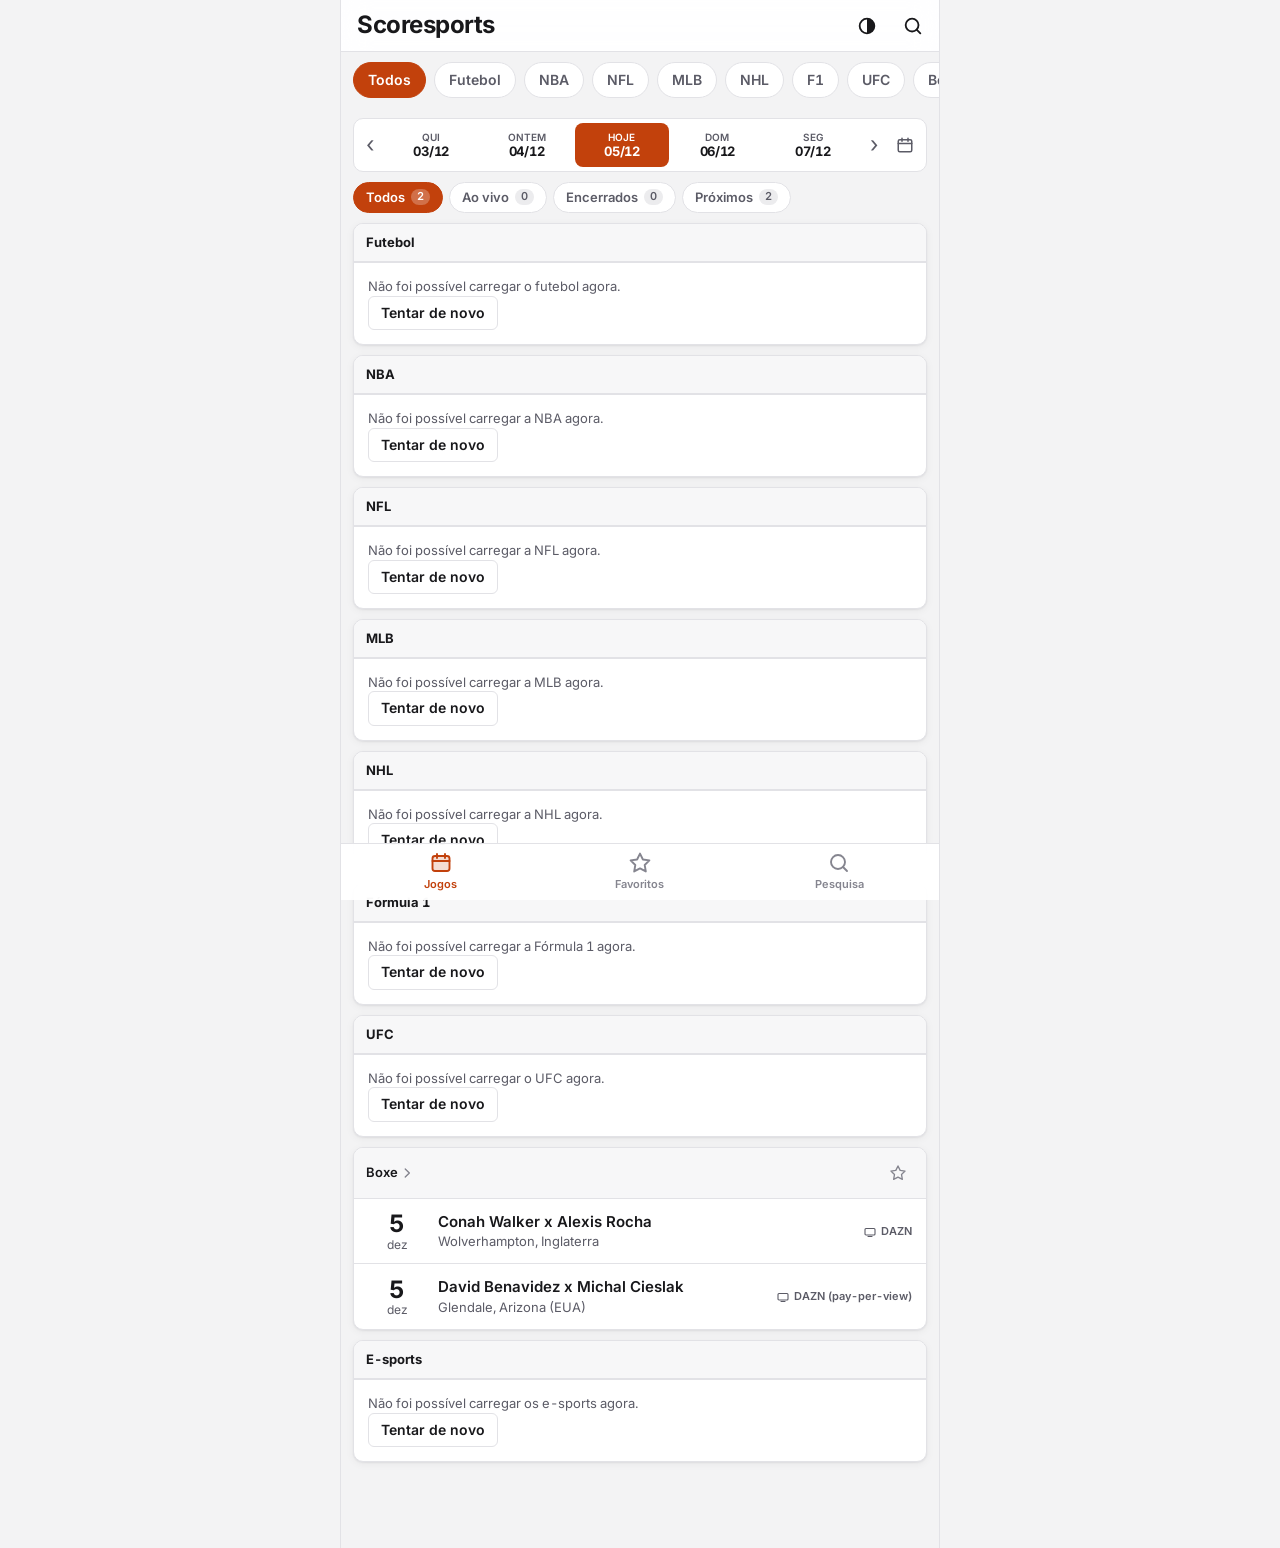
<file: docs/index.html>
<!DOCTYPE html>
<html lang="pt-BR">
<head>
  <meta charset="utf-8">
  <meta name="viewport" content="width=device-width, initial-scale=1, viewport-fit=cover">
  <title>Scoresports</title>
  <meta name="color-scheme" content="light dark">
  <!-- o tema escolhido no botão do topo, antes de desenhar (sem piscar no tema errado) -->
  <script>try{var t=localStorage.getItem("ss:tema");if(t==="claro"||t==="escuro")document.documentElement.setAttribute("data-tema",t)}catch(e){}</script>
  <!-- abre a conexão com a ESPN enquanto o app carrega: o primeiro pedido sai mais rápido -->
  <link rel="preconnect" href="https://site.api.espn.com" crossorigin>
  <link rel="preconnect" href="https://a.espncdn.com">
  <link rel="dns-prefetch" href="https://sports.core.api.espn.com">
  <link rel="stylesheet" href="./style.css">
  <link rel="icon" href="data:image/svg+xml,<svg xmlns='http://www.w3.org/2000/svg' viewBox='0 0 100 100'><circle cx='50' cy='50' r='40' fill='%23ea580c'/></svg>">
  <link rel="manifest" href="./manifest.webmanifest">
  <meta name="theme-color" content="#0f0f11">
  <meta name="mobile-web-app-capable" content="yes">
  <meta name="apple-mobile-web-app-capable" content="yes">
  <meta name="apple-mobile-web-app-status-bar-style" content="black-translucent">
  <meta name="apple-mobile-web-app-title" content="Scoresports">
  <link rel="apple-touch-icon" href="./apple-touch-icon.png">
</head>
<body>
  <div class="app">
    <header class="topo-pagina na-raiz" id="topo-pagina">
      <button class="botao-topo" id="voltar-pagina" type="button" aria-label="Voltar" hidden>
        <svg viewBox="0 0 24 24" width="24" height="24" aria-hidden="true"><path d="M15 5l-7 7 7 7" fill="none" stroke="currentColor" stroke-width="2.2" stroke-linecap="round" stroke-linejoin="round"/></svg>
      </button>
      <h1 class="titulo-pagina" id="titulo-pagina">Scoresports</h1>
      <div class="acoes-pagina" id="acoes-pagina"></div>
      <button class="botao-topo" id="tema-pagina" type="button" aria-label="Tema: automático"></button>
      <button class="botao-topo" id="busca-pagina" type="button" aria-label="Procurar time, jogador ou competição">
        <svg viewBox="0 0 24 24" width="22" height="22" aria-hidden="true"><circle cx="11" cy="11" r="7" fill="none" stroke="currentColor" stroke-width="2"/><path d="M20 20l-4-4" stroke="currentColor" stroke-width="2" stroke-linecap="round"/></svg>
      </button>
    </header>

    <main class="pagina" id="pagina" aria-live="polite">
      <div class="esqueleto esqueleto-lista esqueleto-inicial" role="status"><span class="visualmente-oculto">Carregando…</span><div class="esq-cartao"><div class="esq-cabeca"><i class="esq-barra esq-escudo-p"></i><i class="esq-barra esq-titulo"></i></div><div class="esq-jogo"><i class="esq-barra esq-hora"></i><div class="esq-times"><i class="esq-barra esq-linha"></i><i class="esq-barra esq-linha esq-curta"></i></div><i class="esq-barra esq-placar"></i></div><div class="esq-jogo"><i class="esq-barra esq-hora"></i><div class="esq-times"><i class="esq-barra esq-linha"></i><i class="esq-barra esq-linha esq-curta"></i></div><i class="esq-barra esq-placar"></i></div><div class="esq-jogo"><i class="esq-barra esq-hora"></i><div class="esq-times"><i class="esq-barra esq-linha"></i><i class="esq-barra esq-linha esq-curta"></i></div><i class="esq-barra esq-placar"></i></div></div></div>
    </main>

    <nav class="barra-baixo" id="barra-baixo" aria-label="Seções">
      <button class="aba-baixo" type="button" data-aba="jogos" aria-current="page">
        <svg viewBox="0 0 24 24" width="24" height="24" aria-hidden="true"><rect x="3.5" y="5" width="17" height="15" rx="2.5" fill="none" stroke="currentColor" stroke-width="1.9"/><path d="M3.5 10h17M8 3v4M16 3v4" stroke="currentColor" stroke-width="1.9" stroke-linecap="round"/></svg>
        <span>Jogos</span>
      </button>
      <button class="aba-baixo" type="button" data-aba="favoritos">
        <svg viewBox="0 0 24 24" width="24" height="24" aria-hidden="true"><path d="M12 2.6l2.9 5.88 6.49.94-4.7 4.58 1.11 6.46L12 17.41l-5.8 3.05 1.11-6.46-4.7-4.58 6.49-.94z" fill="none" stroke="currentColor" stroke-width="1.9" stroke-linejoin="round"/></svg>
        <span>Favoritos</span>
      </button>
      <button class="aba-baixo" type="button" data-aba="pesquisa">
        <svg viewBox="0 0 24 24" width="24" height="24" aria-hidden="true"><circle cx="11" cy="11" r="7" fill="none" stroke="currentColor" stroke-width="1.9"/><path d="M20 20l-4-4" stroke="currentColor" stroke-width="1.9" stroke-linecap="round"/></svg>
        <span>Pesquisa</span>
      </button>
    </nav>
  </div>

  <script src="./nba_quadra.js"></script>
  <script src="./notas_regras.js"></script>
  <script src="./campinho_regras.js"></script>
  <script src="./esports_regras.js"></script>
  <script src="./fotos_regras.js"></script>
  <script src="./visual_regras.js"></script>
  <script src="./liga_regras.js"></script>
  <script src="./kings_regras.js"></script>
  <script src="./rotas.js"></script>
  <script src="./app.js"></script>
  <script src="./esportes.js"></script>
  <script src="./fotos.js"></script>
  <script src="./campinho.js"></script>
  <script src="./esports.js"></script>
  <script src="./liga.js"></script>
  <script src="./kings.js"></script>
  <script src="./busca_regras.js"></script>
  <script src="./inicio.js"></script>
  <script src="./regras_esportes.js"></script>
  <script src="./time_dados.js"></script>
  <script src="./cache_regras.js"></script>
  <script src="./direto.js"></script>
  <script src="./registrar.js"></script>
  <script src="./chave_regras.js"></script>
  <script src="./navegacao.js"></script>
  <script src="./chave.js"></script>
</body>
</html>
</file>
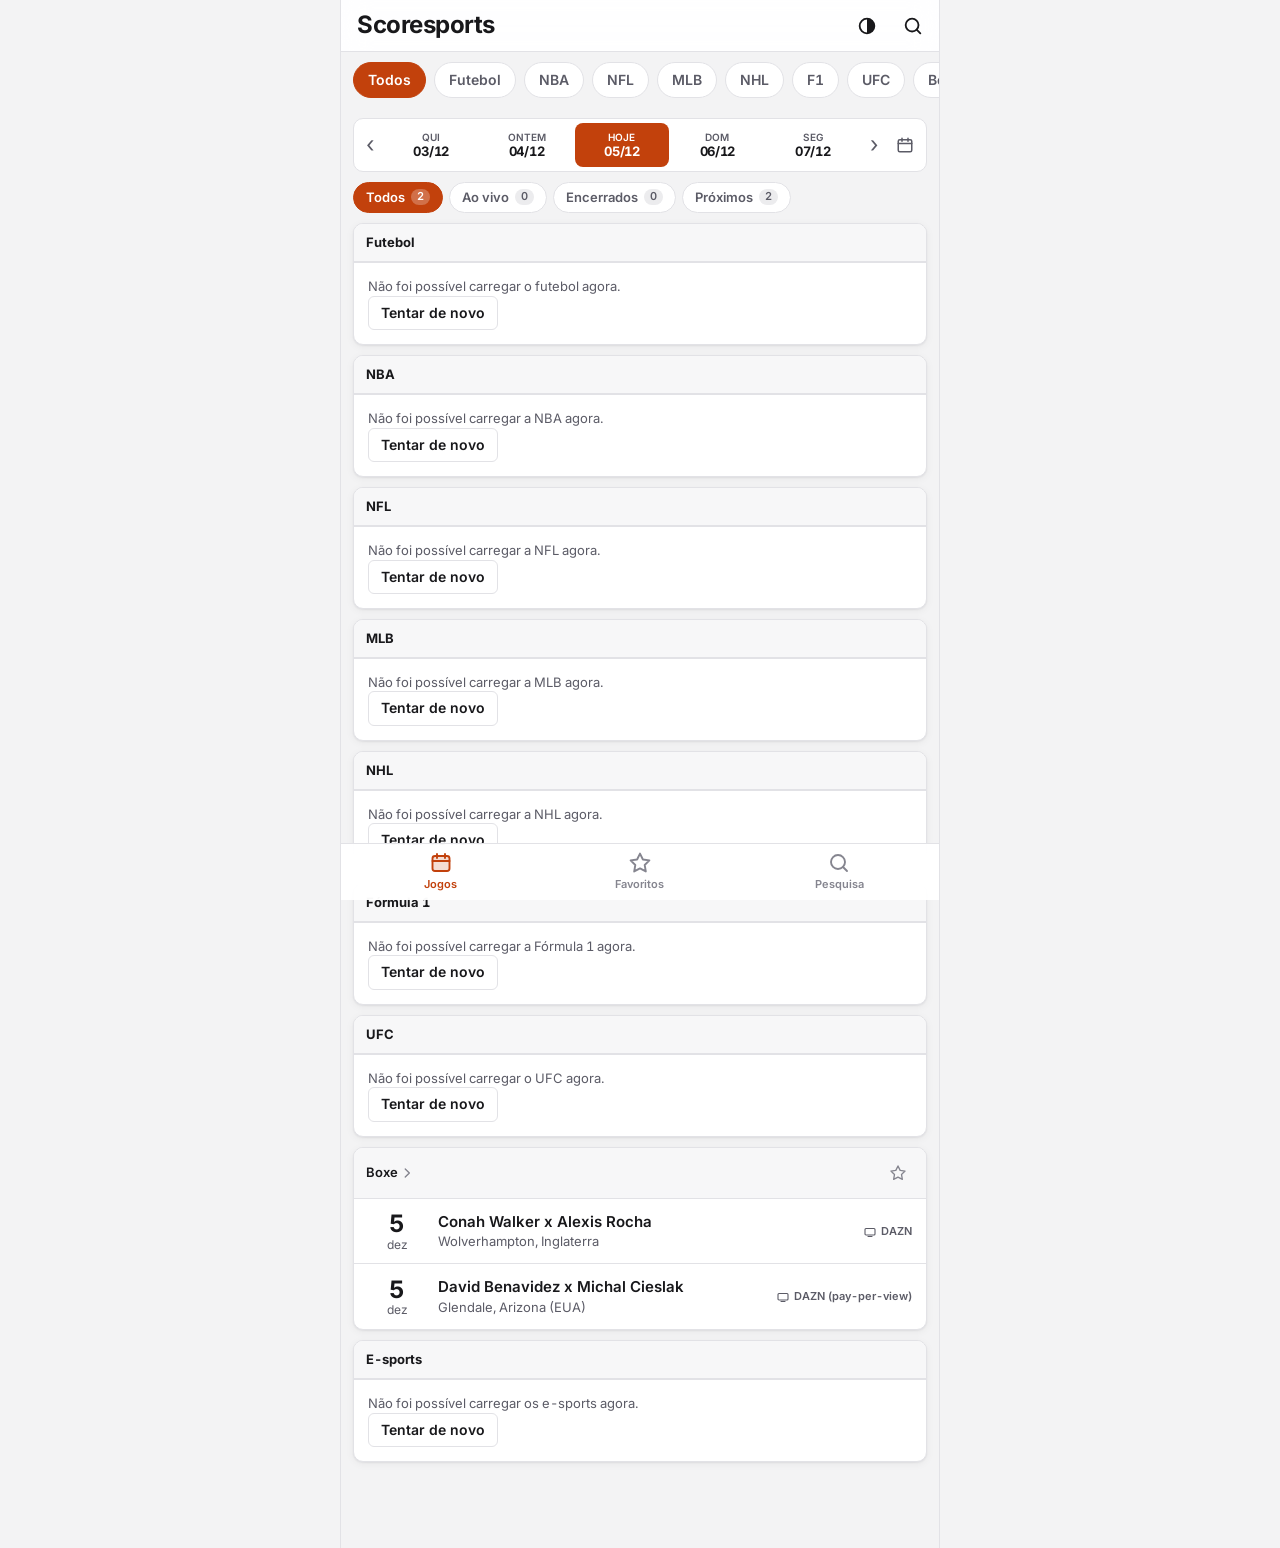
<file: docs/apk/index.html>
<!DOCTYPE html>
<html lang="pt-BR">
<head>
  <meta charset="utf-8">
  <meta name="viewport" content="width=device-width, initial-scale=1, viewport-fit=cover">
  <title>Scoresports</title>
  <meta name="color-scheme" content="light dark">
  <!-- o tema escolhido no botão do topo, antes de desenhar (sem piscar no tema errado) -->
  <script>try{var t=localStorage.getItem("ss:tema");if(t==="claro"||t==="escuro")document.documentElement.setAttribute("data-tema",t)}catch(e){}</script>
  <!-- abre a conexão com a ESPN enquanto o app carrega: o primeiro pedido sai mais rápido -->
  <link rel="preconnect" href="https://site.api.espn.com" crossorigin>
  <link rel="preconnect" href="https://a.espncdn.com">
  <link rel="dns-prefetch" href="https://sports.core.api.espn.com">
  <link rel="stylesheet" href="./style.css">
  <link rel="icon" href="data:image/svg+xml,<svg xmlns='http://www.w3.org/2000/svg' viewBox='0 0 100 100'><circle cx='50' cy='50' r='40' fill='%23ea580c'/></svg>">
  <link rel="manifest" href="./manifest.webmanifest">
  <meta name="theme-color" content="#0f0f11">
  <meta name="mobile-web-app-capable" content="yes">
  <meta name="apple-mobile-web-app-capable" content="yes">
  <meta name="apple-mobile-web-app-status-bar-style" content="black-translucent">
  <meta name="apple-mobile-web-app-title" content="Scoresports">
  <link rel="apple-touch-icon" href="./apple-touch-icon.png">
</head>
<body>
  <div class="app">
    <header class="topo-pagina na-raiz" id="topo-pagina">
      <button class="botao-topo" id="voltar-pagina" type="button" aria-label="Voltar" hidden>
        <svg viewBox="0 0 24 24" width="24" height="24" aria-hidden="true"><path d="M15 5l-7 7 7 7" fill="none" stroke="currentColor" stroke-width="2.2" stroke-linecap="round" stroke-linejoin="round"/></svg>
      </button>
      <h1 class="titulo-pagina" id="titulo-pagina">Scoresports</h1>
      <div class="acoes-pagina" id="acoes-pagina"></div>
      <button class="botao-topo" id="tema-pagina" type="button" aria-label="Tema: automático"></button>
      <button class="botao-topo" id="busca-pagina" type="button" aria-label="Procurar time, jogador ou competição">
        <svg viewBox="0 0 24 24" width="22" height="22" aria-hidden="true"><circle cx="11" cy="11" r="7" fill="none" stroke="currentColor" stroke-width="2"/><path d="M20 20l-4-4" stroke="currentColor" stroke-width="2" stroke-linecap="round"/></svg>
      </button>
    </header>

    <main class="pagina" id="pagina" aria-live="polite">
      <div class="esqueleto esqueleto-lista esqueleto-inicial" role="status"><span class="visualmente-oculto">Carregando…</span><div class="esq-cartao"><div class="esq-cabeca"><i class="esq-barra esq-escudo-p"></i><i class="esq-barra esq-titulo"></i></div><div class="esq-jogo"><i class="esq-barra esq-hora"></i><div class="esq-times"><i class="esq-barra esq-linha"></i><i class="esq-barra esq-linha esq-curta"></i></div><i class="esq-barra esq-placar"></i></div><div class="esq-jogo"><i class="esq-barra esq-hora"></i><div class="esq-times"><i class="esq-barra esq-linha"></i><i class="esq-barra esq-linha esq-curta"></i></div><i class="esq-barra esq-placar"></i></div><div class="esq-jogo"><i class="esq-barra esq-hora"></i><div class="esq-times"><i class="esq-barra esq-linha"></i><i class="esq-barra esq-linha esq-curta"></i></div><i class="esq-barra esq-placar"></i></div></div></div>
    </main>

    <nav class="barra-baixo" id="barra-baixo" aria-label="Seções">
      <button class="aba-baixo" type="button" data-aba="jogos" aria-current="page">
        <svg viewBox="0 0 24 24" width="24" height="24" aria-hidden="true"><rect x="3.5" y="5" width="17" height="15" rx="2.5" fill="none" stroke="currentColor" stroke-width="1.9"/><path d="M3.5 10h17M8 3v4M16 3v4" stroke="currentColor" stroke-width="1.9" stroke-linecap="round"/></svg>
        <span>Jogos</span>
      </button>
      <button class="aba-baixo" type="button" data-aba="favoritos">
        <svg viewBox="0 0 24 24" width="24" height="24" aria-hidden="true"><path d="M12 2.6l2.9 5.88 6.49.94-4.7 4.58 1.11 6.46L12 17.41l-5.8 3.05 1.11-6.46-4.7-4.58 6.49-.94z" fill="none" stroke="currentColor" stroke-width="1.9" stroke-linejoin="round"/></svg>
        <span>Favoritos</span>
      </button>
      <button class="aba-baixo" type="button" data-aba="pesquisa">
        <svg viewBox="0 0 24 24" width="24" height="24" aria-hidden="true"><circle cx="11" cy="11" r="7" fill="none" stroke="currentColor" stroke-width="1.9"/><path d="M20 20l-4-4" stroke="currentColor" stroke-width="1.9" stroke-linecap="round"/></svg>
        <span>Pesquisa</span>
      </button>
    </nav>
  </div>

  <script src="./nba_quadra.js"></script>
  <script src="./notas_regras.js"></script>
  <script src="./campinho_regras.js"></script>
  <script src="./esports_regras.js"></script>
  <script src="./fotos_regras.js"></script>
  <script src="./visual_regras.js"></script>
  <script src="./liga_regras.js"></script>
  <script src="./kings_regras.js"></script>
  <script src="./rotas.js"></script>
  <script src="./app.js"></script>
  <script src="./esportes.js"></script>
  <script src="./fotos.js"></script>
  <script src="./campinho.js"></script>
  <script src="./esports.js"></script>
  <script src="./liga.js"></script>
  <script src="./kings.js"></script>
  <script src="./busca_regras.js"></script>
  <script src="./inicio.js"></script>
  <script src="./regras_esportes.js"></script>
  <script src="./time_dados.js"></script>
  <script src="./cache_regras.js"></script>
  <script src="./direto.js"></script>
  <script src="./registrar.js"></script>
  <script src="./android.js"></script>
  <script src="./chave_regras.js"></script>
  <script src="./navegacao.js"></script>
  <script src="./chave.js"></script>
</body>
</html>
</file>
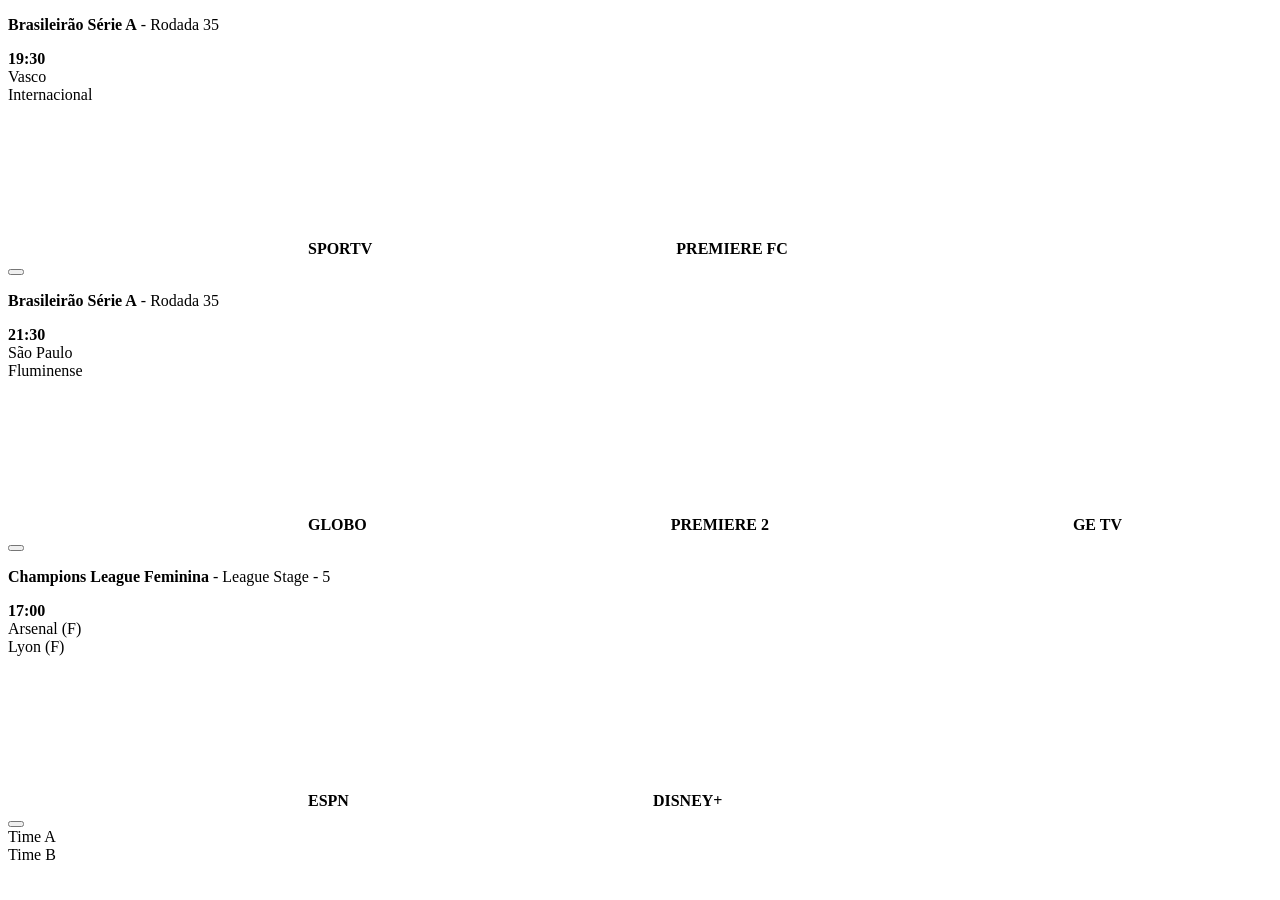
<file: testes/amostras/futebolnatv_hoje.html>
<!doctype html><html lang="pt-BR"><head><meta charset="utf-8"><title>Amostra montada à mão no formato da lista do dia do futebolnatv.com.br (19/11/2026)</title></head><body>
<section>
<article class="match" data-league="1198" data-teams="1 2" data-ts="1795127400" data-status="upcoming"><a href="/aovivo/vasco-x-internacional.html" class="m-link" aria-label="Vasco x Internacional"></a><div class="m-head"><p><b>Brasileirão Série A</b> - Rodada  35</p></div><div class="m-body"><div class="m-time"><strong>19:30</strong> </div><div class="m-teams"><div class="m-team "><span class="m-name">Vasco</span></div><div class="m-team "><span class="m-name">Internacional</span></div></div></div><div class="m-channels"><span><svg><use href="#i-tv"></use></svg><b>SPORTV</b> </span><span><svg><use href="#i-tv"></use></svg><b>PREMIERE FC</b> </span></div><button type="button" class="follow" aria-label="Seguir partida"></button></article>
<article class="match" data-league="1198" data-teams="3 4" data-ts="1795134600" data-status="upcoming"><a href="/aovivo/sao-paulo-x-fluminense.html" class="m-link" aria-label="São Paulo x Fluminense"></a><div class="m-head"><p><b>Brasileirão Série A</b> - Rodada  35</p></div><div class="m-body"><div class="m-time"><strong>21:30</strong> </div><div class="m-teams"><div class="m-team "><span class="m-name">São Paulo</span></div><div class="m-team "><span class="m-name">Fluminense</span></div></div></div><div class="m-channels"><span><svg><use href="#i-tv"></use></svg><b>GLOBO</b> </span><span><svg><use href="#i-tv"></use></svg><b>PREMIERE 2</b> </span><span><svg><use href="#i-tv"></use></svg><b>GE TV</b> </span></div><button type="button" class="follow" aria-label="Seguir partida"></button></article>
<article class="match" data-league="9" data-teams="5 6" data-ts="1795118400" data-status="upcoming"><a href="/aovivo/arsenal-f-x-lyon-f.html" class="m-link" aria-label="Arsenal (F) x Lyon (F)"></a><div class="m-head"><p><b>Champions League Feminina</b> - League Stage - 5</p></div><div class="m-body"><div class="m-time"><strong>17:00</strong> </div><div class="m-teams"><div class="m-team "><span class="m-name">Arsenal (F)</span></div><div class="m-team "><span class="m-name">Lyon (F)</span></div></div></div><div class="m-channels"><span><svg><use href="#i-tv"></use></svg><b>ESPN</b> </span><span><svg><use href="#i-tv"></use></svg><b>DISNEY+</b> </span></div><button type="button" class="follow" aria-label="Seguir partida"></button></article>
<article class="match" data-league="9" data-teams="7 8" data-ts="1795118400" data-status="upcoming"><a href="/aovivo/sem-canal.html" class="m-link" aria-label="Sem canal"></a><div class="m-teams"><div class="m-team "><span class="m-name">Time A</span></div><div class="m-team "><span class="m-name">Time B</span></div></div></article>
</section></body></html>
</file>
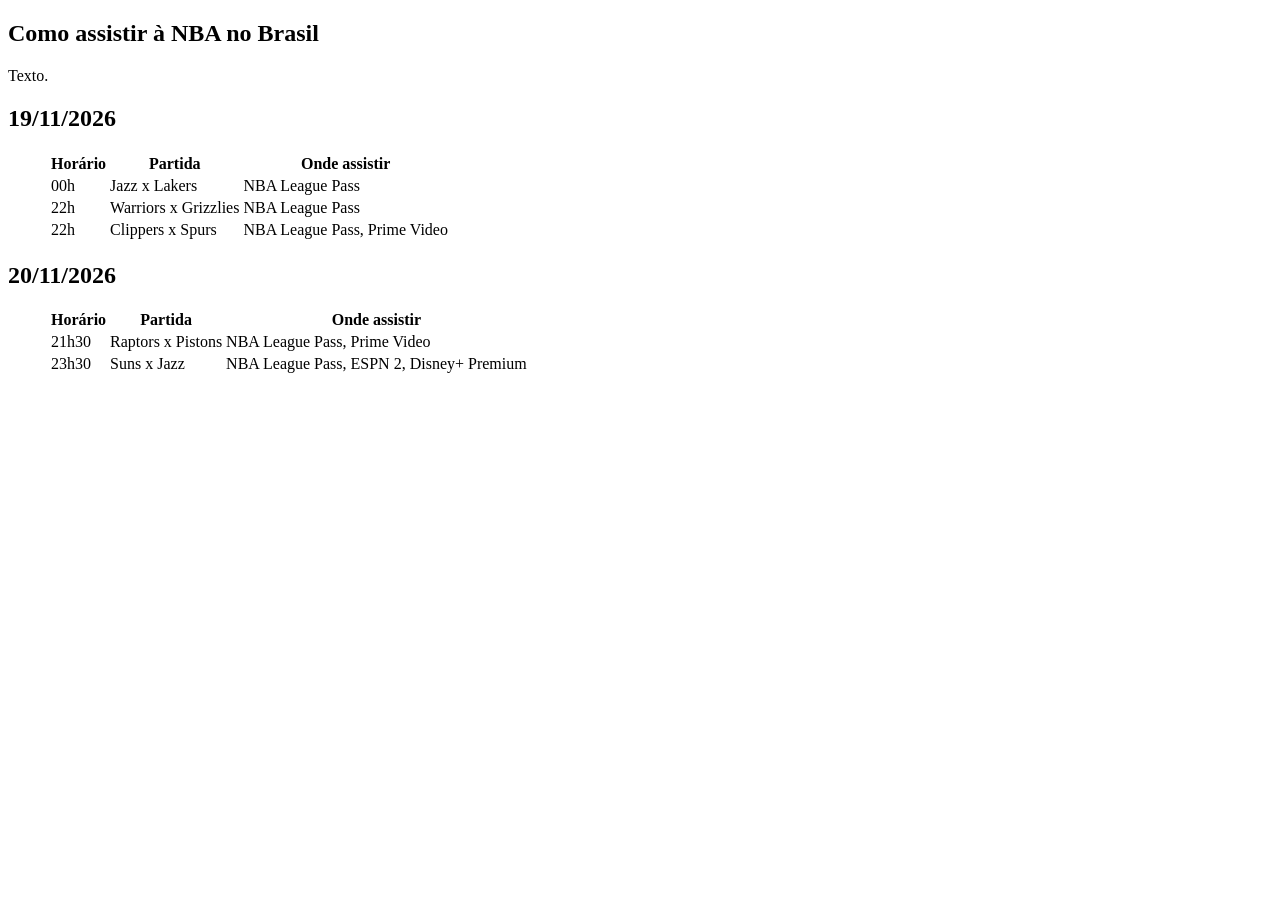
<file: testes/amostras/gameoverdrive_nba_mes.html>
<!doctype html><html lang="pt-BR"><head><meta charset="utf-8"><title>Amostra montada à mão no formato da lista do mês da NBA do gameoverdrive.com.br (novembro de 2026)</title></head><body>
<h2 class="wp-block-heading" id="como-assistir">Como assistir à NBA no Brasil</h2>
<p>Texto.</p>
<h2 class="wp-block-heading" id="19-11-2026">19/11/2026</h2>



<figure class="wp-block-table"><table class="has-fixed-layout"><thead><tr><th>Horário</th><th>Partida</th><th>Onde assistir</th></tr></thead><tbody><tr><td>00h</td><td>Jazz x Lakers</td><td>NBA League Pass</td></tr><tr><td>22h</td><td>Warriors x Grizzlies</td><td>NBA League Pass</td></tr><tr><td>22h</td><td>Clippers x Spurs</td><td>NBA League Pass, Prime Video</td></tr></tbody></table></figure>



<h2 class="wp-block-heading" id="20-11-2026">20/11/2026</h2>



<figure class="wp-block-table"><table class="has-fixed-layout"><thead><tr><th>Horário</th><th>Partida</th><th>Onde assistir</th></tr></thead><tbody><tr><td>21h30</td><td>Raptors x Pistons</td><td>NBA League Pass, Prime Video</td></tr><tr><td>23h30</td><td>Suns x Jazz</td><td>NBA League Pass, ESPN 2, Disney+ Premium</td></tr></tbody></table></figure>
</body></html>
</file>
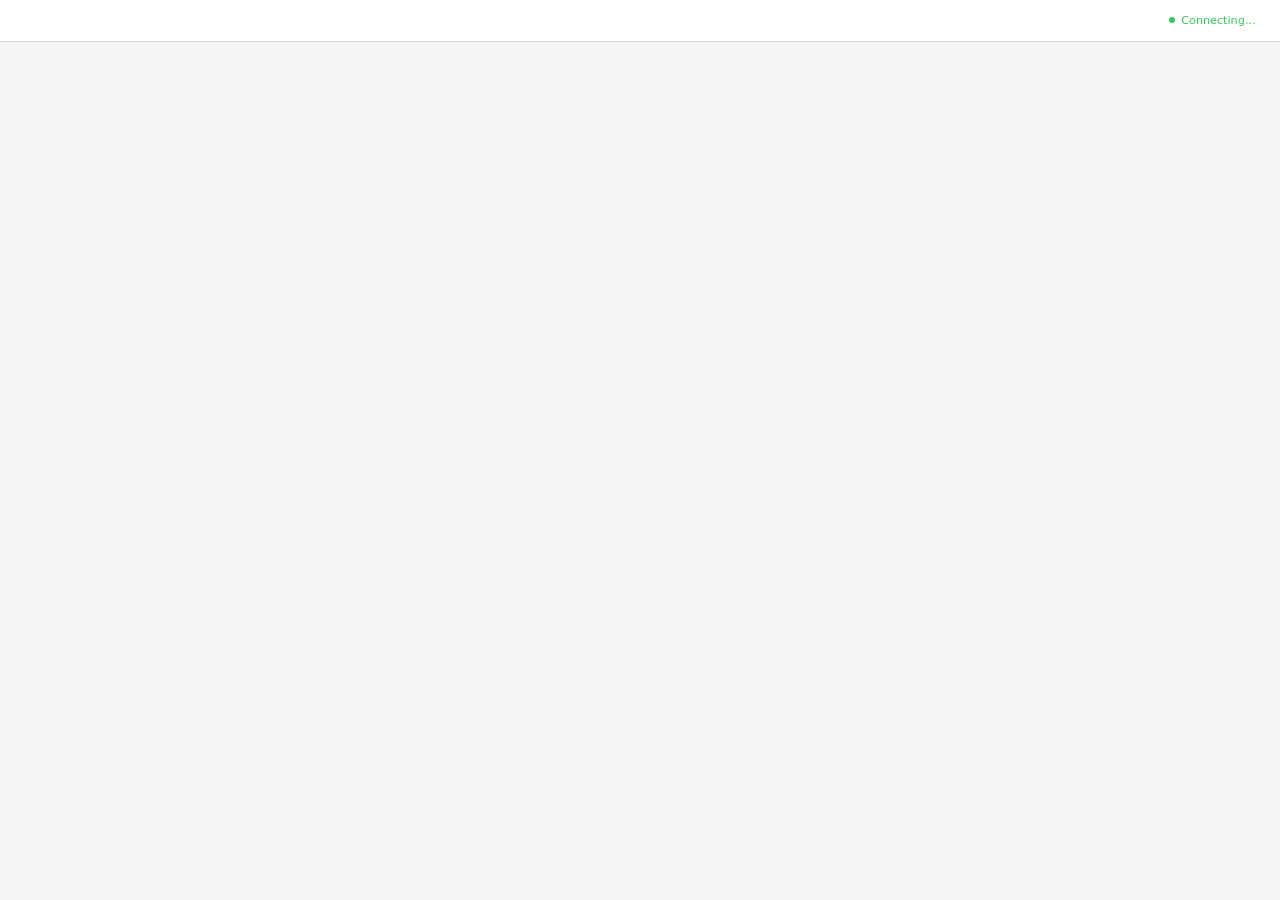
<file: .claude/skills/brainstorming/scripts/frame-template.html>
<!DOCTYPE html>
<html>
<head>
  <meta charset="utf-8">
  <title>Superpowers Brainstorming</title>
  <style>
    /*
     * BRAINSTORM COMPANION FRAME TEMPLATE
     *
     * This template provides a consistent frame with:
     * - OS-aware light/dark theming
     * - Header branding and connection status
     * - Scrollable main content area
     * - CSS helpers for common UI patterns
     *
     * Content is injected via placeholder comment in #frame-content.
     */

    * { box-sizing: border-box; margin: 0; padding: 0; }
    html, body { height: 100%; overflow: hidden; }

    /* ===== THEME VARIABLES ===== */
    :root {
      --bg-primary: #f5f5f7;
      --bg-secondary: #ffffff;
      --bg-tertiary: #e5e5e7;
      --border: #d1d1d6;
      --text-primary: #1d1d1f;
      --text-secondary: #86868b;
      --text-tertiary: #aeaeb2;
      --accent: #0071e3;
      --accent-hover: #0077ed;
      --success: #34c759;
      --warning: #ff9f0a;
      --error: #ff3b30;
      --selected-bg: #e8f4fd;
      --selected-border: #0071e3;
    }

    @media (prefers-color-scheme: dark) {
      :root {
        --bg-primary: #1d1d1f;
        --bg-secondary: #2d2d2f;
        --bg-tertiary: #3d3d3f;
        --border: #424245;
        --text-primary: #f5f5f7;
        --text-secondary: #86868b;
        --text-tertiary: #636366;
        --accent: #0a84ff;
        --accent-hover: #409cff;
        --selected-bg: rgba(10, 132, 255, 0.15);
        --selected-border: #0a84ff;
      }
    }

    body {
      font-family: system-ui, -apple-system, BlinkMacSystemFont, sans-serif;
      background: var(--bg-primary);
      color: var(--text-primary);
      display: flex;
      flex-direction: column;
      line-height: 1.5;
    }

    /* ===== FRAME STRUCTURE ===== */
    .brand { display: flex; align-items: center; min-width: 0; overflow: hidden; color: var(--text-secondary); line-height: 1; }
    .brand a { color: inherit; text-decoration: none; display: flex; align-items: center; gap: 0.5rem; min-width: 0; max-width: 100%; line-height: 1; }
    .brand-copy { display: block; min-width: 0; overflow: hidden; text-overflow: ellipsis; white-space: nowrap; line-height: 1; transform: translateY(-1px); }
    .brand-logo { display: block; height: 1em; width: auto; max-width: 180px; flex-shrink: 0; filter: invert(1); }
    @media (prefers-color-scheme: dark) {
      .brand-logo { filter: none; }
    }
    .status { font-size: 0.7rem; color: var(--status-color, var(--success)); display: flex; align-items: center; gap: 0.4rem; justify-self: end; white-space: nowrap; line-height: 1; }
    .status::before { content: ''; width: 6px; height: 6px; background: var(--status-color, var(--success)); border-radius: 50%; }

    .main { flex: 1; overflow-y: auto; }
    #frame-content { padding: 2rem; min-height: 100%; }

    .header {
      background: var(--bg-secondary);
      border-bottom: 1px solid var(--border);
      padding: 0.5rem 1.5rem;
      flex-shrink: 0;
      display: grid;
      grid-template-columns: minmax(0, 1fr) auto;
      align-items: center;
      gap: 1rem;
      min-height: 42px;
    }
    .header .brand { justify-self: start; width: 100%; font-size: 0.75rem; line-height: 1; }
    .header .status { grid-column: 2; line-height: 1; }
    .header span {
      font-size: 0.75rem;
      color: var(--text-secondary);
    }
    .header .selected-text {
      color: var(--accent);
      font-weight: 500;
    }

    /* ===== TYPOGRAPHY ===== */
    h2 { font-size: 1.5rem; font-weight: 600; margin-bottom: 0.5rem; }
    h3 { font-size: 1.1rem; font-weight: 600; margin-bottom: 0.25rem; }
    .subtitle { color: var(--text-secondary); margin-bottom: 1.5rem; }
    .section { margin-bottom: 2rem; }
    .label { font-size: 0.7rem; color: var(--text-secondary); text-transform: uppercase; letter-spacing: 0.05em; margin-bottom: 0.5rem; }

    /* ===== OPTIONS (for A/B/C choices) ===== */
    .options { display: flex; flex-direction: column; gap: 0.75rem; }
    .option {
      background: var(--bg-secondary);
      border: 2px solid var(--border);
      border-radius: 12px;
      padding: 1rem 1.25rem;
      cursor: pointer;
      transition: all 0.15s ease;
      display: flex;
      align-items: flex-start;
      gap: 1rem;
    }
    .option:hover { border-color: var(--accent); }
    .option.selected { background: var(--selected-bg); border-color: var(--selected-border); }
    .option .letter {
      background: var(--bg-tertiary);
      color: var(--text-secondary);
      width: 1.75rem; height: 1.75rem;
      border-radius: 6px;
      display: flex; align-items: center; justify-content: center;
      font-weight: 600; font-size: 0.85rem; flex-shrink: 0;
    }
    .option.selected .letter { background: var(--accent); color: white; }
    .option .content { flex: 1; }
    .option .content h3 { font-size: 0.95rem; margin-bottom: 0.15rem; }
    .option .content p { color: var(--text-secondary); font-size: 0.85rem; margin: 0; }

    /* ===== CARDS (for showing designs/mockups) ===== */
    .cards { display: grid; grid-template-columns: repeat(auto-fit, minmax(280px, 1fr)); gap: 1rem; }
    .card {
      background: var(--bg-secondary);
      border: 1px solid var(--border);
      border-radius: 12px;
      overflow: hidden;
      cursor: pointer;
      transition: all 0.15s ease;
    }
    .card:hover { border-color: var(--accent); transform: translateY(-2px); box-shadow: 0 4px 12px rgba(0,0,0,0.1); }
    .card.selected { border-color: var(--selected-border); border-width: 2px; }
    .card-image { background: var(--bg-tertiary); aspect-ratio: 16/10; display: flex; align-items: center; justify-content: center; }
    .card-body { padding: 1rem; }
    .card-body h3 { margin-bottom: 0.25rem; }
    .card-body p { color: var(--text-secondary); font-size: 0.85rem; }

    /* ===== MOCKUP CONTAINER ===== */
    .mockup {
      background: var(--bg-secondary);
      border: 1px solid var(--border);
      border-radius: 12px;
      overflow: hidden;
      margin-bottom: 1.5rem;
    }
    .mockup-header {
      background: var(--bg-tertiary);
      padding: 0.5rem 1rem;
      font-size: 0.75rem;
      color: var(--text-secondary);
      border-bottom: 1px solid var(--border);
    }
    .mockup-body { padding: 1.5rem; }

    /* ===== SPLIT VIEW (side-by-side comparison) ===== */
    .split { display: grid; grid-template-columns: 1fr 1fr; gap: 1.5rem; }
    @media (max-width: 700px) { .split { grid-template-columns: 1fr; } }

    /* ===== PROS/CONS ===== */
    .pros-cons { display: grid; grid-template-columns: 1fr 1fr; gap: 1rem; margin: 1rem 0; }
    .pros, .cons { background: var(--bg-secondary); border-radius: 8px; padding: 1rem; }
    .pros h4 { color: var(--success); font-size: 0.85rem; margin-bottom: 0.5rem; }
    .cons h4 { color: var(--error); font-size: 0.85rem; margin-bottom: 0.5rem; }
    .pros ul, .cons ul { margin-left: 1.25rem; font-size: 0.85rem; color: var(--text-secondary); }
    .pros li, .cons li { margin-bottom: 0.25rem; }

    /* ===== PLACEHOLDER (for mockup areas) ===== */
    .placeholder {
      background: var(--bg-tertiary);
      border: 2px dashed var(--border);
      border-radius: 8px;
      padding: 2rem;
      text-align: center;
      color: var(--text-tertiary);
    }

    /* ===== INLINE MOCKUP ELEMENTS ===== */
    .mock-nav { background: var(--accent); color: white; padding: 0.75rem 1rem; display: flex; gap: 1.5rem; font-size: 0.9rem; }
    .mock-sidebar { background: var(--bg-tertiary); padding: 1rem; min-width: 180px; }
    .mock-content { padding: 1.5rem; flex: 1; }
    .mock-button { background: var(--accent); color: white; border: none; padding: 0.5rem 1rem; border-radius: 6px; font-size: 0.85rem; }
    .mock-input { background: var(--bg-primary); border: 1px solid var(--border); border-radius: 6px; padding: 0.5rem; width: 100%; }
  </style>
</head>
<body>
  <div class="header">
    <!-- BRANDING -->
    <div class="status">Connecting…</div>
  </div>

  <div class="main">
    <div id="frame-content">
      <!-- CONTENT -->
    </div>
  </div>

</body>
</html>
</file>
<file: docs/style.css>
/* ---------- Fonte (embutida no app, funciona sem internet) ---------- */
@font-face {
  font-family: "Inter";
  src: url("fontes/inter.woff2") format("woff2");
  font-weight: 100 900;
  font-display: swap;
}

/* ---------- Tokens ---------- */
/* Tema claro (branco com laranja) é o padrão; o escuro (preto com laranja) vale quando o aparelho está no modo
   escuro ou quando a pessoa escolhe no botão do topo (data-tema="claro" ou "escuro" no <html>, guardado no
   aparelho). No APK o Android diz "escuro" para a página mesmo com o celular no claro: por isso o botão. */
:root {
  --fundo: #f3f3f4;
  --superficie: #ffffff;
  --superficie-2: #f7f7f8;
  --superficie-3: #ececee;
  --linha: #e2e2e6;
  --texto: #18181b;
  --texto-2: #5b5b66;
  --texto-3: #85858f;
  --marca: #c2410c; /* laranja: 5,2:1 sobre o branco */
  --marca-suave: rgba(194, 65, 12, 0.1);
  --texto-sobre-marca: #ffffff;
  --ao-vivo: #e8364c;
  --vitoria: #1f9d5c;
  --texto-sobre-resultado: #fff; /* texto nas placas de vitória, empate e derrota */
  --derrota: #d23c52;
  --empate: #b5891a;
  /* nota do Scoresports: as mesmas cores nos dois temas */
  --nota-vermelho: #d92638;
  --nota-laranja: #f0800a;
  --nota-amarelo: #e9b200;
  --nota-verde: #2fbf5f;
  --nota-verde-azulado: #19b5bd;
  --nota-azul: #3b4fe0;
  --campo-fundo: #e6f2ea;
  --campo-linha: #c5dccc;
  --sombra: 0 1px 2px rgba(24, 24, 27, 0.06), 0 2px 8px rgba(24, 24, 27, 0.05);
  --raio: 10px;
  --raio-pequeno: 6px;
  --fonte: "Inter", system-ui, -apple-system, "Segoe UI", Roboto, sans-serif;
  --fonte-placar: "Inter", system-ui, sans-serif;
  color-scheme: light;
}

@media (prefers-color-scheme: dark) {
  :root:not([data-tema="claro"]) {
    --fundo: #0f0f11;
    --superficie: #18181b;
    --superficie-2: #202024;
    --superficie-3: #29292e;
    --linha: #313137;
    --texto: #f1f1f3;
    --texto-2: #a8a8b3;
    --texto-3: #7d7d88;
    --marca: #ff8a3d; /* laranja: 7,4:1 sobre o fundo */
    --marca-suave: rgba(255, 138, 61, 0.15);
    --texto-sobre-marca: #1a0b00;
    --ao-vivo: #ff5a6e;
    --vitoria: #3ccf86;
    --texto-sobre-resultado: #0b1220; /* as cores do tema escuro são claras: texto escuro por cima */
    --derrota: #ff6a7d;
    --empate: #e0b43d;
    --campo-fundo: #1b2721;
    --campo-linha: #33473e;
    --sombra: 0 1px 2px rgba(0, 0, 0, 0.35);
    color-scheme: dark;
  }
}

:root[data-tema="escuro"] {
  --fundo: #0f0f11;
  --superficie: #18181b;
  --superficie-2: #202024;
  --superficie-3: #29292e;
  --linha: #313137;
  --texto: #f1f1f3;
  --texto-2: #a8a8b3;
  --texto-3: #7d7d88;
  --marca: #ff8a3d;
  --marca-suave: rgba(255, 138, 61, 0.15);
  --texto-sobre-marca: #1a0b00;
  --ao-vivo: #ff5a6e;
  --vitoria: #3ccf86;
  --texto-sobre-resultado: #0b1220;
  --derrota: #ff6a7d;
  --empate: #e0b43d;
  --campo-fundo: #1b2721;
  --campo-linha: #33473e;
  --sombra: 0 1px 2px rgba(0, 0, 0, 0.35);
  color-scheme: dark;
}

* { box-sizing: border-box; }

html, body { margin: 0; }

body {
  background: var(--fundo);
  color: var(--texto);
  font-family: var(--fonte);
  font-size: 15px;
  line-height: 1.45;
  -webkit-font-smoothing: antialiased;
  font-feature-settings: "tnum" 1, "cv11" 1; /* números com largura fixa */
}

button, input, select { font: inherit; color: inherit; }

button { cursor: pointer; }

a { color: var(--marca); }

:focus-visible { outline: 2px solid var(--marca); outline-offset: 2px; border-radius: 4px; }

img { max-width: 100%; }

[hidden] { display: none !important; }

.numero { font-variant-numeric: tabular-nums; }

/* ---------- Moldura: topo da página, página e barra de baixo ---------- */
.app {
  max-width: 600px;
  margin: 0 auto;
  min-height: 100dvh;
}

.topo-pagina {
  position: sticky;
  top: 0;
  z-index: 30;
  display: flex;
  align-items: center;
  gap: 2px;
  min-height: calc(52px + env(safe-area-inset-top, 0px));
  padding: env(safe-area-inset-top, 0px) 4px 0;
  background: color-mix(in srgb, var(--superficie) 92%, transparent);
  -webkit-backdrop-filter: saturate(1.6) blur(14px);
  backdrop-filter: saturate(1.6) blur(14px);
  border-bottom: 1px solid var(--linha);
}
.titulo-pagina {
  flex: 1;
  min-width: 0;
  margin: 0 6px;
  font-size: 1.0625rem;
  font-weight: 700;
  white-space: nowrap;
  overflow: hidden;
  text-overflow: ellipsis;
}
.topo-pagina.na-raiz .titulo-pagina { font-size: 1.5rem; letter-spacing: -0.02em; margin-left: 12px; }
.botao-topo {
  flex: none;
  display: inline-grid;
  place-items: center;
  width: 44px;
  height: 44px;
  border: 0;
  border-radius: 50%;
  background: none;
  color: var(--texto);
}
.botao-topo:hover { background: var(--superficie-2); }
.titulo-bloco { display: grid; min-width: 0; line-height: 1.2; }
.titulo-texto { overflow: hidden; text-overflow: ellipsis; white-space: nowrap; }
.subtitulo-pagina { font-size: 0.75rem; font-weight: 500; color: var(--texto-2); overflow: hidden; text-overflow: ellipsis; white-space: nowrap; }
.titulo-botao {
  display: inline-flex;
  align-items: center;
  gap: 4px;
  max-width: 100%;
  min-height: 44px;
  padding: 0 6px;
  margin-left: -6px;
  border: 0;
  border-radius: 8px;
  background: none;
  color: inherit;
  font: inherit;
  text-align: left;
}
.titulo-botao:hover { background: var(--superficie-2); }
.titulo-botao svg { flex: none; color: var(--texto-3); }
.acoes-pagina { display: flex; align-items: center; gap: 2px; }
.acoes-pagina:empty { display: none; }
.acoes-pagina .estrela { width: 44px; height: 44px; }

.pagina { padding: 12px 12px calc(76px + env(safe-area-inset-bottom, 0px)); }

.barra-baixo {
  position: fixed;
  left: 50%;
  bottom: 0;
  transform: translateX(-50%);
  z-index: 30;
  width: 100%;
  max-width: 600px;
  display: grid;
  grid-template-columns: repeat(3, 1fr);
  padding-bottom: env(safe-area-inset-bottom, 0px);
  background: color-mix(in srgb, var(--superficie) 94%, transparent);
  -webkit-backdrop-filter: saturate(1.6) blur(14px);
  backdrop-filter: saturate(1.6) blur(14px);
  border-top: 1px solid var(--linha);
}
.aba-baixo {
  min-height: 56px;
  display: grid;
  justify-items: center;
  align-content: center;
  gap: 2px;
  border: 0;
  background: none;
  color: var(--texto-3);
  font-size: 0.6875rem;
  font-weight: 600;
  -webkit-tap-highlight-color: transparent;
}
.aba-baixo:hover { color: var(--texto-2); }
.aba-baixo[aria-current="page"] { color: var(--marca); }
.aba-baixo[aria-current="page"] svg path[stroke-linejoin], .aba-baixo[aria-current="page"] svg rect { fill: color-mix(in srgb, var(--marca) 18%, transparent); }

/* chips de esporte na aba Jogos: ficam presos logo abaixo do topo */
.chips-esporte {
  position: sticky;
  top: calc(52px + env(safe-area-inset-top, 0px));
  z-index: 20;
  display: flex;
  gap: 8px;
  overflow-x: auto;
  scrollbar-width: none;
  margin: -12px -12px 10px;
  padding: 10px 12px;
  background: var(--fundo);
}
.chips-esporte::-webkit-scrollbar { display: none; }
.chip-esporte {
  position: relative;
  flex: none;
  min-height: 36px;
  padding: 0 14px;
  border: 1px solid var(--linha);
  border-radius: 999px;
  background: var(--superficie);
  color: var(--texto-2);
  font-size: 0.875rem;
  font-weight: 600;
}
.chip-esporte:hover { color: var(--texto); border-color: var(--texto-3); }
.chip-esporte[aria-pressed="true"] { background: var(--marca); border-color: var(--marca); color: var(--texto-sobre-marca); }
.nota-grupo { margin: -2px 2px 10px; }
.seus-favoritos { margin-top: 18px; padding-bottom: 6px; }
.seus-favoritos .lateral-secao { padding: 4px 8px; }
.seus-favoritos .item-lateral { min-height: 44px; }

.abre-liga { position: relative; display: inline-flex; align-items: center; gap: 2px; min-height: 32px; }
.abre-liga svg { color: var(--texto-3); }

@media (min-width: 640px) {
  .app { border-left: 1px solid var(--linha); border-right: 1px solid var(--linha); background: var(--fundo); }
  .barra-baixo { border-left: 1px solid var(--linha); border-right: 1px solid var(--linha); }
}

/* ---------- Listas de favoritos e competições ---------- */
.lateral-secao { padding: 6px 0; border-top: 1px solid var(--linha); }
.lateral-rotulo {
  font-size: 11px;
  font-weight: 700;
  letter-spacing: 0.06em;
  text-transform: uppercase;
  color: var(--texto-3);
  padding: 8px 10px 4px;
}
.lateral-subrotulo { font-size: 12px; font-weight: 600; color: var(--texto-2); padding: 10px 10px 2px; }
.lateral-acao { padding: 6px 10px; }
.lateral-secao .nota { padding: 0 10px; }

.item-lateral {
  display: flex;
  align-items: center;
  gap: 8px;
  width: 100%;
  min-width: 0;
  border: 0;
  background: none;
  text-align: left;
  padding: 7px 10px;
  border-radius: 8px;
  font-size: 14px;
  color: var(--texto);
}
.item-lateral:hover { background: var(--superficie-2); }
.item-lateral[aria-current="true"] { background: var(--marca-suave); color: var(--marca); font-weight: 600; }
.item-lateral .logo { width: 18px; height: 18px; }
.item-nome { flex: 1; min-width: 0; overflow: hidden; text-overflow: ellipsis; white-space: nowrap; }
.item-esporte { font-size: 11px; color: var(--texto-3); }

.item-liga { display: flex; align-items: center; gap: 2px; }
.item-liga .item-lateral { flex: 1; }
.item-liga .estrela { opacity: 0; }
.item-liga:hover .estrela,
.item-liga .estrela[aria-pressed="true"],
.item-liga .estrela:focus-visible { opacity: 1; }
@media (hover: none) { .item-liga .estrela { opacity: 1; } }
.item-liga .remover {
  border: 0;
  background: none;
  color: var(--texto-3);
  font-size: 18px;
  width: 44px;
  height: 44px;
  border-radius: 50%;
  flex: none;
}
.item-liga .remover:hover { background: var(--superficie-3); color: var(--derrota); }

.cartao {
  background: var(--superficie);
  border-radius: var(--raio);
  box-shadow: var(--sombra);
  border: 1px solid var(--linha);
}

.cartao + .cartao { margin-top: 12px; }

.cartao-cabeca {
  display: flex;
  align-items: center;
  justify-content: space-between;
  gap: 8px;
  padding: 12px 14px 8px;
}

.cartao-cabeca h3, .cartao-cabeca h2 { margin: 0; font-size: 15px; font-weight: 700; }

.cartao-corpo { padding: 4px 14px 14px; }

.vazio-detalhe, .vazio {
  color: var(--texto-2);
  padding: 32px 20px;
  text-align: center;
}
.vazio-detalhe { background: var(--superficie); border: 1px dashed var(--linha); border-radius: var(--raio); }

.erro {
  color: var(--derrota);
  padding: 20px;
  text-align: center;
}
.erro button { margin-top: 10px; }

.carregando { color: var(--texto-3); padding: 24px; text-align: center; }

/* ---------- Esqueleto (skeleton) no lugar do "Carregando…" ---------- */
/* aparece só depois de 150 ms: com o dado guardado, a tela desenha antes e nada pisca */
.esqueleto { display: grid; gap: 12px; opacity: 0; animation: esq-aparece 0.2s ease 0.15s forwards; }
@keyframes esq-aparece { to { opacity: 1; } }
.esqueleto-inicial { animation-delay: 0s; } /* o do HTML, antes dos scripts: aparece já */
.esq-cartao { display: grid; gap: 12px; padding: 14px 16px; border-radius: var(--raio); background: var(--superficie); border: 1px solid var(--linha); }
/* "esq-barra", e não "esq": a classe "esq" já é a das células alinhadas à esquerda nas tabelas */
.esq-barra {
  display: block; border-radius: 6px; height: 12px;
  background: linear-gradient(90deg, var(--superficie-3) 0%, var(--superficie-2) 40%, var(--superficie-3) 80%);
  background-size: 300% 100%;
  animation: esq-brilho 1.3s ease-in-out infinite;
}
@keyframes esq-brilho { from { background-position: 100% 0; } to { background-position: -100% 0; } }
.esq-cabeca { display: flex; align-items: center; gap: 10px; }
.esq-escudo-p { width: 20px; height: 20px; border-radius: 50%; }
.esq-titulo { width: 45%; height: 14px; }
.esq-nome { font-size: 20px; line-height: 1.2; color: var(--texto); }
.esq-jogo { display: grid; grid-template-columns: 56px minmax(0, 1fr) 24px; align-items: center; gap: 12px; min-height: 52px; }
.esq-hora { width: 40px; }
.esq-times { display: grid; gap: 8px; }
.esq-linha { width: 75%; }
.esq-curta { width: 45%; }
.esq-placar { width: 18px; height: 30px; }
.esq-linhas { gap: 14px; }
.esq-placar-grande { grid-template-columns: 1fr auto 1fr; align-items: center; justify-items: center; padding: 22px 16px; }
.esq-lado { display: grid; justify-items: center; gap: 10px; width: 100%; }
.esq-escudo { width: 48px; height: 48px; border-radius: 50%; }
.esq-grande { width: 72px; height: 72px; }
.esq-numero { width: 84px; height: 40px; border-radius: 8px; }
.esq-abas { display: flex; gap: 18px; padding: 0 4px; }
.esq-aba { width: 72px; height: 14px; }
.esq-perfil { grid-template-columns: auto 1fr; align-items: center; gap: 16px; }
.esq-campo { height: 420px; border-radius: var(--raio); }
.visualmente-oculto { position: absolute; width: 1px; height: 1px; overflow: hidden; clip: rect(0 0 0 0); white-space: nowrap; }
@media (prefers-reduced-motion: reduce) {
  .esq-barra { animation: none; }
  .esqueleto { animation-duration: 0s; }
}

.nota { color: var(--texto-2); font-size: 13px; margin: 8px 0 0; }

/* ---------- Faixa de dias e filtros ---------- */
.faixa-datas {
  display: flex;
  align-items: stretch;
  gap: 2px;
  background: var(--superficie);
  border: 1px solid var(--linha);
  border-radius: var(--raio);
  padding: 4px;
  margin-bottom: 10px;
}
.faixa-datas .seta {
  flex: none;
  width: 24px;
  height: auto;
  border: 0;
  background: none;
  border-radius: 8px;
  font-size: 22px;
  color: var(--texto-2);
}
.faixa-datas .seta:hover:not(:disabled) { background: var(--superficie-2); color: var(--texto); }
.faixa-datas .seta:disabled { opacity: 0.3; cursor: default; }
.dias { flex: 1; min-width: 0; display: grid; grid-template-columns: repeat(5, minmax(0, 1fr)); gap: 1px; }
.dia {
  border: 0;
  background: none;
  border-radius: 8px;
  padding: 6px 2px;
  min-height: 44px;
  display: flex;
  flex-direction: column;
  align-items: center;
  justify-content: center;
  gap: 1px;
  line-height: 1.2;
}
.dia:hover:not(:disabled) { background: var(--superficie-2); }
.dia:disabled { opacity: 0.35; cursor: default; }
.dia-semana { font-size: 10px; font-weight: 600; text-transform: uppercase; letter-spacing: 0; color: var(--texto-2); white-space: nowrap; }
.dia-num { font-size: 13px; font-weight: 700; font-variant-numeric: tabular-nums; letter-spacing: -0.02em; white-space: nowrap; }
.dia.sem-jogo .dia-num { color: var(--texto-3); font-weight: 500; }
.dia.ativo { background: var(--marca); }
.dia.ativo:hover { background: var(--marca); }
.dia.ativo .dia-semana, .dia.ativo .dia-num { color: var(--texto-sobre-marca); }
.calendario {
  position: relative;
  flex: none;
  width: 34px;
  height: auto;
  min-height: 44px;
  display: grid;
  place-items: center;
  color: var(--texto-2);
  border-radius: 8px;
  cursor: pointer;
}
.calendario:hover { background: var(--superficie-2); color: var(--texto); }
.calendario input { position: absolute; inset: 0; width: 100%; height: 100%; opacity: 0; cursor: pointer; }

.filtro-jogos { display: flex; gap: 6px; margin-bottom: 10px; overflow-x: auto; scrollbar-width: none; }
.filtro-jogos::-webkit-scrollbar { display: none; }
.filtro {
  display: inline-flex;
  align-items: center;
  gap: 6px;
  border: 1px solid var(--linha);
  background: var(--superficie);
  border-radius: 999px;
  padding: 5px 12px;
  font-size: 13px;
  font-weight: 600;
  color: var(--texto-2);
  white-space: nowrap;
}
.filtro:hover { color: var(--texto); border-color: var(--texto-3); }
.filtro .contagem {
  font-size: 11px;
  min-width: 18px;
  text-align: center;
  background: var(--superficie-3);
  border-radius: 999px;
  padding: 0 6px;
}
.filtro.com-ao-vivo { color: var(--ao-vivo); }
.filtro.com-ao-vivo .contagem { background: color-mix(in srgb, var(--ao-vivo) 18%, transparent); }
.filtro[aria-pressed="true"] { background: var(--marca); border-color: var(--marca); color: var(--texto-sobre-marca); }
.filtro[aria-pressed="true"] .contagem { background: color-mix(in srgb, var(--superficie) 25%, transparent); color: inherit; }

/* barra antiga, usada pela semana da NFL */
.barra-data { display: flex; align-items: center; gap: 6px; margin-bottom: 10px; }

.botao {
  border: 1px solid var(--linha);
  background: var(--superficie);
  border-radius: var(--raio-pequeno);
  padding: 6px 12px;
  font-weight: 600;
  font-size: 14px;
}
.botao:hover { border-color: var(--texto-3); }
.botao:disabled { opacity: 0.4; cursor: default; }
.botao-principal { background: var(--marca); border-color: var(--marca); color: var(--texto-sobre-marca); }

.botao-icone {
  border: 1px solid var(--linha);
  background: var(--superficie);
  border-radius: var(--raio-pequeno);
  width: 34px;
  height: 34px;
  font-size: 20px;
  line-height: 1;
  display: inline-grid;
  place-items: center;
  flex: none;
}
.botao-icone:hover { border-color: var(--texto-3); }
.botao-icone:disabled { opacity: 0.35; cursor: default; }

.campo-data {
  flex: 1;
  min-width: 0;
  border: 1px solid var(--linha);
  background: var(--superficie);
  border-radius: var(--raio-pequeno);
  padding: 6px 10px;
  height: 34px;
  font-weight: 600;
}
select.campo-data { cursor: pointer; }

.titulo-dia {
  font-size: 13px;
  font-weight: 600;
  color: var(--texto-2);
  margin: 0 0 8px 2px;
}

/* ---------- Lista de jogos ---------- */
.grupo-liga { margin-bottom: 10px; overflow: hidden; }
.grupo-liga + .grupo-liga { margin-top: 0; }

.grupo-liga-titulo {
  display: flex;
  align-items: center;
  gap: 8px;
  padding: 9px 12px;
  font-weight: 700;
  font-size: 13px;
  background: var(--superficie-2);
  border-bottom: 1px solid var(--linha);
}
.grupo-liga-titulo .logo { width: 20px; height: 20px; }
.grupo-liga-titulo .botao-link { font-size: 13px; }

.jogo {
  display: grid;
  /* a coluna do estado cabe "16:45", "90'+12'" e "Aband." (antes 50 px: o texto passava da borda) */
  grid-template-columns: 56px minmax(0, 1fr);
  align-items: center;
  gap: 10px;
  width: 100%;
  border: 0;
  border-bottom: 1px solid var(--linha);
  background: none;
  padding: 8px 12px;
  text-align: left;
}
.jogo:last-child { border-bottom: 0; }
.jogo:hover { background: var(--superficie-2); }
.jogo[aria-current="true"] { background: var(--marca-suave); box-shadow: inset 3px 0 0 var(--marca); }
.jogo.ao-vivo { box-shadow: inset 3px 0 0 var(--ao-vivo); }
.jogo.ao-vivo[aria-current="true"] { box-shadow: inset 3px 0 0 var(--ao-vivo); }

.jogo-status {
  font-size: 12px;
  color: var(--texto-2);
  text-align: center;
  line-height: 1.25;
  border-right: 1px solid var(--linha);
  padding-right: 4px;
  align-self: stretch;
  display: grid;
  align-content: center;
}
.jogo-status .hora { font-size: 14px; font-weight: 600; color: var(--texto); }
.jogo-status.ao-vivo { color: var(--ao-vivo); font-weight: 700; }
.jogo-status .jogo-atualizando { width: 34px; height: 12px; justify-self: center; }

.jogo-times { display: grid; gap: 3px; min-width: 0; }

.linha-time {
  display: flex;
  align-items: center;
  gap: 8px;
  min-width: 0;
  font-size: 14px;
}
.linha-time .nome { flex: 1; min-width: 0; overflow: hidden; text-overflow: ellipsis; white-space: nowrap; }
.linha-time.perdeu .nome, .linha-time.perdeu .placar { color: var(--texto-2); }
.linha-time .placar {
  font-family: var(--fonte-placar);
  font-weight: 700;
  font-size: 17px;
  min-width: 26px;
  text-align: right;
  font-variant-numeric: tabular-nums;
}
.jogo.ao-vivo .placar { color: var(--ao-vivo); }

.logo {
  width: 20px;
  height: 20px;
  object-fit: contain;
  flex: none;
}
.logo-vazio {
  width: 20px;
  height: 20px;
  border-radius: 50%;
  background: var(--superficie-3);
  flex: none;
}

.jogo-canal {
  display: flex;
  align-items: center;
  gap: 5px;
  font-size: 11px;
  color: var(--texto-3);
  margin-top: 1px;
  min-width: 0;
}
.jogo-canal span { overflow: hidden; text-overflow: ellipsis; white-space: nowrap; }
.jogo-canal.confirmado { color: var(--texto-2); font-weight: 600; }
.jogo-canal svg { flex: none; }

/* ---------- Placar grande ---------- */
.placar-grande {
  display: grid;
  grid-template-columns: minmax(0, 1fr) auto minmax(0, 1fr);
  align-items: center;
  gap: 12px;
  padding: 20px 16px 16px;
  text-align: center;
}

.placar-time { display: grid; justify-items: center; gap: 6px; min-width: 0; }
.placar-time img, .placar-time .logo-vazio { width: 56px; height: 56px; object-fit: contain; }
.placar-time .nome { font-weight: 600; font-size: 15px; line-height: 1.2; }
.placar-time .sub { font-size: 12px; color: var(--texto-2); }
.placar-time .botao-link { font-weight: 600; }

.placar-centro { display: grid; justify-items: center; gap: 4px; }

.placar-numeros {
  font-family: var(--fonte-placar);
  font-weight: 700;
  font-size: 48px;
  line-height: 1;
  letter-spacing: 0.02em;
  font-variant-numeric: tabular-nums;
  white-space: nowrap;
}
.placar-numeros .separador { color: var(--texto-3); margin: 0 6px; font-weight: 500; }
.placar-numeros.ao-vivo { color: var(--ao-vivo); }

.placar-status { font-size: 13px; font-weight: 600; color: var(--texto-2); }
.placar-status.ao-vivo { color: var(--ao-vivo); display: inline-flex; align-items: center; gap: 6px; }
.placar-status.ao-vivo::before {
  content: "";
  width: 8px;
  height: 8px;
  border-radius: 50%;
  background: var(--ao-vivo);
  animation: pulso 1.6s ease-in-out infinite;
}

@keyframes pulso { 50% { opacity: 0.25; } }

@media (prefers-reduced-motion: reduce) {
  .placar-status.ao-vivo::before { animation: none; }
}

.placar-info { font-size: 12px; color: var(--texto-3); }

.abas-detalhe {
  display: flex;
  gap: 2px;
  border-top: 1px solid var(--linha);
  padding: 0 8px;
  overflow-x: auto;
  scrollbar-width: none;
}

.aba-detalhe {
  border: 0;
  background: none;
  padding: 10px 12px;
  font-weight: 600;
  font-size: 14px;
  color: var(--texto-2);
  border-bottom: 2px solid transparent;
  white-space: nowrap;
}
.aba-detalhe[aria-pressed="true"] { color: var(--marca); border-bottom-color: var(--marca); }

/* ---------- Transmissão ---------- */
.transmissao { display: grid; gap: 8px; }

.canais { display: flex; flex-wrap: wrap; gap: 6px; }

.canal {
  border-radius: var(--raio-pequeno);
  background: var(--superficie-2);
  border: 1px solid var(--linha);
  padding: 4px 10px;
  font-weight: 600;
  font-size: 13px;
}

.selo {
  display: inline-block;
  font-size: 12px;
  font-weight: 600;
  padding: 1px 8px;
  border-radius: 999px;
  background: var(--superficie-3);
  color: var(--texto-2);
}
.selo.confirmado { background: color-mix(in srgb, var(--vitoria) 16%, transparent); color: var(--vitoria); }

/* ---------- Tabelas ---------- */
.rolagem { overflow-x: auto; scrollbar-width: thin; }

.tabela {
  width: 100%;
  border-collapse: collapse;
  font-size: 13px;
  font-variant-numeric: tabular-nums;
}
.tabela th {
  text-align: right;
  font-weight: 600;
  color: var(--texto-3);
  padding: 6px 8px;
  border-bottom: 1px solid var(--linha);
  white-space: nowrap;
}
.tabela td {
  text-align: right;
  padding: 6px 8px;
  border-bottom: 1px solid var(--linha);
  white-space: nowrap;
}
.tabela th:first-child, .tabela td:first-child,
.tabela .esq { text-align: left; }
.tabela tbody tr:hover { background: var(--superficie-2); }
.tabela tfoot td { font-weight: 700; border-bottom: 0; border-top: 2px solid var(--linha); }
.tabela .destaque { font-weight: 700; }
.tabela .reserva td { color: var(--texto-2); }
.tabela .separador-linha td {
  background: var(--superficie-2);
  color: var(--texto-3);
  font-weight: 600;
  font-size: 12px;
  text-align: left;
}

.botao-link {
  border: 0;
  background: none;
  padding: 0;
  color: var(--texto);
  font-weight: 600;
  text-align: left;
}
.botao-link:hover { color: var(--marca); text-decoration: underline; }

.time-celula { display: flex; align-items: center; gap: 8px; }

.posicao {
  display: inline-grid;
  place-items: center;
  min-width: 22px;
  height: 22px;
  border-radius: 6px;
  font-size: 12px;
  font-weight: 700;
  background: var(--superficie-3);
}

.zona { box-shadow: inset 3px 0 0 var(--cor-zona, transparent); }

.legenda { display: flex; flex-wrap: wrap; gap: 6px 16px; font-size: 12px; color: var(--texto-2); padding: 10px 14px 14px; }
.legenda span { display: inline-flex; align-items: center; gap: 6px; }
.legenda i { width: 10px; height: 10px; border-radius: 3px; background: var(--cor-zona); }

/* ---------- Blocos do detalhe ---------- */
.secao { padding: 14px; border-top: 1px solid var(--linha); }
.secao:first-child { border-top: 0; }
.secao h3 { margin: 0 0 10px; font-size: 14px; font-weight: 700; }

.duas-colunas { display: grid; grid-template-columns: 1fr 1fr; gap: 16px; }

.lista-simples { list-style: none; margin: 0; padding: 0; display: grid; gap: 6px; }
.lista-simples li { display: flex; justify-content: space-between; gap: 10px; font-size: 14px; }
.lista-simples .sub { color: var(--texto-2); font-size: 13px; }

.forma { display: flex; gap: 4px; flex-wrap: wrap; }
.forma span {
  width: 24px;
  height: 24px;
  display: inline-grid;
  place-items: center;
  border-radius: 6px;
  font-size: 12px;
  font-weight: 700;
  color: var(--texto-sobre-resultado);
}
.forma .V { background: var(--vitoria); }
.forma .D { background: var(--derrota); }
.forma .E { background: var(--empate); }

.comparacao { display: grid; gap: 12px; }
.comparacao-linha { display: grid; gap: 4px; }
.comparacao-topo { display: flex; justify-content: space-between; font-size: 13px; font-variant-numeric: tabular-nums; }
.comparacao-topo .rotulo { color: var(--texto-2); }
.comparacao-secao { margin: 10px 0 -2px; font-size: 12px; font-weight: 700; letter-spacing: 0.04em; text-transform: uppercase; color: var(--texto-2); }
.comparacao-barras { display: grid; grid-template-columns: 1fr 1fr; gap: 4px; }
.barra { height: 6px; border-radius: 3px; background: var(--superficie-3); overflow: hidden; display: flex; }
.barra.casa { justify-content: flex-end; }
.barra i { display: block; height: 100%; background: var(--marca); border-radius: 3px; }
.barra.fora i { background: var(--texto-3); }

.lances { list-style: none; margin: 0; padding: 0; display: grid; gap: 2px; }
.lance {
  display: grid;
  grid-template-columns: 48px 26px 1fr;
  gap: 8px;
  align-items: start;
  padding: 6px 0;
  font-size: 14px;
}
.lance.fora { grid-template-columns: 1fr 26px 48px; text-align: right; }
.lance.fora .lance-tempo { order: 3; }
.lance.fora .lance-icone { order: 2; }
.lance.fora .lance-texto { order: 1; }
.lance-tempo { font-weight: 700; color: var(--texto-2); font-variant-numeric: tabular-nums; }
.lance-icone { font-size: 15px; text-align: center; }
.lance-texto .sub { color: var(--texto-2); font-size: 13px; display: block; }

.cartao-amarelo, .cartao-vermelho {
  display: inline-block;
  width: 11px;
  height: 15px;
  border-radius: 2px;
  background: #f3c614;
  vertical-align: -2px;
}
.cartao-vermelho { background: #e2283e; }

.escalacao { display: grid; gap: 2px; }
.escalacao-jogador {
  display: grid;
  grid-template-columns: 28px 1fr auto;
  gap: 8px;
  align-items: center;
  font-size: 14px;
  padding: 4px 0;
}
.escalacao-jogador .camisa { color: var(--texto-3); font-weight: 600; text-align: right; font-variant-numeric: tabular-nums; }
.escalacao-jogador .icones { font-size: 12px; color: var(--texto-2); white-space: nowrap; }

/* ---------- Nota do Scoresports (selo colorido) ---------- */
.selo-nota {
  display: inline-flex;
  align-items: center;
  justify-content: center;
  min-width: 30px;
  padding: 1px 5px;
  border-radius: 4px;
  font-size: 12.5px;
  font-weight: 800;
  line-height: 1.35;
  font-variant-numeric: tabular-nums;
  color: #fff;
}
/* texto escuro nas cores claras, branco nas escuras: contraste de pelo menos 4,5:1 em todas */
.nota-vermelho { background: var(--nota-vermelho); }
.nota-laranja { background: var(--nota-laranja); color: #1b2232; }
.nota-amarelo { background: var(--nota-amarelo); color: #1b2232; }
.nota-verde { background: var(--nota-verde); color: #1b2232; }
.nota-verde-azulado { background: var(--nota-verde-azulado); color: #1b2232; }
.nota-azul { background: var(--nota-azul); }

.info-nota { position: relative; display: inline-flex; }
/* alvo de toque de 44 px, com um círculo visível de 18 px */
.info-nota-botao {
  display: inline-flex;
  align-items: center;
  justify-content: center;
  width: 44px;
  height: 44px;
  margin: -11px -10px;
  padding: 0;
  border: 0;
  background: transparent;
}
.info-nota-i {
  width: 18px;
  height: 18px;
  border: 1.5px solid var(--marca);
  border-radius: 50%;
  color: var(--marca);
  font: italic 800 11px/15px Georgia, serif;
  text-align: center;
}
.info-nota-balao {
  position: absolute;
  top: calc(100% + 8px);
  right: -60px;
  z-index: 5;
  width: min(260px, 70vw);
  padding: 8px 10px;
  border-radius: var(--raio-pequeno);
  background: var(--texto);
  color: var(--superficie);
  font-size: 12.5px;
  font-weight: 500;
  line-height: 1.4;
  box-shadow: var(--sombra);
}

/* ---------- Campinho (escalação do futebol) ---------- */
.campinho-time { padding-bottom: 6px; }
.campinho-cabeca {
  display: flex;
  align-items: center;
  gap: 8px;
  margin-bottom: 10px;
  min-height: 44px;
}
.campinho-cabeca .logo { width: 26px; height: 26px; }
.campinho-time-nome { font-size: 15px; min-width: 0; overflow: hidden; text-overflow: ellipsis; white-space: nowrap; }
.campinho-cabeca .selo-nota { font-size: 14px; }
.campinho-formacao { margin-left: auto; font-weight: 800; font-size: 15px; color: var(--texto-2); font-variant-numeric: tabular-nums; }

.campo {
  position: relative;
  aspect-ratio: 3 / 4;
  max-height: 560px;
  margin: 0 auto;
  border: 2px solid var(--campo-linha);
  border-radius: var(--raio-pequeno);
  background: var(--campo-fundo);
  overflow: hidden;
}
/* grande área, pequena área e o meio-campo, desenhados com bordas */
.campo-area, .campo-pequena-area, .campo-meio { position: absolute; left: 50%; transform: translateX(-50%); border: 2px solid var(--campo-linha); }
.campo-area { top: -2px; width: 56%; height: 15%; }
.campo-pequena-area { top: -2px; width: 26%; height: 6%; }
.campo-meio { bottom: -14%; width: 34%; aspect-ratio: 1; border-radius: 50%; }

.campo-jogador {
  position: absolute;
  transform: translate(-50%, -32px);
  display: flex;
  flex-direction: column;
  align-items: center;
  gap: 2px;
  width: 76px;
  padding: 0;
  border: 0;
  background: transparent;
  color: var(--texto);
}
.campo-foto-caixa { position: relative; width: 42px; height: 42px; }
.campo-foto, .campo-numero {
  width: 42px;
  height: 42px;
  border-radius: 50%;
  background: var(--superficie);
  box-shadow: 0 0 0 2px var(--campo-fundo), 0 1px 3px rgba(0, 0, 0, 0.25);
}
.campo-foto { object-fit: cover; object-position: top; }
.campo-numero { display: flex; align-items: center; justify-content: center; font-weight: 800; font-size: 15px; color: var(--texto-2); }
.campo-saiu {
  position: absolute;
  left: -6px;
  bottom: -2px;
  width: 17px;
  height: 17px;
  border-radius: 50%;
  background: var(--superficie);
  color: var(--derrota);
  font-size: 11px;
  font-weight: 800;
  line-height: 17px;
  text-align: center;
  box-shadow: 0 0 0 1px var(--linha);
}
.campo-icones { position: absolute; right: -10px; top: -4px; display: flex; gap: 1px; font-size: 12px; }
.campo-icones .cartao-amarelo, .campo-icones .cartao-vermelho { width: 9px; height: 12px; }
.icone-gol sub { font-size: 9px; font-weight: 800; }
.icone-assistencia {
  display: inline-block;
  min-width: 14px;
  height: 14px;
  border-radius: 50%;
  background: var(--marca);
  color: var(--texto-sobre-marca);
  font-size: 9px;
  font-weight: 800;
  line-height: 14px;
  text-align: center;
}
.icone-gol-contra { filter: hue-rotate(140deg) saturate(3); }
.campo-jogador .selo-nota { margin-top: -10px; position: relative; z-index: 1; font-size: 11.5px; min-width: 28px; padding: 0 4px; }
.campo-nome {
  max-width: 76px;
  overflow: hidden;
  text-overflow: ellipsis;
  white-space: nowrap;
  font-size: 11.5px;
  font-weight: 600;
  text-shadow: 0 0 3px var(--campo-fundo);
}

.campinho-reservas-titulo { margin: 14px 0 4px; }
.campinho-reservas { list-style: none; margin: 0; padding: 0; }
.reserva {
  display: grid;
  grid-template-columns: 34px 1fr auto 34px;
  gap: 8px;
  align-items: center;
  min-height: 44px;
  font-size: 14px;
  border-top: 1px solid var(--linha);
}
.reserva:first-child { border-top: 0; }
.reserva .camisa { color: var(--texto-3); font-weight: 600; text-align: right; font-variant-numeric: tabular-nums; }
.reserva-nome { min-width: 0; }
.reserva .sub { color: var(--texto-2); font-size: 12.5px; }
.reserva .icones { display: flex; gap: 3px; align-items: center; font-size: 12px; }
.reserva-nota { text-align: right; }

.perfil {
  display: grid;
  grid-template-columns: auto 1fr;
  gap: 16px;
  align-items: center;
  padding: 16px;
}
.perfil-foto {
  width: 112px;
  height: 82px;
  object-fit: cover;
  object-position: top;
  border-radius: 10px;
  background: var(--superficie-2);
}
.perfil-nome { margin: 0; font-family: var(--fonte-placar); font-size: 30px; font-weight: 700; line-height: 1.05; }
.perfil-sub { color: var(--texto-2); margin-top: 4px; }

.fatos { display: grid; grid-template-columns: repeat(auto-fill, minmax(130px, 1fr)); gap: 8px; padding: 0 16px 8px; }
.fato { background: var(--superficie-2); border-radius: 8px; padding: 8px 10px; }
.fato dt { font-size: 12px; color: var(--texto-2); }
.fato dd { margin: 2px 0 0; font-weight: 600; }

.numeros { display: grid; grid-template-columns: repeat(auto-fill, minmax(92px, 1fr)); gap: 8px; }
.numero-caixa { background: var(--superficie-2); border-radius: 8px; padding: 8px; } /* 8 px dos lados: "Interceptações" cabe na caixa de 3 por linha */
.numero-caixa strong { display: block; font-family: var(--fonte-placar); font-size: 24px; font-weight: 700; line-height: 1.1; }
.numero-caixa span { font-size: 12px; color: var(--texto-2); }

.premios { display: flex; flex-wrap: wrap; gap: 6px; }
.premio {
  border: 1px solid var(--linha);
  border-radius: 8px;
  padding: 4px 10px;
  font-size: 13px;
}
.premio strong { font-family: var(--fonte-placar); font-size: 16px; margin-right: 4px; }

.alternar { display: inline-flex; border: 1px solid var(--linha); border-radius: 8px; overflow: hidden; }
.alternar button { border: 0; background: none; padding: 4px 12px; font-size: 13px; font-weight: 600; color: var(--texto-2); }
.alternar button[aria-pressed="true"] { background: var(--texto); color: var(--superficie); }

.controles { display: flex; flex-wrap: wrap; gap: 8px; align-items: center; margin-bottom: 10px; }

.grafico { width: 100%; height: auto; display: block; }
.grafico .barra-pts { fill: var(--marca); }
.grafico .barra-pts.derrota { fill: var(--texto-3); }
.grafico .linha-media { stroke: var(--ao-vivo); stroke-dasharray: 4 3; stroke-width: 1.5; }
.grafico text { fill: var(--texto-2); font-size: 10px; font-family: var(--fonte); }

.quadra { width: 100%; max-width: 520px; max-height: 70vh; margin: 0 auto; display: block; }
.quadra .linhas { fill: none; stroke: var(--texto-3); stroke-width: 2; }
.quadra .acerto { fill: var(--vitoria); stroke: var(--superficie); stroke-width: 1; cursor: pointer; }
.quadra .erro-arremesso { fill: none; stroke: var(--derrota); stroke-width: 2.2; cursor: pointer; }
.quadra .toque-arremesso { fill: transparent; pointer-events: all; cursor: pointer; }

/* ---------- Líderes e corridas ---------- */
.grade-cartoes { display: grid; grid-template-columns: repeat(auto-fill, minmax(280px, 1fr)); gap: 12px; }
.grade-cartoes .cartao + .cartao { margin-top: 0; }

.ranking { list-style: none; margin: 0; padding: 0; }
.ranking li {
  display: grid;
  grid-template-columns: 24px 1fr auto;
  gap: 8px;
  align-items: center;
  padding: 6px 0;
  border-bottom: 1px solid var(--linha);
  font-size: 14px;
}
.ranking li:last-child { border-bottom: 0; }
.ranking .valor { font-family: var(--fonte-placar); font-weight: 700; font-size: 17px; font-variant-numeric: tabular-nums; }
.ranking .sub { color: var(--texto-2); font-size: 12px; }
.ranking .lugar { color: var(--texto-3); font-weight: 700; font-size: 13px; }
.movimento { font-size: 12px; font-weight: 700; }
.movimento.subiu { color: var(--vitoria); }
.movimento.desceu { color: var(--derrota); }
.movimento.novo { color: var(--marca); }

/* ---------- Eventos (F1, UFC, boxe) ---------- */
.evento {
  display: grid;
  grid-template-columns: 58px 1fr auto;
  gap: 12px;
  align-items: center;
  width: 100%;
  border: 0;
  border-bottom: 1px solid var(--linha);
  background: none;
  padding: 12px 14px;
  text-align: left;
}
.evento:last-child { border-bottom: 0; }
.evento:hover { background: var(--superficie-2); }
.evento[aria-current="true"] { background: var(--marca-suave); box-shadow: inset 3px 0 0 var(--marca); }
.evento.passado .evento-nome { color: var(--texto-2); }
.evento-data { text-align: center; line-height: 1.1; }
.evento-data .dia-evento { font-family: var(--fonte-placar); font-size: 24px; font-weight: 700; }
.evento-data .mes { font-size: 12px; color: var(--texto-2); }
.evento-nome { font-weight: 600; }
.evento-sub { font-size: 13px; color: var(--texto-2); }
.evento-sub.ao-vivo { color: var(--ao-vivo); font-weight: 700; }

.luta { padding: 12px 14px; border-top: 1px solid var(--linha); }
.luta-topo { display: flex; justify-content: space-between; gap: 8px; font-size: 12px; color: var(--texto-2); margin-bottom: 8px; }
.luta-lutadores { display: grid; grid-template-columns: 1fr auto 1fr; gap: 10px; align-items: center; }
.lutador { display: grid; gap: 2px; }
.lutador.direita { text-align: right; justify-items: end; }
.lutador .nome { font-weight: 600; }
.lutador.venceu .nome::after { content: " ✓"; color: var(--vitoria); }
.lutador .sub { font-size: 12px; color: var(--texto-2); }
.luta-x { font-family: var(--fonte-placar); color: var(--texto-3); font-weight: 600; }
.luta-resultado { margin-top: 8px; font-size: 13px; font-weight: 600; color: var(--texto-2); text-align: center; }

.bandeira { width: 18px; height: 12px; object-fit: cover; border-radius: 2px; vertical-align: -1px; margin-right: 4px; }

.sessao + .sessao { border-top: 1px solid var(--linha); }
.sessao-topo {
  display: flex;
  align-items: center;
  justify-content: space-between;
  gap: 10px;
  padding: 12px 14px;
}
.sessao-topo h3 { margin: 0; font-size: 15px; }
.sessao-topo .sub { font-size: 13px; color: var(--texto-2); }
.sessao-corpo { padding: 0 14px 14px; }

/* ---------- Busca ---------- */
.busca {
  width: 100%;
  border: 1px solid var(--linha);
  background: var(--superficie);
  border-radius: var(--raio);
  padding: 10px 14px;
  font-size: 16px;
}

.resultado-busca {
  display: flex;
  align-items: center;
  justify-content: space-between;
  width: 100%;
  border: 0;
  border-bottom: 1px solid var(--linha);
  background: none;
  padding: 10px 14px;
  text-align: left;
}
.resultado-busca:hover { background: var(--superficie-2); }
.resultado-busca:last-child { border-bottom: 0; }

/* ---------- Coluna única ---------- */
.placar-numeros { font-size: 40px; }
.duas-colunas { grid-template-columns: 1fr; }
.perfil-foto { width: 84px; height: 62px; }
.perfil-nome { font-size: 24px; }

@media (max-width: 480px) {
  .placar-grande { gap: 6px; padding: 16px 10px 12px; }
  .placar-grande { grid-template-columns: minmax(0, 1fr) minmax(0, 38vw) minmax(0, 1fr); }
  .placar-centro { min-width: 0; }
  .placar-info { white-space: normal; text-align: center; font-size: 11px; }
  .placar-time img, .placar-time .logo-vazio { width: 44px; height: 44px; }
  .placar-time .nome { font-size: 13px; overflow-wrap: break-word; hyphens: auto; }
  .placar-numeros { font-size: 36px; }
  .jogo { grid-template-columns: 54px minmax(0, 1fr); gap: 8px; padding: 8px 10px; }
  .esq-jogo { grid-template-columns: 54px minmax(0, 1fr) 24px; gap: 8px; }
}

/* ---------- Favoritos ---------- */
.estrela {
  --cor-estrela: #f5b301;
  position: relative;
  display: inline-grid;
  place-items: center;
  width: 32px;
  height: 32px;
  flex: none;
  border: 0;
  border-radius: 50%;
  background: none;
  color: var(--texto-3);
  transition: background 0.15s, color 0.15s;
}
/* área de toque de pelo menos 44 px sem mudar o tamanho que aparece (chips, estrela, cabeçalho da liga) */
.chip-esporte::before,
.abre-liga::before,
.estrela::before {
  content: "";
  position: absolute;
  inset: -6px;
}
.chip-esporte::before { inset: -4px -2px; }
.estrela:hover { background: color-mix(in srgb, var(--cor-estrela) 14%, transparent); color: var(--cor-estrela); }
.estrela-icone { width: 18px; height: 18px; overflow: visible; }
.estrela-icone path {
  fill: transparent;
  stroke: currentColor;
  stroke-width: 1.8;
  stroke-linejoin: round;
  transition: fill 0.15s, stroke 0.15s;
}
.estrela[aria-pressed="true"] { color: var(--cor-estrela); }
.estrela[aria-pressed="true"] .estrela-icone path { fill: var(--cor-estrela); stroke: var(--cor-estrela); }
.estrela.acabou-de-marcar .estrela-icone { animation: estrela-pop 0.45s cubic-bezier(0.2, 1.6, 0.4, 1); }
.estrela.acabou-de-marcar::after {
  content: "";
  position: absolute;
  inset: 4px;
  border-radius: 50%;
  border: 2px solid var(--cor-estrela);
  animation: estrela-onda 0.5s ease-out forwards;
  pointer-events: none;
}
@keyframes estrela-pop {
  0% { transform: scale(0.6); }
  60% { transform: scale(1.25); }
  100% { transform: scale(1); }
}
@keyframes estrela-onda {
  from { transform: scale(0.6); opacity: 0.9; }
  to { transform: scale(1.6); opacity: 0; }
}
@media (prefers-reduced-motion: reduce) {
  .estrela.acabou-de-marcar .estrela-icone, .estrela.acabou-de-marcar::after { animation: none; }
}

/* versão com texto: botão em forma de pílula */
.estrela.com-texto {
  width: auto;
  height: 32px;
  gap: 6px;
  display: inline-flex;
  padding: 0 14px 0 10px;
  border-radius: 999px;
  border: 1px solid var(--linha);
  background: var(--superficie);
  color: var(--texto);
  font-size: 13px;
  font-weight: 600;
  white-space: nowrap;
}
.estrela.com-texto .estrela-icone { width: 16px; height: 16px; color: var(--texto-3); }
.estrela.com-texto:hover { border-color: var(--cor-estrela); background: color-mix(in srgb, var(--cor-estrela) 10%, var(--superficie)); }
.estrela.com-texto:hover .estrela-icone { color: var(--cor-estrela); }
.estrela.com-texto[aria-pressed="true"] {
  border-color: var(--cor-estrela);
  background: color-mix(in srgb, var(--cor-estrela) 16%, var(--superficie));
  color: var(--texto);
}
.estrela.com-texto[aria-pressed="true"] .estrela-icone { color: var(--cor-estrela); }
.estrela.com-texto.acabou-de-marcar::after { border-radius: 999px; inset: 0; }
.perfil-acoes { margin-top: 8px; }
.placar-time .estrela { margin-top: 0; }

.rotulo-chips {
  align-self: center;
  font-size: 12px;
  font-weight: 700;
  color: var(--texto-3);
  text-transform: uppercase;
  letter-spacing: 0.04em;
  padding: 0 4px 0 10px;
  white-space: nowrap;
}

.grupo-favoritos + .grupo-favoritos { margin-top: 10px; }
.chips-favoritos { display: flex; flex-wrap: wrap; gap: 6px; }
.chip-favorito {
  display: inline-flex;
  align-items: center;
  gap: 6px;
  border: 1px solid var(--linha);
  border-radius: 999px;
  padding: 3px 4px 3px 10px;
  font-size: 13px;
}
.chip-favorito .logo { width: 18px; height: 18px; }
.chip-favorito .remover {
  border: 0;
  background: none;
  color: var(--texto-3);
  font-size: 16px;
  line-height: 1;
  width: 22px;
  height: 22px;
  border-radius: 50%;
}
.chip-favorito .remover:hover { background: var(--superficie-3); color: var(--derrota); }

.boas-vindas h2 { margin: 6px 0 8px; font-family: var(--fonte-placar); font-size: 26px; }
.boas-vindas p { color: var(--texto-2); max-width: 60ch; }

/* ---------- Classificação com campeões ao lado ---------- */
.grade-classificacao { display: grid; grid-template-columns: minmax(0, 1fr); gap: 12px; align-items: start; }
.grade-classificacao .cartao + .cartao { margin-top: 12px; }
.campeoes .lista-simples li { font-size: 14px; }

/* ---------- Ranking do UFC ---------- */
.ranking li.campeao { background: color-mix(in srgb, var(--empate) 10%, transparent); border-radius: 6px; }
.ranking li.campeao .lugar { color: var(--empate); }

/* ---------- Pesquisa ---------- */
.pesquisa { max-width: 980px; }
.resultados-pesquisa { margin-top: 14px; }
.resultado-busca { gap: 10px; padding: 6px 10px 6px 4px; }
.resultado-principal {
  flex: 1;
  min-width: 0;
  display: flex;
  align-items: center;
  gap: 10px;
  border: 0;
  background: none;
  text-align: left;
  padding: 6px 10px;
  border-radius: 6px;
}
.resultado-principal:hover { background: var(--superficie-2); }

/* ---------- Cabeçalho das páginas largas ---------- */
.cabeca-pagina { display: flex; flex-wrap: wrap; align-items: center; gap: 8px 12px; margin: 2px 0 14px; }
.cabeca-pagina h2 { margin: 0; font-family: var(--fonte-placar); font-size: 28px; font-weight: 700; }

/* ---------- Cartel do boxe ---------- */
.numeros.cartel .numero-caixa.vitoria strong { color: var(--vitoria); }
.numeros.cartel .numero-caixa.derrota strong { color: var(--derrota); }

/* ---------- Página do time ---------- */
.barra-abas-time {
  position: sticky;
  top: 0;
  z-index: 2;
  background: var(--superficie);
  border-bottom: 1px solid var(--linha);
  margin-bottom: 4px;
}
.barra-abas-time .abas-detalhe { border-top: 0; }
.conteudo-aba-time { min-height: 120px; }
.jogo-do-time { border-bottom: 1px solid var(--linha); }
.jogo-do-time:last-child { border-bottom: 0; }
.jogo-do-time .jogo { border-bottom: 0; }
.jogo-do-time-info {
  display: flex;
  align-items: center;
  gap: 8px;
  padding: 8px 12px 0;
  font-size: 12px;
  color: var(--texto-2);
}
.jogo-do-time-data { flex: 1; min-width: 0; }
.selo-resultado {
  display: inline-grid;
  place-items: center;
  width: 20px;
  height: 20px;
  border-radius: 4px;
  font-size: 12px;
  font-weight: 700;
  color: var(--texto-sobre-resultado);
  flex: none;
}
.selo-resultado.v { background: var(--vitoria); }
.selo-resultado.e { background: var(--texto-3); }
.selo-resultado.d { background: var(--derrota); }
.tabela tr.linha-destaque td { background: var(--marca-suave); font-weight: 600; }
.tecnico { margin: 0; font-weight: 600; }

/* ---------- Busca: filtros e recentes ---------- */
.chips-busca { display: flex; gap: 8px; overflow-x: auto; scrollbar-width: none; margin: 10px 0 12px; }
.chip-busca {
  flex: none;
  border: 1px solid var(--linha);
  background: var(--superficie);
  color: var(--texto);
  border-radius: 999px;
  padding: 7px 14px;
  font-size: 14px;
  font-weight: 600;
}
.chip-busca[aria-pressed="true"] { background: var(--marca); color: var(--texto-sobre-marca); border-color: var(--marca); }
.recente { display: flex; align-items: center; }
.recente .resultado-busca { flex: 1; min-width: 0; }
.tirar-recente { flex: none; font-size: 20px; color: var(--texto-3); background: none; border: 0; width: 40px; height: 40px; }

/* ---------- NBA: box score e mapa de arremessos ---------- */
.box-nba .tabela th, .box-nba .tabela td { white-space: nowrap; }
.box-nba .coluna-jogador { position: sticky; left: 0; z-index: 1; background: var(--superficie); text-align: left; }
.box-nba .celula-jogador { display: flex; align-items: center; gap: 7px; width: 138px; min-height: 36px; }
.box-nba .celula-jogador .foto-box-caixa { flex: none; margin-right: 0; }
.box-nba .nome-box { display: block; min-width: 0; min-height: 36px; overflow: hidden; text-overflow: ellipsis; white-space: nowrap; text-align: left; }
.box-ordem { border: 0; background: none; color: inherit; font: inherit; font-weight: 700; padding: 4px 2px; cursor: pointer; }
.box-nba th[aria-sort="descending"], .box-nba th[aria-sort="ascending"] { color: var(--marca); }
.destaque-box { font-weight: 700; }
.nao-jogou td { color: var(--texto-3); }
.total-box td { font-weight: 700; border-top: 1px solid var(--linha); }
/* seletor [time] [Os dois] [time] e a nota no box score */
.seletor-box { display: flex; width: 100%; margin-bottom: 10px; border-radius: 10px; }
.seletor-box button { flex: 1; display: inline-flex; align-items: center; justify-content: center; gap: 6px; min-height: 44px; padding: 4px 8px; font-size: 14px; }
.seletor-box .logo { width: 24px; height: 24px; }
.seletor-box button[aria-pressed="true"] .logo { filter: drop-shadow(0 0 1px rgba(255, 255, 255, 0.7)); }
.box-nba .logo-box { width: 16px; height: 16px; margin-right: 5px; vertical-align: -3px; }
/* foto do jogador no box score, com o escudo do time no canto (visão "os dois") */
.foto-box-caixa { position: relative; display: inline-block; width: 28px; height: 28px; margin-right: 7px; vertical-align: middle; }
.foto-box { width: 28px; height: 28px; border-radius: 50%; object-fit: cover; object-position: top; background: var(--superficie-3); }
.foto-box-caixa .logo-box { position: absolute; left: -4px; bottom: -3px; width: 14px; height: 14px; margin: 0; background: var(--superficie); border-radius: 50%; }
/* foto nos reservas do campinho (ou o número da camisa) */
.reserva-foto { width: 32px; height: 32px; border-radius: 50%; object-fit: cover; object-position: top; background: var(--superficie-3); }
.reserva-foto.numero { display: flex; align-items: center; justify-content: center; font-size: 12px; font-weight: 700; color: var(--texto-2); }
.box-nba .celula-nota { padding-top: 3px; padding-bottom: 3px; }
.box-nba .celula-nota .selo-nota { min-width: 32px; }
.nota-com-info { display: flex; align-items: center; gap: 4px; }
.controles-mapa { display: flex; flex-wrap: wrap; gap: 8px; align-items: center; margin-bottom: 8px; }
.seletor-jogador { flex: 1; min-width: 160px; padding: 7px 10px; border-radius: 8px; border: 1px solid var(--linha); background: var(--superficie); color: var(--texto); }
.resumo-arremessos { font-weight: 600; margin: 4px 0; }
.info-arremesso { font-size: 13px; color: var(--texto-2); min-height: 18px; margin: 0 0 6px; }

/* ---------- Chave (mata-mata e playoffs) ---------- */
.chave-cabeca { display: flex; align-items: center; justify-content: space-between; gap: 8px; margin: 2px 0 10px; }
.chave-rolagem { overflow-x: auto; margin: 0 -12px; padding: 4px 12px 12px; scrollbar-width: thin; -webkit-overflow-scrolling: touch; }
.chave { position: relative; }
.chave-linhas { position: absolute; inset: 0; pointer-events: none; }
.chave-linhas path { fill: none; stroke: var(--linha); stroke-width: 1.5; }
.chave-fase {
  position: absolute;
  top: 0;
  width: 168px;
  font-size: 0.6875rem;
  font-weight: 700;
  letter-spacing: 0.04em;
  text-transform: uppercase;
  color: var(--texto-2);
  white-space: nowrap;
  overflow: hidden;
  text-overflow: ellipsis;
}
.confronto-chave {
  position: absolute;
  width: 168px;
  height: 72px;
  display: grid;
  align-content: center;
  gap: 1px;
  padding: 4px 8px;
  border: 1px solid var(--linha);
  border-radius: 10px;
  background: var(--superficie);
  color: inherit;
  font: inherit;
  text-align: left;
  box-shadow: var(--sombra);
}
button.confronto-chave:hover { border-color: var(--texto-3); }
.confronto-chave.ao-vivo { border-color: var(--ao-vivo); box-shadow: inset 3px 0 0 var(--ao-vivo); }
.confronto-chave.vaga { place-items: center; border-style: dashed; box-shadow: none; color: var(--texto-3); font-size: 0.8125rem; background: transparent; }
.chave-lado { display: grid; grid-template-columns: 20px minmax(0, 1fr) auto; align-items: center; gap: 6px; font-size: 0.8125rem; line-height: 1.25; }
.chave-lado img { width: 20px; height: 20px; object-fit: contain; }
.chave-lado .nome { overflow: hidden; text-overflow: ellipsis; white-space: nowrap; }
.chave-lado .placar { font-weight: 700; font-variant-numeric: tabular-nums; }
.chave-lado.passou { font-weight: 700; }
.chave-lado.saiu { color: var(--texto-3); }
.chave-resumo { font-size: 0.6875rem; color: var(--texto-3); white-space: nowrap; overflow: hidden; text-overflow: ellipsis; }
.confronto-chave.ao-vivo .chave-resumo { color: var(--ao-vivo); font-weight: 700; }
.chave-lista { margin-bottom: 10px; }
.grupos-copa { grid-template-columns: minmax(0, 1fr); }
.chave-lista summary { display: flex; align-items: center; justify-content: space-between; min-height: 44px; padding: 0 14px; font-weight: 700; cursor: pointer; }
.linha-confronto { display: grid; gap: 2px; width: 100%; padding: 8px 14px; border: 0; border-top: 1px solid var(--linha); background: none; color: inherit; font: inherit; text-align: left; }
.linha-confronto:hover { background: var(--superficie-2); }

/* ---------- Aviso de APK novo ---------- */
.aviso-apk {
  position: fixed;
  left: 50%;
  bottom: calc(57px + env(safe-area-inset-bottom, 0px));
  transform: translateX(-50%);
  z-index: 31;
  width: calc(100% - 16px);
  max-width: 584px;
  display: flex;
  align-items: center;
  gap: 8px;
  padding: 6px 4px 6px 14px;
  border: 1px solid var(--linha);
  border-radius: var(--raio);
  background: var(--superficie);
  box-shadow: var(--sombra);
}
.aviso-apk-texto { flex: 1; min-width: 0; font-size: 0.875rem; font-weight: 600; }
.aviso-apk-baixar { min-height: 44px; display: inline-flex; align-items: center; text-decoration: none; }
.aviso-apk-fechar { width: 44px; height: 44px; border: 0; background: none; color: var(--texto-3); font-size: 22px; border-radius: 50%; }
.aviso-apk-fechar:hover { background: var(--superficie-2); color: var(--texto); }

/* ---------- E-sports (página da partida e do time) ---------- */
.linha-torneio { margin: 0 0 10px; font-size: 13px; font-weight: 600; color: var(--texto-2); }
.melhor-de {
  display: flex;
  align-items: center;
  justify-content: space-between;
  gap: 12px;
  padding: 10px 14px;
  border-radius: var(--raio);
  background: var(--superficie-2);
}
.melhor-de strong { font-size: 15px; }
.bolinhas { display: flex; gap: 8px; }
.bolinha { width: 16px; height: 16px; border-radius: 50%; border: 2px solid var(--texto-3); }
.bolinha.cheia { border-color: var(--vitoria); background: var(--vitoria); }

.mapas { list-style: none; margin: 0; padding: 0; display: grid; gap: 8px; }
.mapa {
  display: grid;
  grid-template-columns: 52px 1fr auto;
  align-items: center;
  gap: 10px;
  min-height: 64px;
  padding: 10px 14px;
  border-radius: var(--raio);
  background: linear-gradient(100deg, var(--superficie-3), var(--superficie-2));
  border-left: 3px solid transparent;
}
.mapa.venceu-esquerda { border-left-color: var(--vitoria); }
.mapa.venceu-direita { border-left-color: var(--marca); }
.mapa.ao-vivo { border-left-color: var(--ao-vivo); }
.mapa-hora { font-weight: 600; color: var(--texto-2); font-variant-numeric: tabular-nums; }
.mapa-meio { display: flex; flex-direction: column; align-items: center; gap: 2px; text-align: center; }
.mapa-resultado { display: inline-flex; align-items: center; gap: 6px; font-weight: 700; }
.mapa-resultado .logo { width: 22px; height: 22px; }
.mapa-resultado.ao-vivo { color: var(--ao-vivo); }
.mapa-resultado.a-jogar { color: var(--texto-2); font-weight: 600; }
.mapa-duracao { font-size: 12.5px; color: var(--texto-2); }
.mapa-nome { display: flex; flex-direction: column; align-items: flex-end; font-size: 13.5px; }

.lista-transmissoes { list-style: none; margin: 0; padding: 0; display: grid; gap: 6px; }
.lista-transmissoes a { display: flex; align-items: center; gap: 8px; min-height: 40px; overflow-wrap: anywhere; }
.lista-transmissoes .idioma {
  flex: none;
  min-width: 28px;
  padding: 1px 5px;
  border-radius: 4px;
  background: var(--superficie-3);
  color: var(--texto-2);
  font-size: 11px;
  font-weight: 800;
  text-align: center;
}

.elencos-cabeca { display: flex; justify-content: space-between; gap: 12px; margin-bottom: 6px; font-size: 12.5px; font-weight: 700; color: var(--texto-2); }
.elencos { display: grid; gap: 2px; }
.elencos-linha { display: grid; grid-template-columns: 1fr 1fr; gap: 12px; border-top: 1px solid var(--linha); padding: 6px 0; }
.elencos-linha:first-child { border-top: 0; }
.jogador-esports { display: flex; align-items: center; gap: 8px; min-width: 0; min-height: 44px; }
.jogador-esports.direita { flex-direction: row-reverse; text-align: right; }
.jogador-esports-texto { display: flex; flex-direction: column; min-width: 0; }
.jogador-esports-texto strong, .jogador-esports-texto .sub { overflow: hidden; text-overflow: ellipsis; white-space: nowrap; }
.jogador-esports-texto .sub { font-size: 12.5px; color: var(--texto-2); }
.foto-esports { flex: none; width: 40px; height: 40px; border-radius: 50%; object-fit: cover; object-position: top; background: var(--superficie-3); }
.foto-esports.vazia { display: flex; align-items: center; justify-content: center; font-size: 12px; font-weight: 800; color: var(--texto-2); }
.elenco-esports { display: grid; grid-template-columns: repeat(auto-fill, minmax(150px, 1fr)); gap: 6px 12px; }

.cabecalho-time-esports { display: flex; align-items: center; gap: 12px; padding: 14px; }
.cabecalho-time-esports .logo { width: 52px; height: 52px; }
.cabecalho-time-esports h2 { margin: 0; font-size: 18px; }
.cabecalho-time-esports .sub { margin: 2px 0 0; color: var(--texto-2); font-size: 13px; }
.cabecalho-time-esports > div { flex: 1; min-width: 0; }

/* foto recortada do TheSportsDB (meio corpo): zoom no rosto dentro do círculo */
.recorte { display: inline-block; overflow: hidden; border-radius: 50%; background: var(--superficie-3); }
.recorte img { display: block; width: 100%; height: 100%; object-fit: cover; object-position: 50% 0%; transform: scale(1.75); transform-origin: 50% 8%; }
.perfil-foto.recorte { border-radius: 50%; width: 82px; height: 82px; }

/* ---------- Visual inspirado no Sofascore (parte I) ---------- */
/* cabeçalho do grupo: contador e recolher */
.contador-grupo {
  min-width: 26px;
  padding: 1px 7px;
  border-radius: 999px;
  background: var(--superficie-3);
  color: var(--texto-2);
  font-size: 12px;
  font-weight: 700;
  text-align: center;
  font-variant-numeric: tabular-nums;
}
.contador-grupo.ao-vivo { background: color-mix(in srgb, var(--ao-vivo) 16%, transparent); color: var(--ao-vivo); }
.recolher-grupo { display: inline-flex; align-items: center; justify-content: center; width: 44px; height: 44px; margin: -10px -12px -10px -4px; border: 0; background: none; color: var(--texto-2); }
.recolher-grupo svg { transition: transform 0.15s ease; }
.grupo-liga.recolhido .recolher-grupo svg { transform: rotate(180deg); }
.grupo-liga.recolhido > :not(.grupo-liga-titulo) { display: none; }

/* placar: autores dos gols embaixo de cada time */
.placar-gols { list-style: none; margin: 4px 0 0; padding: 0; font-size: 11.5px; line-height: 1.35; color: var(--texto-2); text-align: center; }

/* linha do tempo: placar em pílula nos gols e setas nas substituições */
.placar-pilula {
  display: inline-block;
  margin-left: 8px;
  padding: 0 7px;
  border: 1.5px solid var(--marca);
  border-radius: 999px;
  color: var(--marca);
  font-size: 12px;
  font-weight: 800;
  font-variant-numeric: tabular-nums;
}
.lance-texto .entra { display: block; }
.lance-texto .entra::before { content: "↑ "; color: var(--vitoria); font-weight: 800; }
.lance-texto .sai::before { content: "↓ "; color: var(--derrota); font-weight: 800; }

/* time: forma recente */
.forma-recente { display: flex; gap: 8px; flex-wrap: wrap; }
.forma-item {
  display: flex;
  flex-direction: column;
  align-items: center;
  gap: 4px;
  min-width: 52px;
  min-height: 44px;
  padding: 4px 6px 6px;
  border: 0;
  border-radius: var(--raio-pequeno);
  background: var(--superficie-2);
}
.forma-placar { display: block; width: 100%; padding: 1px 4px; border-radius: 4px; font-size: 12.5px; font-weight: 800; color: var(--texto-sobre-resultado); font-variant-numeric: tabular-nums; }
.forma-V .forma-placar { background: var(--vitoria); }
.forma-E .forma-placar { background: var(--texto-3); }
.forma-D .forma-placar { background: var(--derrota); }
.forma-item .logo { width: 24px; height: 24px; }

/* campeonato: barra da temporada */
.barra-temporada { padding: 12px 14px; }
.barra-temporada-trilho { height: 6px; border-radius: 999px; background: var(--superficie-3); overflow: hidden; }
.barra-temporada-trilho i { display: block; height: 100%; border-radius: 999px; background: var(--texto); }
.barra-temporada-datas { display: flex; justify-content: space-between; margin-top: 6px; font-size: 12.5px; font-weight: 600; color: var(--texto-2); }

/* jogador: informações gerais em blocos */
.fatos.blocos { display: grid; grid-template-columns: repeat(3, minmax(0, 1fr)); gap: 8px; margin: 0; }
.fatos.blocos .fato { display: flex; flex-direction: column; align-items: center; justify-content: center; gap: 2px; min-height: 64px; min-width: 0; padding: 8px 4px; border-radius: var(--raio-pequeno); background: var(--superficie-2); text-align: center; }
.fatos.blocos dt { font-size: 10.5px; font-weight: 700; letter-spacing: 0.04em; text-transform: uppercase; color: var(--texto-3); }
.fatos.blocos dd { margin: 0; font-size: 13.5px; font-weight: 700; line-height: 1.3; overflow-wrap: break-word; hyphens: auto; } /* quebra entre palavras; no meio só se a palavra não couber */

/* ---------- Página da liga (como a página de torneio do Sofascore) ---------- */
.cabeca-liga { padding: 14px 16px 10px; background: var(--superficie); border-bottom: 1px solid var(--linha); }
.cabeca-liga-linha { display: flex; align-items: center; gap: 14px; }
.cabeca-liga-escudo { width: 56px; height: 56px; flex: none; object-fit: contain; border-radius: 12px; }
span.cabeca-liga-escudo { background: var(--superficie-2); }
.cabeca-liga-texto { min-width: 0; }
.cabeca-liga h2 { margin: 0; font-size: 19px; font-weight: 800; line-height: 1.2; overflow-wrap: anywhere; }
.cabeca-liga-sub { margin: 3px 0 0; font-size: 13.5px; font-weight: 600; color: var(--texto-2); }
.cabeca-liga-barra { margin-top: 12px; }
.cabeca-liga-barra .barra-temporada-trilho { height: 4px; }
.area-liga .abas-detalhe, .cabeca-liga + .abas-detalhe { border-top: 0; border-bottom: 1px solid var(--linha); background: var(--superficie); }
.cabeca-liga + .abas-detalhe .aba-detalhe { min-height: 44px; }

.detalhes-liga { display: grid; gap: 12px; }
.cabeca-com-acao { display: flex; align-items: center; justify-content: space-between; gap: 8px; width: 100%; }
.cabeca-com-acao .botao-link { min-height: 44px; padding: 0 4px; font-weight: 700; color: var(--marca); }
.divisoes-liga { display: grid; gap: 8px; }
.divisao-liga {
  display: flex; flex-direction: column; align-items: flex-start; gap: 2px;
  min-height: 52px; padding: 8px 12px; border: 1px solid var(--linha); border-radius: var(--raio-pequeno);
  background: var(--superficie-2); color: var(--texto); text-align: left; font: inherit; cursor: pointer;
}
.divisao-liga .nota { margin: 0; font-size: 12px; }
.detalhes-liga .fatos.blocos { grid-template-columns: repeat(auto-fill, minmax(96px, 1fr)); }

/* partida: a data em pílula no topo */
.pilula-data { display: flex; justify-content: center; padding: 12px 16px 0; }
.pilula-data span { padding: 4px 12px; border-radius: 999px; background: var(--superficie-2); font-size: 12.5px; font-weight: 700; color: var(--texto-2); }

/* escalação: o técnico embaixo do campinho */
.campinho-tecnico { display: flex; align-items: baseline; gap: 8px; margin: 10px 2px 0; font-size: 14px; }
.campinho-tecnico .nota { margin: 0; }

/* elenco: a foto ao lado do nome */
.elenco-atleta { display: inline-flex; align-items: center; gap: 8px; }
.elenco-foto { width: 32px; height: 32px; flex: none; border-radius: 50%; object-fit: cover; background: var(--superficie-2); }
.elenco-foto.numero { display: inline-grid; place-items: center; font-size: 12px; font-weight: 700; color: var(--texto-2); }

/* jogador: o cartão do clube */
.cartao-clube {
  display: flex; align-items: center; gap: 12px; width: 100%; min-height: 56px; margin: 8px 0 4px; padding: 8px 14px;
  border: 1px solid var(--linha); border-radius: var(--raio-pequeno); background: var(--superficie); color: var(--texto);
  font: inherit; text-align: left; cursor: pointer;
}
.cartao-clube .logo { width: 32px; height: 32px; }
.cartao-clube-texto { display: flex; flex-direction: column; flex: 1; min-width: 0; }
.cartao-clube-texto .nota { margin: 0; font-size: 12px; }
.cartao-clube svg { color: var(--texto-3); }

/* Kings League: a foto do jogador na artilharia */
.kings-jogador { display: flex; align-items: center; gap: 10px; min-width: 0; }
.kings-foto { width: 36px; height: 36px; flex: none; border-radius: 50%; background: var(--superficie-3); }

/* partida, pré-jogo: os destaques da temporada (categoria em cima, jogador e número alinhados) */
.destaques-jogo { list-style: none; margin: 8px 0 0; padding: 0; display: grid; gap: 2px; }
.destaques-jogo li { display: grid; grid-template-columns: minmax(0, 1fr) auto; align-items: center; gap: 10px; padding: 7px 0; border-bottom: 1px solid var(--linha); }
.destaques-jogo li:last-child { border-bottom: 0; }
.destaque-texto { display: flex; flex-direction: column; min-width: 0; }
.destaque-categoria { font-size: 11.5px; font-weight: 700; letter-spacing: 0.02em; text-transform: uppercase; color: var(--texto-3); }
.destaque-nome { justify-content: flex-start; text-align: left; font-weight: 600; overflow-wrap: anywhere; padding: 0; min-height: 0; }
.destaque-detalhe { font-size: 12px; color: var(--texto-3); }
.destaque-valor { font-size: 17px; font-weight: 800; font-variant-numeric: tabular-nums; color: var(--texto); }
.campinho-base { margin: 6px 2px 0; }
/* placar no fim das linhas (últimos jogos do pré-jogo): nunca quebra */
.lista-simples .numero { white-space: nowrap; flex: none; }
/* autores dos gols no placar: cada jogador numa linha, quebrando entre os minutos (não no meio do nome) */
.placar-gols li { text-wrap: balance; overflow-wrap: break-word; }
.placar-time .nome { text-wrap: balance; }
/* placar: os dois escudos na mesma altura, mesmo quando um lado tem mais autores de gol (o placar no meio
   fica na altura dos escudos) */
.placar-grande { align-items: start; }
.placar-centro { align-self: start; padding-top: 6px; }
@media (max-width: 480px) { .placar-centro { padding-top: 0; } }
/* tabelas: a estrela de favorito do time numa coluna só, no fim da célula (antes ficava logo depois do nome) */
.tabela td .time-celula { width: 100%; }
.tabela td .time-celula > .estrela { margin-left: auto; }

/* ---------- Folha do jogador na partida (sobe de baixo, como no Sofascore) ---------- */
body.com-folha { overflow: hidden; }
.folha-fundo {
  position: fixed; inset: 0; z-index: 60;
  display: flex; align-items: flex-end; justify-content: center;
  background: rgba(0, 0, 0, 0); transition: background 0.2s;
}
.folha-fundo.aberta { background: rgba(0, 0, 0, 0.5); }
.folha {
  position: relative; width: 100%; max-width: 560px; max-height: 88vh; max-height: 88dvh;
  overflow-y: auto; overscroll-behavior: contain; outline: none;
  background: var(--superficie); color: var(--texto);
  border-radius: 18px 18px 0 0; padding: 8px 16px calc(16px + env(safe-area-inset-bottom));
  transform: translateY(100%); transition: transform 0.22s ease-out;
}
.folha-fundo.aberta .folha { transform: none; }
@media (prefers-reduced-motion: reduce) { .folha, .folha-fundo { transition: none; } }
.folha-alca { width: 40px; height: 4px; border-radius: 2px; background: var(--texto-3); opacity: 0.5; margin: 0 auto 6px; }
.folha-fechar {
  position: absolute; top: 4px; right: 6px; width: 44px; height: 44px;
  border: 0; background: none; color: var(--texto-2); font-size: 28px; line-height: 1; cursor: pointer;
}
.folha-topo { display: grid; grid-template-columns: 64px minmax(0, 1fr) auto; align-items: center; gap: 12px; padding: 10px 44px 6px 0; }
.folha-foto-img { display: block; width: 64px; height: 64px; border-radius: 50%; object-fit: cover; object-position: top; background: var(--superficie-3); }
.folha-nome { margin: 0; font-size: 18px; line-height: 1.25; }
.folha-sub { margin-top: 3px; font-size: 13px; color: var(--texto-2); }
.folha-time { display: inline-flex; align-items: center; gap: 6px; }
.folha-sub .logo-folha { width: 18px; height: 18px; }
.folha-nota .selo-nota { font-size: 18px; min-width: 46px; padding: 6px 8px; }
.folha-perfil {
  display: block; width: 100%; min-height: 44px; margin: 8px 0 2px; border-radius: 10px; cursor: pointer;
  border: 1px solid var(--marca); background: var(--marca-suave); color: var(--marca); font: inherit; font-weight: 700;
}
.folha-titulo { margin: 16px 0 4px; font-size: 12px; font-weight: 700; letter-spacing: 0.04em; text-transform: uppercase; color: var(--texto-2); }
.folha-numeros { margin: 0; }
.folha-linha { display: flex; justify-content: space-between; gap: 12px; padding: 10px 0; border-bottom: 1px solid var(--linha); font-size: 15px; }
.folha-linha dd { margin: 0; font-weight: 700; font-variant-numeric: tabular-nums; white-space: nowrap; }
.folha-linha.recuada { padding-left: 16px; font-size: 14px; }
.folha-linha.recuada dt { color: var(--texto-2); }
.folha-arremessos .quadra { display: block; width: 100%; max-width: 420px; margin: 0 auto; }
.folha-carrossel {
  display: flex; gap: 6px; margin-top: 14px; padding: 12px 0 4px; overflow-x: auto;
  border-top: 1px solid var(--linha); scroll-snap-type: x proximity;
}
.folha-outro {
  flex: none; width: 78px; display: grid; justify-items: center; gap: 4px; padding: 8px 4px; cursor: pointer;
  border: 1px solid transparent; border-radius: 12px; background: none; color: var(--texto); font: inherit; scroll-snap-align: center;
}
.folha-outro[aria-current="true"] { border-color: var(--marca); background: var(--marca-suave); }
.folha-outro-img { display: block; width: 44px; height: 44px; border-radius: 50%; object-fit: cover; object-position: top; background: var(--superficie-3); }
.folha-outro-nome { max-width: 100%; font-size: 12px; overflow: hidden; text-overflow: ellipsis; white-space: nowrap; }
.folha-outro .selo-nota { font-size: 11px; min-width: 28px; }
.folha-foto-img.numero, .folha-outro-img.numero { display: flex; align-items: center; justify-content: center; font-weight: 700; color: var(--texto-2); }
.folha-foto-img.numero { font-size: 20px; }
.folha-outro-img.numero { font-size: 13px; }

/* Resumo do futebol: intervalo e fim na linha do tempo, melhor em campo e botões largos (como no Sofascore) */
.lance-marco {
  display: flex; justify-content: center; align-items: center; gap: 8px; margin: 6px 0; padding: 6px 10px;
  border-radius: 999px; background: var(--superficie-2); color: var(--texto-2); font-size: 13px; font-weight: 600;
}
.lance-marco strong { color: var(--texto); font-variant-numeric: tabular-nums; }
.botao-largo { display: flex; align-items: center; justify-content: center; width: 100%; min-height: 44px; margin-top: 10px; text-decoration: none; color: var(--texto); cursor: pointer; font: inherit; font-weight: 600; }
.secao > .botao-largo:first-child { margin-top: 0; }
.melhor-em-campo {
  display: grid; grid-template-columns: 52px minmax(0, 1fr) auto; align-items: center; gap: 12px; width: 100%;
  padding: 10px 12px; border: 1px solid var(--linha); border-radius: var(--raio); background: var(--superficie-2);
  color: var(--texto); font: inherit; text-align: left; cursor: pointer;
}
.melhor-foto { display: block; width: 52px; height: 52px; border-radius: 50%; object-fit: cover; object-position: top; background: var(--superficie-3); }
.melhor-foto.numero { display: flex; align-items: center; justify-content: center; font-weight: 700; color: var(--texto-2); }
.melhor-quem { display: grid; gap: 2px; min-width: 0; }
.melhor-quem .sub { display: inline-flex; align-items: center; gap: 6px; font-size: 13px; color: var(--texto-2); }
.melhor-em-campo .selo-nota { font-size: 16px; min-width: 40px; padding: 5px 7px; }
</file>
<file: docs/apk/style.css>
/* ---------- Fonte (embutida no app, funciona sem internet) ---------- */
@font-face {
  font-family: "Inter";
  src: url("fontes/inter.woff2") format("woff2");
  font-weight: 100 900;
  font-display: swap;
}

/* ---------- Tokens ---------- */
/* Tema claro (branco com laranja) é o padrão; o escuro (preto com laranja) vale quando o aparelho está no modo
   escuro ou quando a pessoa escolhe no botão do topo (data-tema="claro" ou "escuro" no <html>, guardado no
   aparelho). No APK o Android diz "escuro" para a página mesmo com o celular no claro: por isso o botão. */
:root {
  --fundo: #f3f3f4;
  --superficie: #ffffff;
  --superficie-2: #f7f7f8;
  --superficie-3: #ececee;
  --linha: #e2e2e6;
  --texto: #18181b;
  --texto-2: #5b5b66;
  --texto-3: #85858f;
  --marca: #c2410c; /* laranja: 5,2:1 sobre o branco */
  --marca-suave: rgba(194, 65, 12, 0.1);
  --texto-sobre-marca: #ffffff;
  --ao-vivo: #e8364c;
  --vitoria: #1f9d5c;
  --texto-sobre-resultado: #fff; /* texto nas placas de vitória, empate e derrota */
  --derrota: #d23c52;
  --empate: #b5891a;
  /* nota do Scoresports: as mesmas cores nos dois temas */
  --nota-vermelho: #d92638;
  --nota-laranja: #f0800a;
  --nota-amarelo: #e9b200;
  --nota-verde: #2fbf5f;
  --nota-verde-azulado: #19b5bd;
  --nota-azul: #3b4fe0;
  --campo-fundo: #e6f2ea;
  --campo-linha: #c5dccc;
  --sombra: 0 1px 2px rgba(24, 24, 27, 0.06), 0 2px 8px rgba(24, 24, 27, 0.05);
  --raio: 10px;
  --raio-pequeno: 6px;
  --fonte: "Inter", system-ui, -apple-system, "Segoe UI", Roboto, sans-serif;
  --fonte-placar: "Inter", system-ui, sans-serif;
  color-scheme: light;
}

@media (prefers-color-scheme: dark) {
  :root:not([data-tema="claro"]) {
    --fundo: #0f0f11;
    --superficie: #18181b;
    --superficie-2: #202024;
    --superficie-3: #29292e;
    --linha: #313137;
    --texto: #f1f1f3;
    --texto-2: #a8a8b3;
    --texto-3: #7d7d88;
    --marca: #ff8a3d; /* laranja: 7,4:1 sobre o fundo */
    --marca-suave: rgba(255, 138, 61, 0.15);
    --texto-sobre-marca: #1a0b00;
    --ao-vivo: #ff5a6e;
    --vitoria: #3ccf86;
    --texto-sobre-resultado: #0b1220; /* as cores do tema escuro são claras: texto escuro por cima */
    --derrota: #ff6a7d;
    --empate: #e0b43d;
    --campo-fundo: #1b2721;
    --campo-linha: #33473e;
    --sombra: 0 1px 2px rgba(0, 0, 0, 0.35);
    color-scheme: dark;
  }
}

:root[data-tema="escuro"] {
  --fundo: #0f0f11;
  --superficie: #18181b;
  --superficie-2: #202024;
  --superficie-3: #29292e;
  --linha: #313137;
  --texto: #f1f1f3;
  --texto-2: #a8a8b3;
  --texto-3: #7d7d88;
  --marca: #ff8a3d;
  --marca-suave: rgba(255, 138, 61, 0.15);
  --texto-sobre-marca: #1a0b00;
  --ao-vivo: #ff5a6e;
  --vitoria: #3ccf86;
  --texto-sobre-resultado: #0b1220;
  --derrota: #ff6a7d;
  --empate: #e0b43d;
  --campo-fundo: #1b2721;
  --campo-linha: #33473e;
  --sombra: 0 1px 2px rgba(0, 0, 0, 0.35);
  color-scheme: dark;
}

* { box-sizing: border-box; }

html, body { margin: 0; }

body {
  background: var(--fundo);
  color: var(--texto);
  font-family: var(--fonte);
  font-size: 15px;
  line-height: 1.45;
  -webkit-font-smoothing: antialiased;
  font-feature-settings: "tnum" 1, "cv11" 1; /* números com largura fixa */
}

button, input, select { font: inherit; color: inherit; }

button { cursor: pointer; }

a { color: var(--marca); }

:focus-visible { outline: 2px solid var(--marca); outline-offset: 2px; border-radius: 4px; }

img { max-width: 100%; }

[hidden] { display: none !important; }

.numero { font-variant-numeric: tabular-nums; }

/* ---------- Moldura: topo da página, página e barra de baixo ---------- */
.app {
  max-width: 600px;
  margin: 0 auto;
  min-height: 100dvh;
}

.topo-pagina {
  position: sticky;
  top: 0;
  z-index: 30;
  display: flex;
  align-items: center;
  gap: 2px;
  min-height: calc(52px + env(safe-area-inset-top, 0px));
  padding: env(safe-area-inset-top, 0px) 4px 0;
  background: color-mix(in srgb, var(--superficie) 92%, transparent);
  -webkit-backdrop-filter: saturate(1.6) blur(14px);
  backdrop-filter: saturate(1.6) blur(14px);
  border-bottom: 1px solid var(--linha);
}
.titulo-pagina {
  flex: 1;
  min-width: 0;
  margin: 0 6px;
  font-size: 1.0625rem;
  font-weight: 700;
  white-space: nowrap;
  overflow: hidden;
  text-overflow: ellipsis;
}
.topo-pagina.na-raiz .titulo-pagina { font-size: 1.5rem; letter-spacing: -0.02em; margin-left: 12px; }
.botao-topo {
  flex: none;
  display: inline-grid;
  place-items: center;
  width: 44px;
  height: 44px;
  border: 0;
  border-radius: 50%;
  background: none;
  color: var(--texto);
}
.botao-topo:hover { background: var(--superficie-2); }
.titulo-bloco { display: grid; min-width: 0; line-height: 1.2; }
.titulo-texto { overflow: hidden; text-overflow: ellipsis; white-space: nowrap; }
.subtitulo-pagina { font-size: 0.75rem; font-weight: 500; color: var(--texto-2); overflow: hidden; text-overflow: ellipsis; white-space: nowrap; }
.titulo-botao {
  display: inline-flex;
  align-items: center;
  gap: 4px;
  max-width: 100%;
  min-height: 44px;
  padding: 0 6px;
  margin-left: -6px;
  border: 0;
  border-radius: 8px;
  background: none;
  color: inherit;
  font: inherit;
  text-align: left;
}
.titulo-botao:hover { background: var(--superficie-2); }
.titulo-botao svg { flex: none; color: var(--texto-3); }
.acoes-pagina { display: flex; align-items: center; gap: 2px; }
.acoes-pagina:empty { display: none; }
.acoes-pagina .estrela { width: 44px; height: 44px; }

.pagina { padding: 12px 12px calc(76px + env(safe-area-inset-bottom, 0px)); }

.barra-baixo {
  position: fixed;
  left: 50%;
  bottom: 0;
  transform: translateX(-50%);
  z-index: 30;
  width: 100%;
  max-width: 600px;
  display: grid;
  grid-template-columns: repeat(3, 1fr);
  padding-bottom: env(safe-area-inset-bottom, 0px);
  background: color-mix(in srgb, var(--superficie) 94%, transparent);
  -webkit-backdrop-filter: saturate(1.6) blur(14px);
  backdrop-filter: saturate(1.6) blur(14px);
  border-top: 1px solid var(--linha);
}
.aba-baixo {
  min-height: 56px;
  display: grid;
  justify-items: center;
  align-content: center;
  gap: 2px;
  border: 0;
  background: none;
  color: var(--texto-3);
  font-size: 0.6875rem;
  font-weight: 600;
  -webkit-tap-highlight-color: transparent;
}
.aba-baixo:hover { color: var(--texto-2); }
.aba-baixo[aria-current="page"] { color: var(--marca); }
.aba-baixo[aria-current="page"] svg path[stroke-linejoin], .aba-baixo[aria-current="page"] svg rect { fill: color-mix(in srgb, var(--marca) 18%, transparent); }

/* chips de esporte na aba Jogos: ficam presos logo abaixo do topo */
.chips-esporte {
  position: sticky;
  top: calc(52px + env(safe-area-inset-top, 0px));
  z-index: 20;
  display: flex;
  gap: 8px;
  overflow-x: auto;
  scrollbar-width: none;
  margin: -12px -12px 10px;
  padding: 10px 12px;
  background: var(--fundo);
}
.chips-esporte::-webkit-scrollbar { display: none; }
.chip-esporte {
  position: relative;
  flex: none;
  min-height: 36px;
  padding: 0 14px;
  border: 1px solid var(--linha);
  border-radius: 999px;
  background: var(--superficie);
  color: var(--texto-2);
  font-size: 0.875rem;
  font-weight: 600;
}
.chip-esporte:hover { color: var(--texto); border-color: var(--texto-3); }
.chip-esporte[aria-pressed="true"] { background: var(--marca); border-color: var(--marca); color: var(--texto-sobre-marca); }
.nota-grupo { margin: -2px 2px 10px; }
.seus-favoritos { margin-top: 18px; padding-bottom: 6px; }
.seus-favoritos .lateral-secao { padding: 4px 8px; }
.seus-favoritos .item-lateral { min-height: 44px; }

.abre-liga { position: relative; display: inline-flex; align-items: center; gap: 2px; min-height: 32px; }
.abre-liga svg { color: var(--texto-3); }

@media (min-width: 640px) {
  .app { border-left: 1px solid var(--linha); border-right: 1px solid var(--linha); background: var(--fundo); }
  .barra-baixo { border-left: 1px solid var(--linha); border-right: 1px solid var(--linha); }
}

/* ---------- Listas de favoritos e competições ---------- */
.lateral-secao { padding: 6px 0; border-top: 1px solid var(--linha); }
.lateral-rotulo {
  font-size: 11px;
  font-weight: 700;
  letter-spacing: 0.06em;
  text-transform: uppercase;
  color: var(--texto-3);
  padding: 8px 10px 4px;
}
.lateral-subrotulo { font-size: 12px; font-weight: 600; color: var(--texto-2); padding: 10px 10px 2px; }
.lateral-acao { padding: 6px 10px; }
.lateral-secao .nota { padding: 0 10px; }

.item-lateral {
  display: flex;
  align-items: center;
  gap: 8px;
  width: 100%;
  min-width: 0;
  border: 0;
  background: none;
  text-align: left;
  padding: 7px 10px;
  border-radius: 8px;
  font-size: 14px;
  color: var(--texto);
}
.item-lateral:hover { background: var(--superficie-2); }
.item-lateral[aria-current="true"] { background: var(--marca-suave); color: var(--marca); font-weight: 600; }
.item-lateral .logo { width: 18px; height: 18px; }
.item-nome { flex: 1; min-width: 0; overflow: hidden; text-overflow: ellipsis; white-space: nowrap; }
.item-esporte { font-size: 11px; color: var(--texto-3); }

.item-liga { display: flex; align-items: center; gap: 2px; }
.item-liga .item-lateral { flex: 1; }
.item-liga .estrela { opacity: 0; }
.item-liga:hover .estrela,
.item-liga .estrela[aria-pressed="true"],
.item-liga .estrela:focus-visible { opacity: 1; }
@media (hover: none) { .item-liga .estrela { opacity: 1; } }
.item-liga .remover {
  border: 0;
  background: none;
  color: var(--texto-3);
  font-size: 18px;
  width: 44px;
  height: 44px;
  border-radius: 50%;
  flex: none;
}
.item-liga .remover:hover { background: var(--superficie-3); color: var(--derrota); }

.cartao {
  background: var(--superficie);
  border-radius: var(--raio);
  box-shadow: var(--sombra);
  border: 1px solid var(--linha);
}

.cartao + .cartao { margin-top: 12px; }

.cartao-cabeca {
  display: flex;
  align-items: center;
  justify-content: space-between;
  gap: 8px;
  padding: 12px 14px 8px;
}

.cartao-cabeca h3, .cartao-cabeca h2 { margin: 0; font-size: 15px; font-weight: 700; }

.cartao-corpo { padding: 4px 14px 14px; }

.vazio-detalhe, .vazio {
  color: var(--texto-2);
  padding: 32px 20px;
  text-align: center;
}
.vazio-detalhe { background: var(--superficie); border: 1px dashed var(--linha); border-radius: var(--raio); }

.erro {
  color: var(--derrota);
  padding: 20px;
  text-align: center;
}
.erro button { margin-top: 10px; }

.carregando { color: var(--texto-3); padding: 24px; text-align: center; }

/* ---------- Esqueleto (skeleton) no lugar do "Carregando…" ---------- */
/* aparece só depois de 150 ms: com o dado guardado, a tela desenha antes e nada pisca */
.esqueleto { display: grid; gap: 12px; opacity: 0; animation: esq-aparece 0.2s ease 0.15s forwards; }
@keyframes esq-aparece { to { opacity: 1; } }
.esqueleto-inicial { animation-delay: 0s; } /* o do HTML, antes dos scripts: aparece já */
.esq-cartao { display: grid; gap: 12px; padding: 14px 16px; border-radius: var(--raio); background: var(--superficie); border: 1px solid var(--linha); }
/* "esq-barra", e não "esq": a classe "esq" já é a das células alinhadas à esquerda nas tabelas */
.esq-barra {
  display: block; border-radius: 6px; height: 12px;
  background: linear-gradient(90deg, var(--superficie-3) 0%, var(--superficie-2) 40%, var(--superficie-3) 80%);
  background-size: 300% 100%;
  animation: esq-brilho 1.3s ease-in-out infinite;
}
@keyframes esq-brilho { from { background-position: 100% 0; } to { background-position: -100% 0; } }
.esq-cabeca { display: flex; align-items: center; gap: 10px; }
.esq-escudo-p { width: 20px; height: 20px; border-radius: 50%; }
.esq-titulo { width: 45%; height: 14px; }
.esq-nome { font-size: 20px; line-height: 1.2; color: var(--texto); }
.esq-jogo { display: grid; grid-template-columns: 56px minmax(0, 1fr) 24px; align-items: center; gap: 12px; min-height: 52px; }
.esq-hora { width: 40px; }
.esq-times { display: grid; gap: 8px; }
.esq-linha { width: 75%; }
.esq-curta { width: 45%; }
.esq-placar { width: 18px; height: 30px; }
.esq-linhas { gap: 14px; }
.esq-placar-grande { grid-template-columns: 1fr auto 1fr; align-items: center; justify-items: center; padding: 22px 16px; }
.esq-lado { display: grid; justify-items: center; gap: 10px; width: 100%; }
.esq-escudo { width: 48px; height: 48px; border-radius: 50%; }
.esq-grande { width: 72px; height: 72px; }
.esq-numero { width: 84px; height: 40px; border-radius: 8px; }
.esq-abas { display: flex; gap: 18px; padding: 0 4px; }
.esq-aba { width: 72px; height: 14px; }
.esq-perfil { grid-template-columns: auto 1fr; align-items: center; gap: 16px; }
.esq-campo { height: 420px; border-radius: var(--raio); }
.visualmente-oculto { position: absolute; width: 1px; height: 1px; overflow: hidden; clip: rect(0 0 0 0); white-space: nowrap; }
@media (prefers-reduced-motion: reduce) {
  .esq-barra { animation: none; }
  .esqueleto { animation-duration: 0s; }
}

.nota { color: var(--texto-2); font-size: 13px; margin: 8px 0 0; }

/* ---------- Faixa de dias e filtros ---------- */
.faixa-datas {
  display: flex;
  align-items: stretch;
  gap: 2px;
  background: var(--superficie);
  border: 1px solid var(--linha);
  border-radius: var(--raio);
  padding: 4px;
  margin-bottom: 10px;
}
.faixa-datas .seta {
  flex: none;
  width: 24px;
  height: auto;
  border: 0;
  background: none;
  border-radius: 8px;
  font-size: 22px;
  color: var(--texto-2);
}
.faixa-datas .seta:hover:not(:disabled) { background: var(--superficie-2); color: var(--texto); }
.faixa-datas .seta:disabled { opacity: 0.3; cursor: default; }
.dias { flex: 1; min-width: 0; display: grid; grid-template-columns: repeat(5, minmax(0, 1fr)); gap: 1px; }
.dia {
  border: 0;
  background: none;
  border-radius: 8px;
  padding: 6px 2px;
  min-height: 44px;
  display: flex;
  flex-direction: column;
  align-items: center;
  justify-content: center;
  gap: 1px;
  line-height: 1.2;
}
.dia:hover:not(:disabled) { background: var(--superficie-2); }
.dia:disabled { opacity: 0.35; cursor: default; }
.dia-semana { font-size: 10px; font-weight: 600; text-transform: uppercase; letter-spacing: 0; color: var(--texto-2); white-space: nowrap; }
.dia-num { font-size: 13px; font-weight: 700; font-variant-numeric: tabular-nums; letter-spacing: -0.02em; white-space: nowrap; }
.dia.sem-jogo .dia-num { color: var(--texto-3); font-weight: 500; }
.dia.ativo { background: var(--marca); }
.dia.ativo:hover { background: var(--marca); }
.dia.ativo .dia-semana, .dia.ativo .dia-num { color: var(--texto-sobre-marca); }
.calendario {
  position: relative;
  flex: none;
  width: 34px;
  height: auto;
  min-height: 44px;
  display: grid;
  place-items: center;
  color: var(--texto-2);
  border-radius: 8px;
  cursor: pointer;
}
.calendario:hover { background: var(--superficie-2); color: var(--texto); }
.calendario input { position: absolute; inset: 0; width: 100%; height: 100%; opacity: 0; cursor: pointer; }

.filtro-jogos { display: flex; gap: 6px; margin-bottom: 10px; overflow-x: auto; scrollbar-width: none; }
.filtro-jogos::-webkit-scrollbar { display: none; }
.filtro {
  display: inline-flex;
  align-items: center;
  gap: 6px;
  border: 1px solid var(--linha);
  background: var(--superficie);
  border-radius: 999px;
  padding: 5px 12px;
  font-size: 13px;
  font-weight: 600;
  color: var(--texto-2);
  white-space: nowrap;
}
.filtro:hover { color: var(--texto); border-color: var(--texto-3); }
.filtro .contagem {
  font-size: 11px;
  min-width: 18px;
  text-align: center;
  background: var(--superficie-3);
  border-radius: 999px;
  padding: 0 6px;
}
.filtro.com-ao-vivo { color: var(--ao-vivo); }
.filtro.com-ao-vivo .contagem { background: color-mix(in srgb, var(--ao-vivo) 18%, transparent); }
.filtro[aria-pressed="true"] { background: var(--marca); border-color: var(--marca); color: var(--texto-sobre-marca); }
.filtro[aria-pressed="true"] .contagem { background: color-mix(in srgb, var(--superficie) 25%, transparent); color: inherit; }

/* barra antiga, usada pela semana da NFL */
.barra-data { display: flex; align-items: center; gap: 6px; margin-bottom: 10px; }

.botao {
  border: 1px solid var(--linha);
  background: var(--superficie);
  border-radius: var(--raio-pequeno);
  padding: 6px 12px;
  font-weight: 600;
  font-size: 14px;
}
.botao:hover { border-color: var(--texto-3); }
.botao:disabled { opacity: 0.4; cursor: default; }
.botao-principal { background: var(--marca); border-color: var(--marca); color: var(--texto-sobre-marca); }

.botao-icone {
  border: 1px solid var(--linha);
  background: var(--superficie);
  border-radius: var(--raio-pequeno);
  width: 34px;
  height: 34px;
  font-size: 20px;
  line-height: 1;
  display: inline-grid;
  place-items: center;
  flex: none;
}
.botao-icone:hover { border-color: var(--texto-3); }
.botao-icone:disabled { opacity: 0.35; cursor: default; }

.campo-data {
  flex: 1;
  min-width: 0;
  border: 1px solid var(--linha);
  background: var(--superficie);
  border-radius: var(--raio-pequeno);
  padding: 6px 10px;
  height: 34px;
  font-weight: 600;
}
select.campo-data { cursor: pointer; }

.titulo-dia {
  font-size: 13px;
  font-weight: 600;
  color: var(--texto-2);
  margin: 0 0 8px 2px;
}

/* ---------- Lista de jogos ---------- */
.grupo-liga { margin-bottom: 10px; overflow: hidden; }
.grupo-liga + .grupo-liga { margin-top: 0; }

.grupo-liga-titulo {
  display: flex;
  align-items: center;
  gap: 8px;
  padding: 9px 12px;
  font-weight: 700;
  font-size: 13px;
  background: var(--superficie-2);
  border-bottom: 1px solid var(--linha);
}
.grupo-liga-titulo .logo { width: 20px; height: 20px; }
.grupo-liga-titulo .botao-link { font-size: 13px; }

.jogo {
  display: grid;
  /* a coluna do estado cabe "16:45", "90'+12'" e "Aband." (antes 50 px: o texto passava da borda) */
  grid-template-columns: 56px minmax(0, 1fr);
  align-items: center;
  gap: 10px;
  width: 100%;
  border: 0;
  border-bottom: 1px solid var(--linha);
  background: none;
  padding: 8px 12px;
  text-align: left;
}
.jogo:last-child { border-bottom: 0; }
.jogo:hover { background: var(--superficie-2); }
.jogo[aria-current="true"] { background: var(--marca-suave); box-shadow: inset 3px 0 0 var(--marca); }
.jogo.ao-vivo { box-shadow: inset 3px 0 0 var(--ao-vivo); }
.jogo.ao-vivo[aria-current="true"] { box-shadow: inset 3px 0 0 var(--ao-vivo); }

.jogo-status {
  font-size: 12px;
  color: var(--texto-2);
  text-align: center;
  line-height: 1.25;
  border-right: 1px solid var(--linha);
  padding-right: 4px;
  align-self: stretch;
  display: grid;
  align-content: center;
}
.jogo-status .hora { font-size: 14px; font-weight: 600; color: var(--texto); }
.jogo-status.ao-vivo { color: var(--ao-vivo); font-weight: 700; }
.jogo-status .jogo-atualizando { width: 34px; height: 12px; justify-self: center; }

.jogo-times { display: grid; gap: 3px; min-width: 0; }

.linha-time {
  display: flex;
  align-items: center;
  gap: 8px;
  min-width: 0;
  font-size: 14px;
}
.linha-time .nome { flex: 1; min-width: 0; overflow: hidden; text-overflow: ellipsis; white-space: nowrap; }
.linha-time.perdeu .nome, .linha-time.perdeu .placar { color: var(--texto-2); }
.linha-time .placar {
  font-family: var(--fonte-placar);
  font-weight: 700;
  font-size: 17px;
  min-width: 26px;
  text-align: right;
  font-variant-numeric: tabular-nums;
}
.jogo.ao-vivo .placar { color: var(--ao-vivo); }

.logo {
  width: 20px;
  height: 20px;
  object-fit: contain;
  flex: none;
}
.logo-vazio {
  width: 20px;
  height: 20px;
  border-radius: 50%;
  background: var(--superficie-3);
  flex: none;
}

.jogo-canal {
  display: flex;
  align-items: center;
  gap: 5px;
  font-size: 11px;
  color: var(--texto-3);
  margin-top: 1px;
  min-width: 0;
}
.jogo-canal span { overflow: hidden; text-overflow: ellipsis; white-space: nowrap; }
.jogo-canal.confirmado { color: var(--texto-2); font-weight: 600; }
.jogo-canal svg { flex: none; }

/* ---------- Placar grande ---------- */
.placar-grande {
  display: grid;
  grid-template-columns: minmax(0, 1fr) auto minmax(0, 1fr);
  align-items: center;
  gap: 12px;
  padding: 20px 16px 16px;
  text-align: center;
}

.placar-time { display: grid; justify-items: center; gap: 6px; min-width: 0; }
.placar-time img, .placar-time .logo-vazio { width: 56px; height: 56px; object-fit: contain; }
.placar-time .nome { font-weight: 600; font-size: 15px; line-height: 1.2; }
.placar-time .sub { font-size: 12px; color: var(--texto-2); }
.placar-time .botao-link { font-weight: 600; }

.placar-centro { display: grid; justify-items: center; gap: 4px; }

.placar-numeros {
  font-family: var(--fonte-placar);
  font-weight: 700;
  font-size: 48px;
  line-height: 1;
  letter-spacing: 0.02em;
  font-variant-numeric: tabular-nums;
  white-space: nowrap;
}
.placar-numeros .separador { color: var(--texto-3); margin: 0 6px; font-weight: 500; }
.placar-numeros.ao-vivo { color: var(--ao-vivo); }

.placar-status { font-size: 13px; font-weight: 600; color: var(--texto-2); }
.placar-status.ao-vivo { color: var(--ao-vivo); display: inline-flex; align-items: center; gap: 6px; }
.placar-status.ao-vivo::before {
  content: "";
  width: 8px;
  height: 8px;
  border-radius: 50%;
  background: var(--ao-vivo);
  animation: pulso 1.6s ease-in-out infinite;
}

@keyframes pulso { 50% { opacity: 0.25; } }

@media (prefers-reduced-motion: reduce) {
  .placar-status.ao-vivo::before { animation: none; }
}

.placar-info { font-size: 12px; color: var(--texto-3); }

.abas-detalhe {
  display: flex;
  gap: 2px;
  border-top: 1px solid var(--linha);
  padding: 0 8px;
  overflow-x: auto;
  scrollbar-width: none;
}

.aba-detalhe {
  border: 0;
  background: none;
  padding: 10px 12px;
  font-weight: 600;
  font-size: 14px;
  color: var(--texto-2);
  border-bottom: 2px solid transparent;
  white-space: nowrap;
}
.aba-detalhe[aria-pressed="true"] { color: var(--marca); border-bottom-color: var(--marca); }

/* ---------- Transmissão ---------- */
.transmissao { display: grid; gap: 8px; }

.canais { display: flex; flex-wrap: wrap; gap: 6px; }

.canal {
  border-radius: var(--raio-pequeno);
  background: var(--superficie-2);
  border: 1px solid var(--linha);
  padding: 4px 10px;
  font-weight: 600;
  font-size: 13px;
}

.selo {
  display: inline-block;
  font-size: 12px;
  font-weight: 600;
  padding: 1px 8px;
  border-radius: 999px;
  background: var(--superficie-3);
  color: var(--texto-2);
}
.selo.confirmado { background: color-mix(in srgb, var(--vitoria) 16%, transparent); color: var(--vitoria); }

/* ---------- Tabelas ---------- */
.rolagem { overflow-x: auto; scrollbar-width: thin; }

.tabela {
  width: 100%;
  border-collapse: collapse;
  font-size: 13px;
  font-variant-numeric: tabular-nums;
}
.tabela th {
  text-align: right;
  font-weight: 600;
  color: var(--texto-3);
  padding: 6px 8px;
  border-bottom: 1px solid var(--linha);
  white-space: nowrap;
}
.tabela td {
  text-align: right;
  padding: 6px 8px;
  border-bottom: 1px solid var(--linha);
  white-space: nowrap;
}
.tabela th:first-child, .tabela td:first-child,
.tabela .esq { text-align: left; }
.tabela tbody tr:hover { background: var(--superficie-2); }
.tabela tfoot td { font-weight: 700; border-bottom: 0; border-top: 2px solid var(--linha); }
.tabela .destaque { font-weight: 700; }
.tabela .reserva td { color: var(--texto-2); }
.tabela .separador-linha td {
  background: var(--superficie-2);
  color: var(--texto-3);
  font-weight: 600;
  font-size: 12px;
  text-align: left;
}

.botao-link {
  border: 0;
  background: none;
  padding: 0;
  color: var(--texto);
  font-weight: 600;
  text-align: left;
}
.botao-link:hover { color: var(--marca); text-decoration: underline; }

.time-celula { display: flex; align-items: center; gap: 8px; }

.posicao {
  display: inline-grid;
  place-items: center;
  min-width: 22px;
  height: 22px;
  border-radius: 6px;
  font-size: 12px;
  font-weight: 700;
  background: var(--superficie-3);
}

.zona { box-shadow: inset 3px 0 0 var(--cor-zona, transparent); }

.legenda { display: flex; flex-wrap: wrap; gap: 6px 16px; font-size: 12px; color: var(--texto-2); padding: 10px 14px 14px; }
.legenda span { display: inline-flex; align-items: center; gap: 6px; }
.legenda i { width: 10px; height: 10px; border-radius: 3px; background: var(--cor-zona); }

/* ---------- Blocos do detalhe ---------- */
.secao { padding: 14px; border-top: 1px solid var(--linha); }
.secao:first-child { border-top: 0; }
.secao h3 { margin: 0 0 10px; font-size: 14px; font-weight: 700; }

.duas-colunas { display: grid; grid-template-columns: 1fr 1fr; gap: 16px; }

.lista-simples { list-style: none; margin: 0; padding: 0; display: grid; gap: 6px; }
.lista-simples li { display: flex; justify-content: space-between; gap: 10px; font-size: 14px; }
.lista-simples .sub { color: var(--texto-2); font-size: 13px; }

.forma { display: flex; gap: 4px; flex-wrap: wrap; }
.forma span {
  width: 24px;
  height: 24px;
  display: inline-grid;
  place-items: center;
  border-radius: 6px;
  font-size: 12px;
  font-weight: 700;
  color: var(--texto-sobre-resultado);
}
.forma .V { background: var(--vitoria); }
.forma .D { background: var(--derrota); }
.forma .E { background: var(--empate); }

.comparacao { display: grid; gap: 12px; }
.comparacao-linha { display: grid; gap: 4px; }
.comparacao-topo { display: flex; justify-content: space-between; font-size: 13px; font-variant-numeric: tabular-nums; }
.comparacao-topo .rotulo { color: var(--texto-2); }
.comparacao-secao { margin: 10px 0 -2px; font-size: 12px; font-weight: 700; letter-spacing: 0.04em; text-transform: uppercase; color: var(--texto-2); }
.comparacao-barras { display: grid; grid-template-columns: 1fr 1fr; gap: 4px; }
.barra { height: 6px; border-radius: 3px; background: var(--superficie-3); overflow: hidden; display: flex; }
.barra.casa { justify-content: flex-end; }
.barra i { display: block; height: 100%; background: var(--marca); border-radius: 3px; }
.barra.fora i { background: var(--texto-3); }

.lances { list-style: none; margin: 0; padding: 0; display: grid; gap: 2px; }
.lance {
  display: grid;
  grid-template-columns: 48px 26px 1fr;
  gap: 8px;
  align-items: start;
  padding: 6px 0;
  font-size: 14px;
}
.lance.fora { grid-template-columns: 1fr 26px 48px; text-align: right; }
.lance.fora .lance-tempo { order: 3; }
.lance.fora .lance-icone { order: 2; }
.lance.fora .lance-texto { order: 1; }
.lance-tempo { font-weight: 700; color: var(--texto-2); font-variant-numeric: tabular-nums; }
.lance-icone { font-size: 15px; text-align: center; }
.lance-texto .sub { color: var(--texto-2); font-size: 13px; display: block; }

.cartao-amarelo, .cartao-vermelho {
  display: inline-block;
  width: 11px;
  height: 15px;
  border-radius: 2px;
  background: #f3c614;
  vertical-align: -2px;
}
.cartao-vermelho { background: #e2283e; }

.escalacao { display: grid; gap: 2px; }
.escalacao-jogador {
  display: grid;
  grid-template-columns: 28px 1fr auto;
  gap: 8px;
  align-items: center;
  font-size: 14px;
  padding: 4px 0;
}
.escalacao-jogador .camisa { color: var(--texto-3); font-weight: 600; text-align: right; font-variant-numeric: tabular-nums; }
.escalacao-jogador .icones { font-size: 12px; color: var(--texto-2); white-space: nowrap; }

/* ---------- Nota do Scoresports (selo colorido) ---------- */
.selo-nota {
  display: inline-flex;
  align-items: center;
  justify-content: center;
  min-width: 30px;
  padding: 1px 5px;
  border-radius: 4px;
  font-size: 12.5px;
  font-weight: 800;
  line-height: 1.35;
  font-variant-numeric: tabular-nums;
  color: #fff;
}
/* texto escuro nas cores claras, branco nas escuras: contraste de pelo menos 4,5:1 em todas */
.nota-vermelho { background: var(--nota-vermelho); }
.nota-laranja { background: var(--nota-laranja); color: #1b2232; }
.nota-amarelo { background: var(--nota-amarelo); color: #1b2232; }
.nota-verde { background: var(--nota-verde); color: #1b2232; }
.nota-verde-azulado { background: var(--nota-verde-azulado); color: #1b2232; }
.nota-azul { background: var(--nota-azul); }

.info-nota { position: relative; display: inline-flex; }
/* alvo de toque de 44 px, com um círculo visível de 18 px */
.info-nota-botao {
  display: inline-flex;
  align-items: center;
  justify-content: center;
  width: 44px;
  height: 44px;
  margin: -11px -10px;
  padding: 0;
  border: 0;
  background: transparent;
}
.info-nota-i {
  width: 18px;
  height: 18px;
  border: 1.5px solid var(--marca);
  border-radius: 50%;
  color: var(--marca);
  font: italic 800 11px/15px Georgia, serif;
  text-align: center;
}
.info-nota-balao {
  position: absolute;
  top: calc(100% + 8px);
  right: -60px;
  z-index: 5;
  width: min(260px, 70vw);
  padding: 8px 10px;
  border-radius: var(--raio-pequeno);
  background: var(--texto);
  color: var(--superficie);
  font-size: 12.5px;
  font-weight: 500;
  line-height: 1.4;
  box-shadow: var(--sombra);
}

/* ---------- Campinho (escalação do futebol) ---------- */
.campinho-time { padding-bottom: 6px; }
.campinho-cabeca {
  display: flex;
  align-items: center;
  gap: 8px;
  margin-bottom: 10px;
  min-height: 44px;
}
.campinho-cabeca .logo { width: 26px; height: 26px; }
.campinho-time-nome { font-size: 15px; min-width: 0; overflow: hidden; text-overflow: ellipsis; white-space: nowrap; }
.campinho-cabeca .selo-nota { font-size: 14px; }
.campinho-formacao { margin-left: auto; font-weight: 800; font-size: 15px; color: var(--texto-2); font-variant-numeric: tabular-nums; }

.campo {
  position: relative;
  aspect-ratio: 3 / 4;
  max-height: 560px;
  margin: 0 auto;
  border: 2px solid var(--campo-linha);
  border-radius: var(--raio-pequeno);
  background: var(--campo-fundo);
  overflow: hidden;
}
/* grande área, pequena área e o meio-campo, desenhados com bordas */
.campo-area, .campo-pequena-area, .campo-meio { position: absolute; left: 50%; transform: translateX(-50%); border: 2px solid var(--campo-linha); }
.campo-area { top: -2px; width: 56%; height: 15%; }
.campo-pequena-area { top: -2px; width: 26%; height: 6%; }
.campo-meio { bottom: -14%; width: 34%; aspect-ratio: 1; border-radius: 50%; }

.campo-jogador {
  position: absolute;
  transform: translate(-50%, -32px);
  display: flex;
  flex-direction: column;
  align-items: center;
  gap: 2px;
  width: 76px;
  padding: 0;
  border: 0;
  background: transparent;
  color: var(--texto);
}
.campo-foto-caixa { position: relative; width: 42px; height: 42px; }
.campo-foto, .campo-numero {
  width: 42px;
  height: 42px;
  border-radius: 50%;
  background: var(--superficie);
  box-shadow: 0 0 0 2px var(--campo-fundo), 0 1px 3px rgba(0, 0, 0, 0.25);
}
.campo-foto { object-fit: cover; object-position: top; }
.campo-numero { display: flex; align-items: center; justify-content: center; font-weight: 800; font-size: 15px; color: var(--texto-2); }
.campo-saiu {
  position: absolute;
  left: -6px;
  bottom: -2px;
  width: 17px;
  height: 17px;
  border-radius: 50%;
  background: var(--superficie);
  color: var(--derrota);
  font-size: 11px;
  font-weight: 800;
  line-height: 17px;
  text-align: center;
  box-shadow: 0 0 0 1px var(--linha);
}
.campo-icones { position: absolute; right: -10px; top: -4px; display: flex; gap: 1px; font-size: 12px; }
.campo-icones .cartao-amarelo, .campo-icones .cartao-vermelho { width: 9px; height: 12px; }
.icone-gol sub { font-size: 9px; font-weight: 800; }
.icone-assistencia {
  display: inline-block;
  min-width: 14px;
  height: 14px;
  border-radius: 50%;
  background: var(--marca);
  color: var(--texto-sobre-marca);
  font-size: 9px;
  font-weight: 800;
  line-height: 14px;
  text-align: center;
}
.icone-gol-contra { filter: hue-rotate(140deg) saturate(3); }
.campo-jogador .selo-nota { margin-top: -10px; position: relative; z-index: 1; font-size: 11.5px; min-width: 28px; padding: 0 4px; }
.campo-nome {
  max-width: 76px;
  overflow: hidden;
  text-overflow: ellipsis;
  white-space: nowrap;
  font-size: 11.5px;
  font-weight: 600;
  text-shadow: 0 0 3px var(--campo-fundo);
}

.campinho-reservas-titulo { margin: 14px 0 4px; }
.campinho-reservas { list-style: none; margin: 0; padding: 0; }
.reserva {
  display: grid;
  grid-template-columns: 34px 1fr auto 34px;
  gap: 8px;
  align-items: center;
  min-height: 44px;
  font-size: 14px;
  border-top: 1px solid var(--linha);
}
.reserva:first-child { border-top: 0; }
.reserva .camisa { color: var(--texto-3); font-weight: 600; text-align: right; font-variant-numeric: tabular-nums; }
.reserva-nome { min-width: 0; }
.reserva .sub { color: var(--texto-2); font-size: 12.5px; }
.reserva .icones { display: flex; gap: 3px; align-items: center; font-size: 12px; }
.reserva-nota { text-align: right; }

.perfil {
  display: grid;
  grid-template-columns: auto 1fr;
  gap: 16px;
  align-items: center;
  padding: 16px;
}
.perfil-foto {
  width: 112px;
  height: 82px;
  object-fit: cover;
  object-position: top;
  border-radius: 10px;
  background: var(--superficie-2);
}
.perfil-nome { margin: 0; font-family: var(--fonte-placar); font-size: 30px; font-weight: 700; line-height: 1.05; }
.perfil-sub { color: var(--texto-2); margin-top: 4px; }

.fatos { display: grid; grid-template-columns: repeat(auto-fill, minmax(130px, 1fr)); gap: 8px; padding: 0 16px 8px; }
.fato { background: var(--superficie-2); border-radius: 8px; padding: 8px 10px; }
.fato dt { font-size: 12px; color: var(--texto-2); }
.fato dd { margin: 2px 0 0; font-weight: 600; }

.numeros { display: grid; grid-template-columns: repeat(auto-fill, minmax(92px, 1fr)); gap: 8px; }
.numero-caixa { background: var(--superficie-2); border-radius: 8px; padding: 8px; } /* 8 px dos lados: "Interceptações" cabe na caixa de 3 por linha */
.numero-caixa strong { display: block; font-family: var(--fonte-placar); font-size: 24px; font-weight: 700; line-height: 1.1; }
.numero-caixa span { font-size: 12px; color: var(--texto-2); }

.premios { display: flex; flex-wrap: wrap; gap: 6px; }
.premio {
  border: 1px solid var(--linha);
  border-radius: 8px;
  padding: 4px 10px;
  font-size: 13px;
}
.premio strong { font-family: var(--fonte-placar); font-size: 16px; margin-right: 4px; }

.alternar { display: inline-flex; border: 1px solid var(--linha); border-radius: 8px; overflow: hidden; }
.alternar button { border: 0; background: none; padding: 4px 12px; font-size: 13px; font-weight: 600; color: var(--texto-2); }
.alternar button[aria-pressed="true"] { background: var(--texto); color: var(--superficie); }

.controles { display: flex; flex-wrap: wrap; gap: 8px; align-items: center; margin-bottom: 10px; }

.grafico { width: 100%; height: auto; display: block; }
.grafico .barra-pts { fill: var(--marca); }
.grafico .barra-pts.derrota { fill: var(--texto-3); }
.grafico .linha-media { stroke: var(--ao-vivo); stroke-dasharray: 4 3; stroke-width: 1.5; }
.grafico text { fill: var(--texto-2); font-size: 10px; font-family: var(--fonte); }

.quadra { width: 100%; max-width: 520px; max-height: 70vh; margin: 0 auto; display: block; }
.quadra .linhas { fill: none; stroke: var(--texto-3); stroke-width: 2; }
.quadra .acerto { fill: var(--vitoria); stroke: var(--superficie); stroke-width: 1; cursor: pointer; }
.quadra .erro-arremesso { fill: none; stroke: var(--derrota); stroke-width: 2.2; cursor: pointer; }
.quadra .toque-arremesso { fill: transparent; pointer-events: all; cursor: pointer; }

/* ---------- Líderes e corridas ---------- */
.grade-cartoes { display: grid; grid-template-columns: repeat(auto-fill, minmax(280px, 1fr)); gap: 12px; }
.grade-cartoes .cartao + .cartao { margin-top: 0; }

.ranking { list-style: none; margin: 0; padding: 0; }
.ranking li {
  display: grid;
  grid-template-columns: 24px 1fr auto;
  gap: 8px;
  align-items: center;
  padding: 6px 0;
  border-bottom: 1px solid var(--linha);
  font-size: 14px;
}
.ranking li:last-child { border-bottom: 0; }
.ranking .valor { font-family: var(--fonte-placar); font-weight: 700; font-size: 17px; font-variant-numeric: tabular-nums; }
.ranking .sub { color: var(--texto-2); font-size: 12px; }
.ranking .lugar { color: var(--texto-3); font-weight: 700; font-size: 13px; }
.movimento { font-size: 12px; font-weight: 700; }
.movimento.subiu { color: var(--vitoria); }
.movimento.desceu { color: var(--derrota); }
.movimento.novo { color: var(--marca); }

/* ---------- Eventos (F1, UFC, boxe) ---------- */
.evento {
  display: grid;
  grid-template-columns: 58px 1fr auto;
  gap: 12px;
  align-items: center;
  width: 100%;
  border: 0;
  border-bottom: 1px solid var(--linha);
  background: none;
  padding: 12px 14px;
  text-align: left;
}
.evento:last-child { border-bottom: 0; }
.evento:hover { background: var(--superficie-2); }
.evento[aria-current="true"] { background: var(--marca-suave); box-shadow: inset 3px 0 0 var(--marca); }
.evento.passado .evento-nome { color: var(--texto-2); }
.evento-data { text-align: center; line-height: 1.1; }
.evento-data .dia-evento { font-family: var(--fonte-placar); font-size: 24px; font-weight: 700; }
.evento-data .mes { font-size: 12px; color: var(--texto-2); }
.evento-nome { font-weight: 600; }
.evento-sub { font-size: 13px; color: var(--texto-2); }
.evento-sub.ao-vivo { color: var(--ao-vivo); font-weight: 700; }

.luta { padding: 12px 14px; border-top: 1px solid var(--linha); }
.luta-topo { display: flex; justify-content: space-between; gap: 8px; font-size: 12px; color: var(--texto-2); margin-bottom: 8px; }
.luta-lutadores { display: grid; grid-template-columns: 1fr auto 1fr; gap: 10px; align-items: center; }
.lutador { display: grid; gap: 2px; }
.lutador.direita { text-align: right; justify-items: end; }
.lutador .nome { font-weight: 600; }
.lutador.venceu .nome::after { content: " ✓"; color: var(--vitoria); }
.lutador .sub { font-size: 12px; color: var(--texto-2); }
.luta-x { font-family: var(--fonte-placar); color: var(--texto-3); font-weight: 600; }
.luta-resultado { margin-top: 8px; font-size: 13px; font-weight: 600; color: var(--texto-2); text-align: center; }

.bandeira { width: 18px; height: 12px; object-fit: cover; border-radius: 2px; vertical-align: -1px; margin-right: 4px; }

.sessao + .sessao { border-top: 1px solid var(--linha); }
.sessao-topo {
  display: flex;
  align-items: center;
  justify-content: space-between;
  gap: 10px;
  padding: 12px 14px;
}
.sessao-topo h3 { margin: 0; font-size: 15px; }
.sessao-topo .sub { font-size: 13px; color: var(--texto-2); }
.sessao-corpo { padding: 0 14px 14px; }

/* ---------- Busca ---------- */
.busca {
  width: 100%;
  border: 1px solid var(--linha);
  background: var(--superficie);
  border-radius: var(--raio);
  padding: 10px 14px;
  font-size: 16px;
}

.resultado-busca {
  display: flex;
  align-items: center;
  justify-content: space-between;
  width: 100%;
  border: 0;
  border-bottom: 1px solid var(--linha);
  background: none;
  padding: 10px 14px;
  text-align: left;
}
.resultado-busca:hover { background: var(--superficie-2); }
.resultado-busca:last-child { border-bottom: 0; }

/* ---------- Coluna única ---------- */
.placar-numeros { font-size: 40px; }
.duas-colunas { grid-template-columns: 1fr; }
.perfil-foto { width: 84px; height: 62px; }
.perfil-nome { font-size: 24px; }

@media (max-width: 480px) {
  .placar-grande { gap: 6px; padding: 16px 10px 12px; }
  .placar-grande { grid-template-columns: minmax(0, 1fr) minmax(0, 38vw) minmax(0, 1fr); }
  .placar-centro { min-width: 0; }
  .placar-info { white-space: normal; text-align: center; font-size: 11px; }
  .placar-time img, .placar-time .logo-vazio { width: 44px; height: 44px; }
  .placar-time .nome { font-size: 13px; overflow-wrap: break-word; hyphens: auto; }
  .placar-numeros { font-size: 36px; }
  .jogo { grid-template-columns: 54px minmax(0, 1fr); gap: 8px; padding: 8px 10px; }
  .esq-jogo { grid-template-columns: 54px minmax(0, 1fr) 24px; gap: 8px; }
}

/* ---------- Favoritos ---------- */
.estrela {
  --cor-estrela: #f5b301;
  position: relative;
  display: inline-grid;
  place-items: center;
  width: 32px;
  height: 32px;
  flex: none;
  border: 0;
  border-radius: 50%;
  background: none;
  color: var(--texto-3);
  transition: background 0.15s, color 0.15s;
}
/* área de toque de pelo menos 44 px sem mudar o tamanho que aparece (chips, estrela, cabeçalho da liga) */
.chip-esporte::before,
.abre-liga::before,
.estrela::before {
  content: "";
  position: absolute;
  inset: -6px;
}
.chip-esporte::before { inset: -4px -2px; }
.estrela:hover { background: color-mix(in srgb, var(--cor-estrela) 14%, transparent); color: var(--cor-estrela); }
.estrela-icone { width: 18px; height: 18px; overflow: visible; }
.estrela-icone path {
  fill: transparent;
  stroke: currentColor;
  stroke-width: 1.8;
  stroke-linejoin: round;
  transition: fill 0.15s, stroke 0.15s;
}
.estrela[aria-pressed="true"] { color: var(--cor-estrela); }
.estrela[aria-pressed="true"] .estrela-icone path { fill: var(--cor-estrela); stroke: var(--cor-estrela); }
.estrela.acabou-de-marcar .estrela-icone { animation: estrela-pop 0.45s cubic-bezier(0.2, 1.6, 0.4, 1); }
.estrela.acabou-de-marcar::after {
  content: "";
  position: absolute;
  inset: 4px;
  border-radius: 50%;
  border: 2px solid var(--cor-estrela);
  animation: estrela-onda 0.5s ease-out forwards;
  pointer-events: none;
}
@keyframes estrela-pop {
  0% { transform: scale(0.6); }
  60% { transform: scale(1.25); }
  100% { transform: scale(1); }
}
@keyframes estrela-onda {
  from { transform: scale(0.6); opacity: 0.9; }
  to { transform: scale(1.6); opacity: 0; }
}
@media (prefers-reduced-motion: reduce) {
  .estrela.acabou-de-marcar .estrela-icone, .estrela.acabou-de-marcar::after { animation: none; }
}

/* versão com texto: botão em forma de pílula */
.estrela.com-texto {
  width: auto;
  height: 32px;
  gap: 6px;
  display: inline-flex;
  padding: 0 14px 0 10px;
  border-radius: 999px;
  border: 1px solid var(--linha);
  background: var(--superficie);
  color: var(--texto);
  font-size: 13px;
  font-weight: 600;
  white-space: nowrap;
}
.estrela.com-texto .estrela-icone { width: 16px; height: 16px; color: var(--texto-3); }
.estrela.com-texto:hover { border-color: var(--cor-estrela); background: color-mix(in srgb, var(--cor-estrela) 10%, var(--superficie)); }
.estrela.com-texto:hover .estrela-icone { color: var(--cor-estrela); }
.estrela.com-texto[aria-pressed="true"] {
  border-color: var(--cor-estrela);
  background: color-mix(in srgb, var(--cor-estrela) 16%, var(--superficie));
  color: var(--texto);
}
.estrela.com-texto[aria-pressed="true"] .estrela-icone { color: var(--cor-estrela); }
.estrela.com-texto.acabou-de-marcar::after { border-radius: 999px; inset: 0; }
.perfil-acoes { margin-top: 8px; }
.placar-time .estrela { margin-top: 0; }

.rotulo-chips {
  align-self: center;
  font-size: 12px;
  font-weight: 700;
  color: var(--texto-3);
  text-transform: uppercase;
  letter-spacing: 0.04em;
  padding: 0 4px 0 10px;
  white-space: nowrap;
}

.grupo-favoritos + .grupo-favoritos { margin-top: 10px; }
.chips-favoritos { display: flex; flex-wrap: wrap; gap: 6px; }
.chip-favorito {
  display: inline-flex;
  align-items: center;
  gap: 6px;
  border: 1px solid var(--linha);
  border-radius: 999px;
  padding: 3px 4px 3px 10px;
  font-size: 13px;
}
.chip-favorito .logo { width: 18px; height: 18px; }
.chip-favorito .remover {
  border: 0;
  background: none;
  color: var(--texto-3);
  font-size: 16px;
  line-height: 1;
  width: 22px;
  height: 22px;
  border-radius: 50%;
}
.chip-favorito .remover:hover { background: var(--superficie-3); color: var(--derrota); }

.boas-vindas h2 { margin: 6px 0 8px; font-family: var(--fonte-placar); font-size: 26px; }
.boas-vindas p { color: var(--texto-2); max-width: 60ch; }

/* ---------- Classificação com campeões ao lado ---------- */
.grade-classificacao { display: grid; grid-template-columns: minmax(0, 1fr); gap: 12px; align-items: start; }
.grade-classificacao .cartao + .cartao { margin-top: 12px; }
.campeoes .lista-simples li { font-size: 14px; }

/* ---------- Ranking do UFC ---------- */
.ranking li.campeao { background: color-mix(in srgb, var(--empate) 10%, transparent); border-radius: 6px; }
.ranking li.campeao .lugar { color: var(--empate); }

/* ---------- Pesquisa ---------- */
.pesquisa { max-width: 980px; }
.resultados-pesquisa { margin-top: 14px; }
.resultado-busca { gap: 10px; padding: 6px 10px 6px 4px; }
.resultado-principal {
  flex: 1;
  min-width: 0;
  display: flex;
  align-items: center;
  gap: 10px;
  border: 0;
  background: none;
  text-align: left;
  padding: 6px 10px;
  border-radius: 6px;
}
.resultado-principal:hover { background: var(--superficie-2); }

/* ---------- Cabeçalho das páginas largas ---------- */
.cabeca-pagina { display: flex; flex-wrap: wrap; align-items: center; gap: 8px 12px; margin: 2px 0 14px; }
.cabeca-pagina h2 { margin: 0; font-family: var(--fonte-placar); font-size: 28px; font-weight: 700; }

/* ---------- Cartel do boxe ---------- */
.numeros.cartel .numero-caixa.vitoria strong { color: var(--vitoria); }
.numeros.cartel .numero-caixa.derrota strong { color: var(--derrota); }

/* ---------- Página do time ---------- */
.barra-abas-time {
  position: sticky;
  top: 0;
  z-index: 2;
  background: var(--superficie);
  border-bottom: 1px solid var(--linha);
  margin-bottom: 4px;
}
.barra-abas-time .abas-detalhe { border-top: 0; }
.conteudo-aba-time { min-height: 120px; }
.jogo-do-time { border-bottom: 1px solid var(--linha); }
.jogo-do-time:last-child { border-bottom: 0; }
.jogo-do-time .jogo { border-bottom: 0; }
.jogo-do-time-info {
  display: flex;
  align-items: center;
  gap: 8px;
  padding: 8px 12px 0;
  font-size: 12px;
  color: var(--texto-2);
}
.jogo-do-time-data { flex: 1; min-width: 0; }
.selo-resultado {
  display: inline-grid;
  place-items: center;
  width: 20px;
  height: 20px;
  border-radius: 4px;
  font-size: 12px;
  font-weight: 700;
  color: var(--texto-sobre-resultado);
  flex: none;
}
.selo-resultado.v { background: var(--vitoria); }
.selo-resultado.e { background: var(--texto-3); }
.selo-resultado.d { background: var(--derrota); }
.tabela tr.linha-destaque td { background: var(--marca-suave); font-weight: 600; }
.tecnico { margin: 0; font-weight: 600; }

/* ---------- Busca: filtros e recentes ---------- */
.chips-busca { display: flex; gap: 8px; overflow-x: auto; scrollbar-width: none; margin: 10px 0 12px; }
.chip-busca {
  flex: none;
  border: 1px solid var(--linha);
  background: var(--superficie);
  color: var(--texto);
  border-radius: 999px;
  padding: 7px 14px;
  font-size: 14px;
  font-weight: 600;
}
.chip-busca[aria-pressed="true"] { background: var(--marca); color: var(--texto-sobre-marca); border-color: var(--marca); }
.recente { display: flex; align-items: center; }
.recente .resultado-busca { flex: 1; min-width: 0; }
.tirar-recente { flex: none; font-size: 20px; color: var(--texto-3); background: none; border: 0; width: 40px; height: 40px; }

/* ---------- NBA: box score e mapa de arremessos ---------- */
.box-nba .tabela th, .box-nba .tabela td { white-space: nowrap; }
.box-nba .coluna-jogador { position: sticky; left: 0; z-index: 1; background: var(--superficie); text-align: left; }
.box-nba .celula-jogador { display: flex; align-items: center; gap: 7px; width: 138px; min-height: 36px; }
.box-nba .celula-jogador .foto-box-caixa { flex: none; margin-right: 0; }
.box-nba .nome-box { display: block; min-width: 0; min-height: 36px; overflow: hidden; text-overflow: ellipsis; white-space: nowrap; text-align: left; }
.box-ordem { border: 0; background: none; color: inherit; font: inherit; font-weight: 700; padding: 4px 2px; cursor: pointer; }
.box-nba th[aria-sort="descending"], .box-nba th[aria-sort="ascending"] { color: var(--marca); }
.destaque-box { font-weight: 700; }
.nao-jogou td { color: var(--texto-3); }
.total-box td { font-weight: 700; border-top: 1px solid var(--linha); }
/* seletor [time] [Os dois] [time] e a nota no box score */
.seletor-box { display: flex; width: 100%; margin-bottom: 10px; border-radius: 10px; }
.seletor-box button { flex: 1; display: inline-flex; align-items: center; justify-content: center; gap: 6px; min-height: 44px; padding: 4px 8px; font-size: 14px; }
.seletor-box .logo { width: 24px; height: 24px; }
.seletor-box button[aria-pressed="true"] .logo { filter: drop-shadow(0 0 1px rgba(255, 255, 255, 0.7)); }
.box-nba .logo-box { width: 16px; height: 16px; margin-right: 5px; vertical-align: -3px; }
/* foto do jogador no box score, com o escudo do time no canto (visão "os dois") */
.foto-box-caixa { position: relative; display: inline-block; width: 28px; height: 28px; margin-right: 7px; vertical-align: middle; }
.foto-box { width: 28px; height: 28px; border-radius: 50%; object-fit: cover; object-position: top; background: var(--superficie-3); }
.foto-box-caixa .logo-box { position: absolute; left: -4px; bottom: -3px; width: 14px; height: 14px; margin: 0; background: var(--superficie); border-radius: 50%; }
/* foto nos reservas do campinho (ou o número da camisa) */
.reserva-foto { width: 32px; height: 32px; border-radius: 50%; object-fit: cover; object-position: top; background: var(--superficie-3); }
.reserva-foto.numero { display: flex; align-items: center; justify-content: center; font-size: 12px; font-weight: 700; color: var(--texto-2); }
.box-nba .celula-nota { padding-top: 3px; padding-bottom: 3px; }
.box-nba .celula-nota .selo-nota { min-width: 32px; }
.nota-com-info { display: flex; align-items: center; gap: 4px; }
.controles-mapa { display: flex; flex-wrap: wrap; gap: 8px; align-items: center; margin-bottom: 8px; }
.seletor-jogador { flex: 1; min-width: 160px; padding: 7px 10px; border-radius: 8px; border: 1px solid var(--linha); background: var(--superficie); color: var(--texto); }
.resumo-arremessos { font-weight: 600; margin: 4px 0; }
.info-arremesso { font-size: 13px; color: var(--texto-2); min-height: 18px; margin: 0 0 6px; }

/* ---------- Chave (mata-mata e playoffs) ---------- */
.chave-cabeca { display: flex; align-items: center; justify-content: space-between; gap: 8px; margin: 2px 0 10px; }
.chave-rolagem { overflow-x: auto; margin: 0 -12px; padding: 4px 12px 12px; scrollbar-width: thin; -webkit-overflow-scrolling: touch; }
.chave { position: relative; }
.chave-linhas { position: absolute; inset: 0; pointer-events: none; }
.chave-linhas path { fill: none; stroke: var(--linha); stroke-width: 1.5; }
.chave-fase {
  position: absolute;
  top: 0;
  width: 168px;
  font-size: 0.6875rem;
  font-weight: 700;
  letter-spacing: 0.04em;
  text-transform: uppercase;
  color: var(--texto-2);
  white-space: nowrap;
  overflow: hidden;
  text-overflow: ellipsis;
}
.confronto-chave {
  position: absolute;
  width: 168px;
  height: 72px;
  display: grid;
  align-content: center;
  gap: 1px;
  padding: 4px 8px;
  border: 1px solid var(--linha);
  border-radius: 10px;
  background: var(--superficie);
  color: inherit;
  font: inherit;
  text-align: left;
  box-shadow: var(--sombra);
}
button.confronto-chave:hover { border-color: var(--texto-3); }
.confronto-chave.ao-vivo { border-color: var(--ao-vivo); box-shadow: inset 3px 0 0 var(--ao-vivo); }
.confronto-chave.vaga { place-items: center; border-style: dashed; box-shadow: none; color: var(--texto-3); font-size: 0.8125rem; background: transparent; }
.chave-lado { display: grid; grid-template-columns: 20px minmax(0, 1fr) auto; align-items: center; gap: 6px; font-size: 0.8125rem; line-height: 1.25; }
.chave-lado img { width: 20px; height: 20px; object-fit: contain; }
.chave-lado .nome { overflow: hidden; text-overflow: ellipsis; white-space: nowrap; }
.chave-lado .placar { font-weight: 700; font-variant-numeric: tabular-nums; }
.chave-lado.passou { font-weight: 700; }
.chave-lado.saiu { color: var(--texto-3); }
.chave-resumo { font-size: 0.6875rem; color: var(--texto-3); white-space: nowrap; overflow: hidden; text-overflow: ellipsis; }
.confronto-chave.ao-vivo .chave-resumo { color: var(--ao-vivo); font-weight: 700; }
.chave-lista { margin-bottom: 10px; }
.grupos-copa { grid-template-columns: minmax(0, 1fr); }
.chave-lista summary { display: flex; align-items: center; justify-content: space-between; min-height: 44px; padding: 0 14px; font-weight: 700; cursor: pointer; }
.linha-confronto { display: grid; gap: 2px; width: 100%; padding: 8px 14px; border: 0; border-top: 1px solid var(--linha); background: none; color: inherit; font: inherit; text-align: left; }
.linha-confronto:hover { background: var(--superficie-2); }

/* ---------- Aviso de APK novo ---------- */
.aviso-apk {
  position: fixed;
  left: 50%;
  bottom: calc(57px + env(safe-area-inset-bottom, 0px));
  transform: translateX(-50%);
  z-index: 31;
  width: calc(100% - 16px);
  max-width: 584px;
  display: flex;
  align-items: center;
  gap: 8px;
  padding: 6px 4px 6px 14px;
  border: 1px solid var(--linha);
  border-radius: var(--raio);
  background: var(--superficie);
  box-shadow: var(--sombra);
}
.aviso-apk-texto { flex: 1; min-width: 0; font-size: 0.875rem; font-weight: 600; }
.aviso-apk-baixar { min-height: 44px; display: inline-flex; align-items: center; text-decoration: none; }
.aviso-apk-fechar { width: 44px; height: 44px; border: 0; background: none; color: var(--texto-3); font-size: 22px; border-radius: 50%; }
.aviso-apk-fechar:hover { background: var(--superficie-2); color: var(--texto); }

/* ---------- E-sports (página da partida e do time) ---------- */
.linha-torneio { margin: 0 0 10px; font-size: 13px; font-weight: 600; color: var(--texto-2); }
.melhor-de {
  display: flex;
  align-items: center;
  justify-content: space-between;
  gap: 12px;
  padding: 10px 14px;
  border-radius: var(--raio);
  background: var(--superficie-2);
}
.melhor-de strong { font-size: 15px; }
.bolinhas { display: flex; gap: 8px; }
.bolinha { width: 16px; height: 16px; border-radius: 50%; border: 2px solid var(--texto-3); }
.bolinha.cheia { border-color: var(--vitoria); background: var(--vitoria); }

.mapas { list-style: none; margin: 0; padding: 0; display: grid; gap: 8px; }
.mapa {
  display: grid;
  grid-template-columns: 52px 1fr auto;
  align-items: center;
  gap: 10px;
  min-height: 64px;
  padding: 10px 14px;
  border-radius: var(--raio);
  background: linear-gradient(100deg, var(--superficie-3), var(--superficie-2));
  border-left: 3px solid transparent;
}
.mapa.venceu-esquerda { border-left-color: var(--vitoria); }
.mapa.venceu-direita { border-left-color: var(--marca); }
.mapa.ao-vivo { border-left-color: var(--ao-vivo); }
.mapa-hora { font-weight: 600; color: var(--texto-2); font-variant-numeric: tabular-nums; }
.mapa-meio { display: flex; flex-direction: column; align-items: center; gap: 2px; text-align: center; }
.mapa-resultado { display: inline-flex; align-items: center; gap: 6px; font-weight: 700; }
.mapa-resultado .logo { width: 22px; height: 22px; }
.mapa-resultado.ao-vivo { color: var(--ao-vivo); }
.mapa-resultado.a-jogar { color: var(--texto-2); font-weight: 600; }
.mapa-duracao { font-size: 12.5px; color: var(--texto-2); }
.mapa-nome { display: flex; flex-direction: column; align-items: flex-end; font-size: 13.5px; }

.lista-transmissoes { list-style: none; margin: 0; padding: 0; display: grid; gap: 6px; }
.lista-transmissoes a { display: flex; align-items: center; gap: 8px; min-height: 40px; overflow-wrap: anywhere; }
.lista-transmissoes .idioma {
  flex: none;
  min-width: 28px;
  padding: 1px 5px;
  border-radius: 4px;
  background: var(--superficie-3);
  color: var(--texto-2);
  font-size: 11px;
  font-weight: 800;
  text-align: center;
}

.elencos-cabeca { display: flex; justify-content: space-between; gap: 12px; margin-bottom: 6px; font-size: 12.5px; font-weight: 700; color: var(--texto-2); }
.elencos { display: grid; gap: 2px; }
.elencos-linha { display: grid; grid-template-columns: 1fr 1fr; gap: 12px; border-top: 1px solid var(--linha); padding: 6px 0; }
.elencos-linha:first-child { border-top: 0; }
.jogador-esports { display: flex; align-items: center; gap: 8px; min-width: 0; min-height: 44px; }
.jogador-esports.direita { flex-direction: row-reverse; text-align: right; }
.jogador-esports-texto { display: flex; flex-direction: column; min-width: 0; }
.jogador-esports-texto strong, .jogador-esports-texto .sub { overflow: hidden; text-overflow: ellipsis; white-space: nowrap; }
.jogador-esports-texto .sub { font-size: 12.5px; color: var(--texto-2); }
.foto-esports { flex: none; width: 40px; height: 40px; border-radius: 50%; object-fit: cover; object-position: top; background: var(--superficie-3); }
.foto-esports.vazia { display: flex; align-items: center; justify-content: center; font-size: 12px; font-weight: 800; color: var(--texto-2); }
.elenco-esports { display: grid; grid-template-columns: repeat(auto-fill, minmax(150px, 1fr)); gap: 6px 12px; }

.cabecalho-time-esports { display: flex; align-items: center; gap: 12px; padding: 14px; }
.cabecalho-time-esports .logo { width: 52px; height: 52px; }
.cabecalho-time-esports h2 { margin: 0; font-size: 18px; }
.cabecalho-time-esports .sub { margin: 2px 0 0; color: var(--texto-2); font-size: 13px; }
.cabecalho-time-esports > div { flex: 1; min-width: 0; }

/* foto recortada do TheSportsDB (meio corpo): zoom no rosto dentro do círculo */
.recorte { display: inline-block; overflow: hidden; border-radius: 50%; background: var(--superficie-3); }
.recorte img { display: block; width: 100%; height: 100%; object-fit: cover; object-position: 50% 0%; transform: scale(1.75); transform-origin: 50% 8%; }
.perfil-foto.recorte { border-radius: 50%; width: 82px; height: 82px; }

/* ---------- Visual inspirado no Sofascore (parte I) ---------- */
/* cabeçalho do grupo: contador e recolher */
.contador-grupo {
  min-width: 26px;
  padding: 1px 7px;
  border-radius: 999px;
  background: var(--superficie-3);
  color: var(--texto-2);
  font-size: 12px;
  font-weight: 700;
  text-align: center;
  font-variant-numeric: tabular-nums;
}
.contador-grupo.ao-vivo { background: color-mix(in srgb, var(--ao-vivo) 16%, transparent); color: var(--ao-vivo); }
.recolher-grupo { display: inline-flex; align-items: center; justify-content: center; width: 44px; height: 44px; margin: -10px -12px -10px -4px; border: 0; background: none; color: var(--texto-2); }
.recolher-grupo svg { transition: transform 0.15s ease; }
.grupo-liga.recolhido .recolher-grupo svg { transform: rotate(180deg); }
.grupo-liga.recolhido > :not(.grupo-liga-titulo) { display: none; }

/* placar: autores dos gols embaixo de cada time */
.placar-gols { list-style: none; margin: 4px 0 0; padding: 0; font-size: 11.5px; line-height: 1.35; color: var(--texto-2); text-align: center; }

/* linha do tempo: placar em pílula nos gols e setas nas substituições */
.placar-pilula {
  display: inline-block;
  margin-left: 8px;
  padding: 0 7px;
  border: 1.5px solid var(--marca);
  border-radius: 999px;
  color: var(--marca);
  font-size: 12px;
  font-weight: 800;
  font-variant-numeric: tabular-nums;
}
.lance-texto .entra { display: block; }
.lance-texto .entra::before { content: "↑ "; color: var(--vitoria); font-weight: 800; }
.lance-texto .sai::before { content: "↓ "; color: var(--derrota); font-weight: 800; }

/* time: forma recente */
.forma-recente { display: flex; gap: 8px; flex-wrap: wrap; }
.forma-item {
  display: flex;
  flex-direction: column;
  align-items: center;
  gap: 4px;
  min-width: 52px;
  min-height: 44px;
  padding: 4px 6px 6px;
  border: 0;
  border-radius: var(--raio-pequeno);
  background: var(--superficie-2);
}
.forma-placar { display: block; width: 100%; padding: 1px 4px; border-radius: 4px; font-size: 12.5px; font-weight: 800; color: var(--texto-sobre-resultado); font-variant-numeric: tabular-nums; }
.forma-V .forma-placar { background: var(--vitoria); }
.forma-E .forma-placar { background: var(--texto-3); }
.forma-D .forma-placar { background: var(--derrota); }
.forma-item .logo { width: 24px; height: 24px; }

/* campeonato: barra da temporada */
.barra-temporada { padding: 12px 14px; }
.barra-temporada-trilho { height: 6px; border-radius: 999px; background: var(--superficie-3); overflow: hidden; }
.barra-temporada-trilho i { display: block; height: 100%; border-radius: 999px; background: var(--texto); }
.barra-temporada-datas { display: flex; justify-content: space-between; margin-top: 6px; font-size: 12.5px; font-weight: 600; color: var(--texto-2); }

/* jogador: informações gerais em blocos */
.fatos.blocos { display: grid; grid-template-columns: repeat(3, minmax(0, 1fr)); gap: 8px; margin: 0; }
.fatos.blocos .fato { display: flex; flex-direction: column; align-items: center; justify-content: center; gap: 2px; min-height: 64px; min-width: 0; padding: 8px 4px; border-radius: var(--raio-pequeno); background: var(--superficie-2); text-align: center; }
.fatos.blocos dt { font-size: 10.5px; font-weight: 700; letter-spacing: 0.04em; text-transform: uppercase; color: var(--texto-3); }
.fatos.blocos dd { margin: 0; font-size: 13.5px; font-weight: 700; line-height: 1.3; overflow-wrap: break-word; hyphens: auto; } /* quebra entre palavras; no meio só se a palavra não couber */

/* ---------- Página da liga (como a página de torneio do Sofascore) ---------- */
.cabeca-liga { padding: 14px 16px 10px; background: var(--superficie); border-bottom: 1px solid var(--linha); }
.cabeca-liga-linha { display: flex; align-items: center; gap: 14px; }
.cabeca-liga-escudo { width: 56px; height: 56px; flex: none; object-fit: contain; border-radius: 12px; }
span.cabeca-liga-escudo { background: var(--superficie-2); }
.cabeca-liga-texto { min-width: 0; }
.cabeca-liga h2 { margin: 0; font-size: 19px; font-weight: 800; line-height: 1.2; overflow-wrap: anywhere; }
.cabeca-liga-sub { margin: 3px 0 0; font-size: 13.5px; font-weight: 600; color: var(--texto-2); }
.cabeca-liga-barra { margin-top: 12px; }
.cabeca-liga-barra .barra-temporada-trilho { height: 4px; }
.area-liga .abas-detalhe, .cabeca-liga + .abas-detalhe { border-top: 0; border-bottom: 1px solid var(--linha); background: var(--superficie); }
.cabeca-liga + .abas-detalhe .aba-detalhe { min-height: 44px; }

.detalhes-liga { display: grid; gap: 12px; }
.cabeca-com-acao { display: flex; align-items: center; justify-content: space-between; gap: 8px; width: 100%; }
.cabeca-com-acao .botao-link { min-height: 44px; padding: 0 4px; font-weight: 700; color: var(--marca); }
.divisoes-liga { display: grid; gap: 8px; }
.divisao-liga {
  display: flex; flex-direction: column; align-items: flex-start; gap: 2px;
  min-height: 52px; padding: 8px 12px; border: 1px solid var(--linha); border-radius: var(--raio-pequeno);
  background: var(--superficie-2); color: var(--texto); text-align: left; font: inherit; cursor: pointer;
}
.divisao-liga .nota { margin: 0; font-size: 12px; }
.detalhes-liga .fatos.blocos { grid-template-columns: repeat(auto-fill, minmax(96px, 1fr)); }

/* partida: a data em pílula no topo */
.pilula-data { display: flex; justify-content: center; padding: 12px 16px 0; }
.pilula-data span { padding: 4px 12px; border-radius: 999px; background: var(--superficie-2); font-size: 12.5px; font-weight: 700; color: var(--texto-2); }

/* escalação: o técnico embaixo do campinho */
.campinho-tecnico { display: flex; align-items: baseline; gap: 8px; margin: 10px 2px 0; font-size: 14px; }
.campinho-tecnico .nota { margin: 0; }

/* elenco: a foto ao lado do nome */
.elenco-atleta { display: inline-flex; align-items: center; gap: 8px; }
.elenco-foto { width: 32px; height: 32px; flex: none; border-radius: 50%; object-fit: cover; background: var(--superficie-2); }
.elenco-foto.numero { display: inline-grid; place-items: center; font-size: 12px; font-weight: 700; color: var(--texto-2); }

/* jogador: o cartão do clube */
.cartao-clube {
  display: flex; align-items: center; gap: 12px; width: 100%; min-height: 56px; margin: 8px 0 4px; padding: 8px 14px;
  border: 1px solid var(--linha); border-radius: var(--raio-pequeno); background: var(--superficie); color: var(--texto);
  font: inherit; text-align: left; cursor: pointer;
}
.cartao-clube .logo { width: 32px; height: 32px; }
.cartao-clube-texto { display: flex; flex-direction: column; flex: 1; min-width: 0; }
.cartao-clube-texto .nota { margin: 0; font-size: 12px; }
.cartao-clube svg { color: var(--texto-3); }

/* Kings League: a foto do jogador na artilharia */
.kings-jogador { display: flex; align-items: center; gap: 10px; min-width: 0; }
.kings-foto { width: 36px; height: 36px; flex: none; border-radius: 50%; background: var(--superficie-3); }

/* partida, pré-jogo: os destaques da temporada (categoria em cima, jogador e número alinhados) */
.destaques-jogo { list-style: none; margin: 8px 0 0; padding: 0; display: grid; gap: 2px; }
.destaques-jogo li { display: grid; grid-template-columns: minmax(0, 1fr) auto; align-items: center; gap: 10px; padding: 7px 0; border-bottom: 1px solid var(--linha); }
.destaques-jogo li:last-child { border-bottom: 0; }
.destaque-texto { display: flex; flex-direction: column; min-width: 0; }
.destaque-categoria { font-size: 11.5px; font-weight: 700; letter-spacing: 0.02em; text-transform: uppercase; color: var(--texto-3); }
.destaque-nome { justify-content: flex-start; text-align: left; font-weight: 600; overflow-wrap: anywhere; padding: 0; min-height: 0; }
.destaque-detalhe { font-size: 12px; color: var(--texto-3); }
.destaque-valor { font-size: 17px; font-weight: 800; font-variant-numeric: tabular-nums; color: var(--texto); }
.campinho-base { margin: 6px 2px 0; }
/* placar no fim das linhas (últimos jogos do pré-jogo): nunca quebra */
.lista-simples .numero { white-space: nowrap; flex: none; }
/* autores dos gols no placar: cada jogador numa linha, quebrando entre os minutos (não no meio do nome) */
.placar-gols li { text-wrap: balance; overflow-wrap: break-word; }
.placar-time .nome { text-wrap: balance; }
/* placar: os dois escudos na mesma altura, mesmo quando um lado tem mais autores de gol (o placar no meio
   fica na altura dos escudos) */
.placar-grande { align-items: start; }
.placar-centro { align-self: start; padding-top: 6px; }
@media (max-width: 480px) { .placar-centro { padding-top: 0; } }
/* tabelas: a estrela de favorito do time numa coluna só, no fim da célula (antes ficava logo depois do nome) */
.tabela td .time-celula { width: 100%; }
.tabela td .time-celula > .estrela { margin-left: auto; }

/* ---------- Folha do jogador na partida (sobe de baixo, como no Sofascore) ---------- */
body.com-folha { overflow: hidden; }
.folha-fundo {
  position: fixed; inset: 0; z-index: 60;
  display: flex; align-items: flex-end; justify-content: center;
  background: rgba(0, 0, 0, 0); transition: background 0.2s;
}
.folha-fundo.aberta { background: rgba(0, 0, 0, 0.5); }
.folha {
  position: relative; width: 100%; max-width: 560px; max-height: 88vh; max-height: 88dvh;
  overflow-y: auto; overscroll-behavior: contain; outline: none;
  background: var(--superficie); color: var(--texto);
  border-radius: 18px 18px 0 0; padding: 8px 16px calc(16px + env(safe-area-inset-bottom));
  transform: translateY(100%); transition: transform 0.22s ease-out;
}
.folha-fundo.aberta .folha { transform: none; }
@media (prefers-reduced-motion: reduce) { .folha, .folha-fundo { transition: none; } }
.folha-alca { width: 40px; height: 4px; border-radius: 2px; background: var(--texto-3); opacity: 0.5; margin: 0 auto 6px; }
.folha-fechar {
  position: absolute; top: 4px; right: 6px; width: 44px; height: 44px;
  border: 0; background: none; color: var(--texto-2); font-size: 28px; line-height: 1; cursor: pointer;
}
.folha-topo { display: grid; grid-template-columns: 64px minmax(0, 1fr) auto; align-items: center; gap: 12px; padding: 10px 44px 6px 0; }
.folha-foto-img { display: block; width: 64px; height: 64px; border-radius: 50%; object-fit: cover; object-position: top; background: var(--superficie-3); }
.folha-nome { margin: 0; font-size: 18px; line-height: 1.25; }
.folha-sub { margin-top: 3px; font-size: 13px; color: var(--texto-2); }
.folha-time { display: inline-flex; align-items: center; gap: 6px; }
.folha-sub .logo-folha { width: 18px; height: 18px; }
.folha-nota .selo-nota { font-size: 18px; min-width: 46px; padding: 6px 8px; }
.folha-perfil {
  display: block; width: 100%; min-height: 44px; margin: 8px 0 2px; border-radius: 10px; cursor: pointer;
  border: 1px solid var(--marca); background: var(--marca-suave); color: var(--marca); font: inherit; font-weight: 700;
}
.folha-titulo { margin: 16px 0 4px; font-size: 12px; font-weight: 700; letter-spacing: 0.04em; text-transform: uppercase; color: var(--texto-2); }
.folha-numeros { margin: 0; }
.folha-linha { display: flex; justify-content: space-between; gap: 12px; padding: 10px 0; border-bottom: 1px solid var(--linha); font-size: 15px; }
.folha-linha dd { margin: 0; font-weight: 700; font-variant-numeric: tabular-nums; white-space: nowrap; }
.folha-linha.recuada { padding-left: 16px; font-size: 14px; }
.folha-linha.recuada dt { color: var(--texto-2); }
.folha-arremessos .quadra { display: block; width: 100%; max-width: 420px; margin: 0 auto; }
.folha-carrossel {
  display: flex; gap: 6px; margin-top: 14px; padding: 12px 0 4px; overflow-x: auto;
  border-top: 1px solid var(--linha); scroll-snap-type: x proximity;
}
.folha-outro {
  flex: none; width: 78px; display: grid; justify-items: center; gap: 4px; padding: 8px 4px; cursor: pointer;
  border: 1px solid transparent; border-radius: 12px; background: none; color: var(--texto); font: inherit; scroll-snap-align: center;
}
.folha-outro[aria-current="true"] { border-color: var(--marca); background: var(--marca-suave); }
.folha-outro-img { display: block; width: 44px; height: 44px; border-radius: 50%; object-fit: cover; object-position: top; background: var(--superficie-3); }
.folha-outro-nome { max-width: 100%; font-size: 12px; overflow: hidden; text-overflow: ellipsis; white-space: nowrap; }
.folha-outro .selo-nota { font-size: 11px; min-width: 28px; }
.folha-foto-img.numero, .folha-outro-img.numero { display: flex; align-items: center; justify-content: center; font-weight: 700; color: var(--texto-2); }
.folha-foto-img.numero { font-size: 20px; }
.folha-outro-img.numero { font-size: 13px; }

/* Resumo do futebol: intervalo e fim na linha do tempo, melhor em campo e botões largos (como no Sofascore) */
.lance-marco {
  display: flex; justify-content: center; align-items: center; gap: 8px; margin: 6px 0; padding: 6px 10px;
  border-radius: 999px; background: var(--superficie-2); color: var(--texto-2); font-size: 13px; font-weight: 600;
}
.lance-marco strong { color: var(--texto); font-variant-numeric: tabular-nums; }
.botao-largo { display: flex; align-items: center; justify-content: center; width: 100%; min-height: 44px; margin-top: 10px; text-decoration: none; color: var(--texto); cursor: pointer; font: inherit; font-weight: 600; }
.secao > .botao-largo:first-child { margin-top: 0; }
.melhor-em-campo {
  display: grid; grid-template-columns: 52px minmax(0, 1fr) auto; align-items: center; gap: 12px; width: 100%;
  padding: 10px 12px; border: 1px solid var(--linha); border-radius: var(--raio); background: var(--superficie-2);
  color: var(--texto); font: inherit; text-align: left; cursor: pointer;
}
.melhor-foto { display: block; width: 52px; height: 52px; border-radius: 50%; object-fit: cover; object-position: top; background: var(--superficie-3); }
.melhor-foto.numero { display: flex; align-items: center; justify-content: center; font-weight: 700; color: var(--texto-2); }
.melhor-quem { display: grid; gap: 2px; min-width: 0; }
.melhor-quem .sub { display: inline-flex; align-items: center; gap: 6px; font-size: 13px; color: var(--texto-2); }
.melhor-em-campo .selo-nota { font-size: 16px; min-width: 40px; padding: 5px 7px; }
</file>
